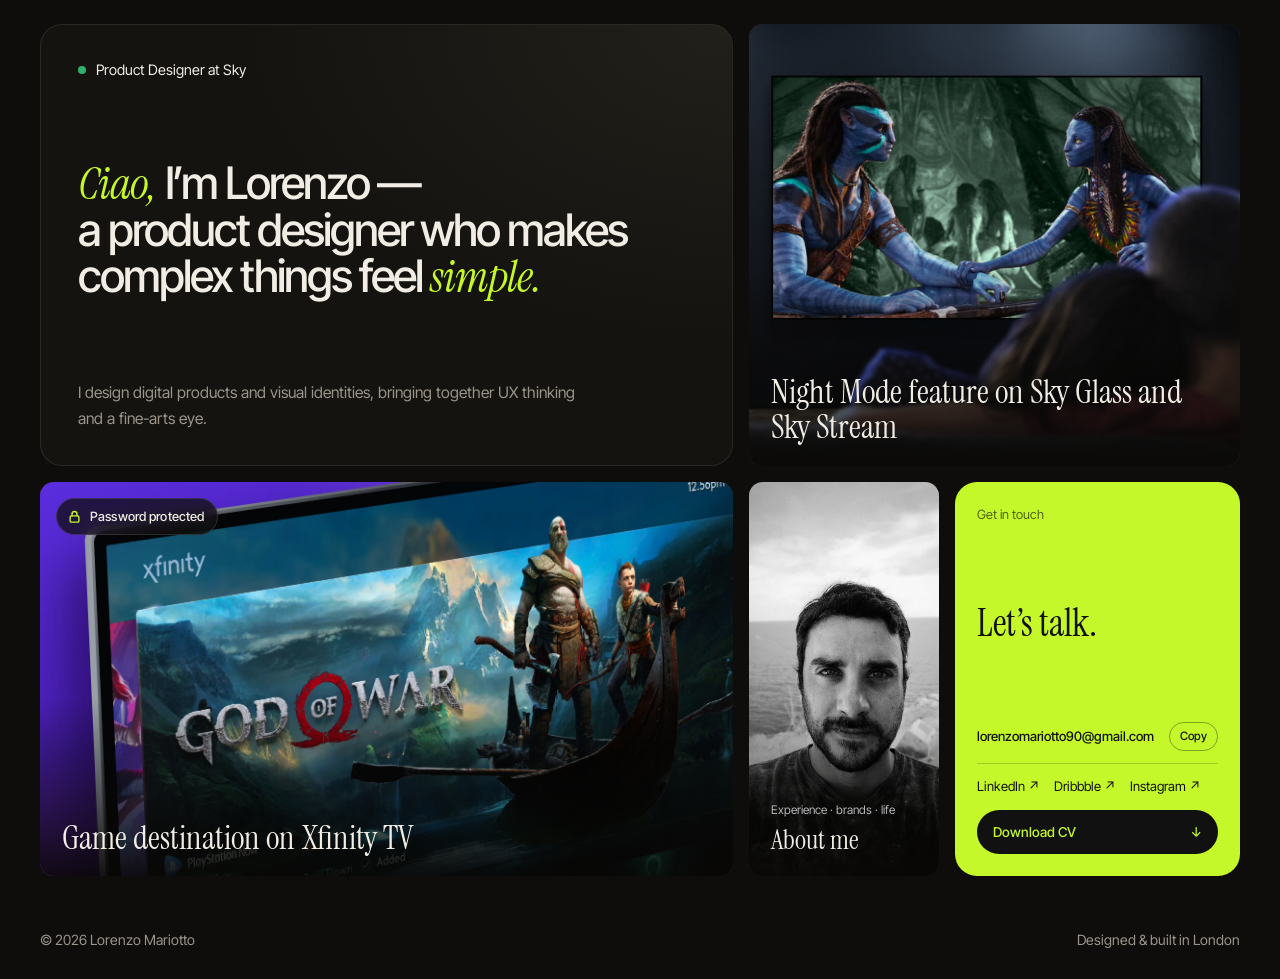
<file: index.html>
﻿<!DOCTYPE html>
<html lang="en">
<head>
  <meta charset="UTF-8">
  <meta name="viewport" content="width=device-width, initial-scale=1.0">
  <title>Lorenzo Mariotto — Product &amp; UX Designer, London</title>
  <meta name="description" content="Lorenzo Mariotto is a Product and UX Designer based in London, currently at Sky. Selected case studies, visual work and experience.">
  <meta property="og:title" content="Lorenzo Mariotto — Product &amp; UX Designer">
  <meta property="og:description" content="Product and UX Designer based in London, currently at Sky.">
  <meta property="og:type" content="website">
  <meta property="og:url" content="https://lorenzomariotto.com">
  <meta name="theme-color" content="#0e0d0b">
  <link rel="icon" href="data:image/svg+xml,<svg xmlns='http://www.w3.org/2000/svg' viewBox='0 0 100 100'><rect width='100' height='100' rx='22' fill='%2316140f'/><text x='50' y='68' font-size='54' text-anchor='middle' fill='%23f4f1ea' font-family='Georgia,serif' font-style='italic'>L</text></svg>">
  <link rel="preconnect" href="https://fonts.googleapis.com">
  <link rel="preconnect" href="https://fonts.gstatic.com" crossorigin>
  <link href="https://fonts.googleapis.com/css2?family=Instrument+Serif:ital@0;1&family=Inter+Tight:wght@400;500;600&display=swap" rel="stylesheet">
  <link rel="stylesheet" href="style.css">
  <script src="script.js" defer></script>
</head>
<body>
  <a class="skip-link" href="#main">Skip to content</a>

  <!-- No top navigation on the home page: everything is reachable from the bento grid. -->

  <main id="main">
    <!-- HERO: bento grid with intro, the two case studies, About page link and contact -->
    <section class="hero hero-bento container" id="top">
      <div class="bento">
        <div class="b b-intro reveal">
          <div class="hero-meta">
            <span class="status"><span class="dot" aria-hidden="true"></span>Product Designer at Sky</span>
          </div>
          <h1 class="hero-title">
            <em>Ciao,</em> I’m Lorenzo —<br>
            a product designer who makes<br class="hide-sm">
            complex things feel <em>simple.</em>
          </h1>
          <p class="b-lede">I design digital products and visual identities, bringing together UX thinking and a fine-arts eye.</p>
        </div>

        <a class="b b-case b-nm media reveal" href="night-mode.html">
          <img src="images/night-mode/thumb.jpg" alt="A couple cuddled up on the sofa watching Avatar on Sky Glass in a dark living room">
          <span class="b-cap"><strong>Night Mode feature on Sky Glass and Sky Stream</strong></span>
        </a>

        <a class="b b-case b-gv media reveal" href="game-vision.html">
          <img src="images/game-vision/thumb.jpg" alt="The Xfinity games billboard with God of War, on a TV shown at an angle">
          <span class="b-lock"><svg viewBox="0 0 24 24" aria-hidden="true"><rect x="5" y="11" width="14" height="10" rx="2"/><path d="M8 11V8a4 4 0 0 1 8 0v3"/></svg>Password protected</span>
          <span class="b-cap"><strong>Game destination on Xfinity TV</strong></span>
        </a>

        <div class="b-side">
          <a class="b b-photo media reveal" href="about.html">
            <img src="images/portrait-about.jpg" alt="Black and white portrait of Lorenzo Mariotto by the sea">
            <span class="b-cap"><small>Experience · brands · life</small><strong>About me</strong></span>
          </a>
          <div class="b b-mini b-contact reveal" id="contact">
            <small>Get in touch</small>
            <span class="big">Let’s talk.</span>
            <div class="b-contact-links">
              <span class="b-email"><a href="mailto:lorenzomariotto90@gmail.com">lorenzomariotto90@gmail.com</a><button class="b-copy" type="button" data-copy="lorenzomariotto90@gmail.com" aria-label="Copy email address">Copy</button></span>
              <ul class="b-socials">
                <li><a href="https://www.linkedin.com/in/lorenzo-mariotto-1b5647162" target="_blank" rel="noopener">LinkedIn ↗</a></li>
                <li><a href="https://dribbble.com/Wario" target="_blank" rel="noopener">Dribbble ↗</a></li>
                <li><a href="https://www.instagram.com/lorenzomariotto" target="_blank" rel="noopener">Instagram ↗</a></li>
              </ul>
              <a class="b-cv-btn" href="resume.pdf" download>Download CV <span aria-hidden="true">↓</span></a>
            </div>
          </div>
        </div>
      </div>
    </section>

    <!-- WORK (old case studies section) hidden: the case studies now live in the bento grid at the top.
         Remove "hidden" below to show it again. -->
    <section class="section container" id="work" hidden>
      <header class="section-head reveal">
        <p class="eyebrow">Selected work</p>
        <h2>Case studies</h2>
      </header>

      <!-- Case study tiles: image + number + title. The whole tile is a link. -->
      <div class="case-grid">
        <a class="case-tile reveal" href="night-mode.html">
          <span class="case-media media">
            <img src="images/night-mode/thumb.jpg" alt="A couple cuddled up on the sofa watching Avatar on Sky Glass in a dark living room" loading="lazy">
            <span class="media-fallback" aria-hidden="true">NIGHT MODE</span>
          </span>
          <span class="case-cap">
            <span class="case-index">01 — Sky Glass &amp; Stream · Accessibility</span>
            <span class="case-title">Night Mode feature on Sky Glass and Sky Stream <span class="case-arrow" aria-hidden="true">↗</span></span>
          </span>
        </a>

        <a class="case-tile reveal" href="game-vision.html">
          <span class="case-media media">
            <img src="images/game-vision/thumb.jpg" alt="The Xfinity games billboard with God of War, on a TV shown at an angle" loading="lazy">
            <span class="media-fallback" aria-hidden="true">GAME DESTINATION</span>
          </span>
          <span class="case-cap">
            <span class="case-index">02 — Xfinity · TV &amp; gaming</span>
            <span class="case-title">Game destination on Xfinity TV <span class="case-arrow" aria-hidden="true">↗</span></span>
          </span>
        </a>
      </div>

      <!-- SOMA case study hidden. Remove the "hidden" attribute below to show it again. -->
      <article class="case reveal" hidden>
        <a class="case-media media" href="soma.html" aria-label="Read the SOMA case study">
          <img src="images/soma-cover.jpg" alt="SOMA website redesign shown on desktop and mobile" loading="lazy">
          <span class="media-fallback" aria-hidden="true">SOMA</span>
        </a>
        <div class="case-body">
          <p class="case-index">02 — Website · UI/UX</p>
          <h3><a href="soma.html">SOMA</a></h3>
          <p>A redesign of the website for <em>SOMA</em>, Frictional Games’ sci-fi horror game about identity, consciousness and what it means to be human. I set out to improve navigation, visual hierarchy and overall appeal on both desktop and mobile.</p>
          <ul class="tags">
            <li>UX research</li><li>Information architecture</li><li>UI design</li><li>Responsive</li>
          </ul>
          <a class="text-link" href="soma.html">Read the case study <span aria-hidden="true">↗</span></a>
        </div>
      </article>

      <p class="work-note reveal">More work from my time at Sky and other product teams is available on request. <a class="text-link" href="#contact">Ask me about it ↗</a></p>
    </section>

    <!-- VISUALS -->
    <!-- Visuals section hidden. Remove the "hidden" attribute below (and restore the nav links) to show it again. -->
    <section class="section section-tint" id="visuals" hidden>
      <div class="container">
        <header class="section-head reveal">
          <p class="eyebrow">Visual design</p>
          <h2>Visuals</h2>
          <p class="section-note">A selection of visual and marketing work. Click any image to view it larger.</p>
        </header>
        <div class="gallery">
          <figure class="gallery-item media reveal wide"><img src="images/visuals/01.png" alt="Gunner movie app, home and film detail screens" loading="lazy"><span class="media-fallback" aria-hidden="true">01</span></figure>
          <figure class="gallery-item media reveal"><img src="images/visuals/02.jpg" alt="Gunner movie app, film detail with cast and crew" loading="lazy"><span class="media-fallback" aria-hidden="true">02</span></figure>
          <figure class="gallery-item media reveal"><img src="images/visuals/03.gif" alt="Gunner movie app shown on a phone" loading="lazy"><span class="media-fallback" aria-hidden="true">03</span></figure>
          <figure class="gallery-item media reveal wide"><img src="images/visuals/04.jpg" alt="Games store app concept, welcome and game detail screens" loading="lazy"><span class="media-fallback" aria-hidden="true">04</span></figure>
        </div>
      </div>
    </section>

  </main>

  <footer class="site-footer container">
    <p>© <span id="year">2026</span> Lorenzo Mariotto</p>
    <p>Designed &amp; built in London</p>
  </footer>

  <div class="lightbox" id="lightbox" role="dialog" aria-modal="true" aria-label="Image viewer" hidden>
    <button class="lightbox-close" type="button" aria-label="Close">×</button>
    <img alt="">
  </div>
  <div class="toast" id="toast" role="status" aria-live="polite"></div>
</body>
</html>
</file>
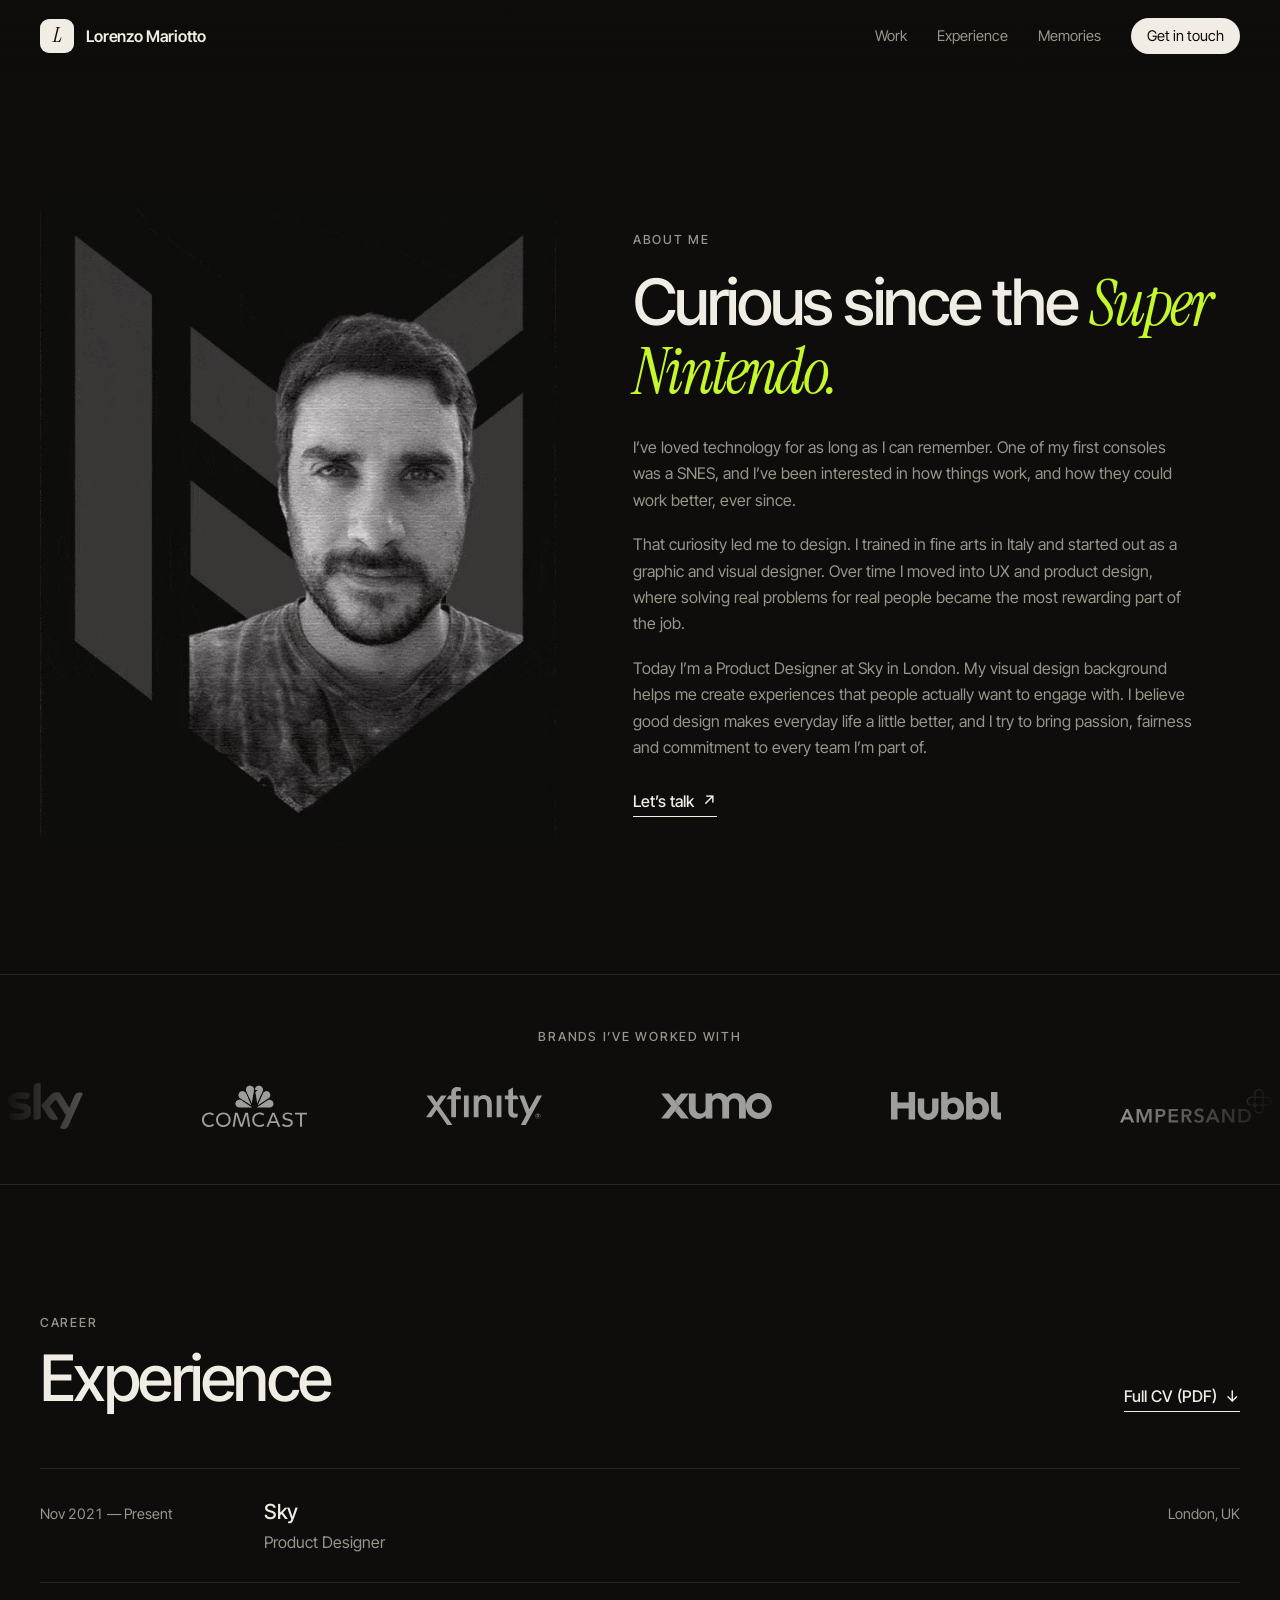
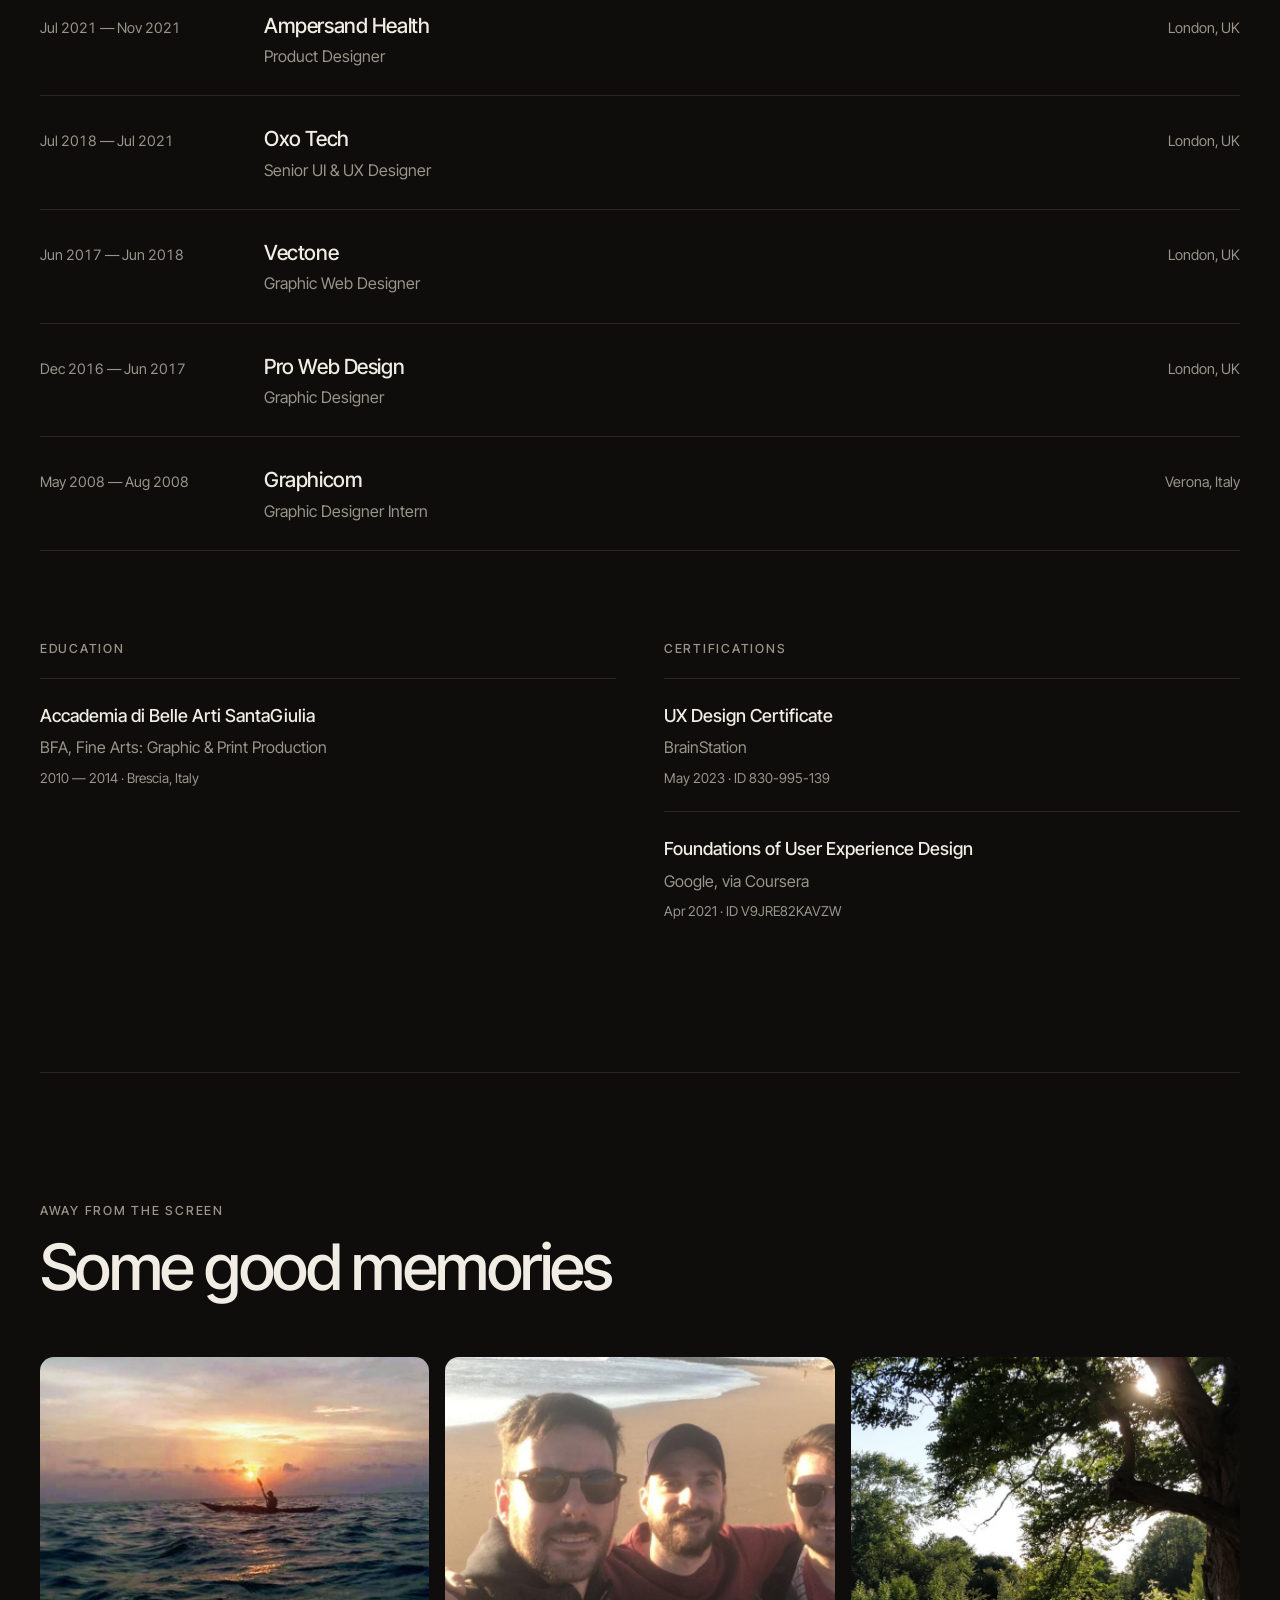
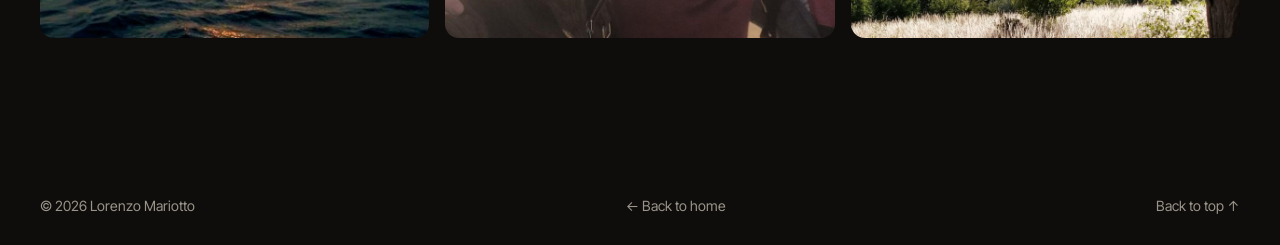
<file: about.html>
﻿<!DOCTYPE html>
<html lang="en">
<head>
  <meta charset="UTF-8">
  <meta name="viewport" content="width=device-width, initial-scale=1.0">
  <title>About — Lorenzo Mariotto, Product &amp; UX Designer</title>
  <meta name="description" content="About Lorenzo Mariotto: Product and UX Designer at Sky in London. Background, brands, experience and a few good memories.">
  <meta property="og:title" content="About — Lorenzo Mariotto">
  <meta property="og:description" content="Product and UX Designer based in London, currently at Sky.">
  <meta property="og:type" content="website">
  <meta property="og:url" content="https://lorenzomariotto.com/about.html">
  <meta name="theme-color" content="#0e0d0b">
  <link rel="icon" href="data:image/svg+xml,<svg xmlns='http://www.w3.org/2000/svg' viewBox='0 0 100 100'><rect width='100' height='100' rx='22' fill='%2316140f'/><text x='50' y='68' font-size='54' text-anchor='middle' fill='%23f4f1ea' font-family='Georgia,serif' font-style='italic'>L</text></svg>">
  <link rel="preconnect" href="https://fonts.googleapis.com">
  <link rel="preconnect" href="https://fonts.gstatic.com" crossorigin>
  <link href="https://fonts.googleapis.com/css2?family=Instrument+Serif:ital@0;1&family=Inter+Tight:wght@400;500;600&display=swap" rel="stylesheet">
  <link rel="stylesheet" href="style.css">
  <script src="script.js" defer></script>
</head>
<body>
  <a class="skip-link" href="#main">Skip to content</a>

  <header class="site-header">
    <nav class="nav container" aria-label="Main">
      <a class="brand" href="index.html" aria-label="Lorenzo Mariotto, home">
        <span class="brand-mark">L</span>
        <span class="brand-name">Lorenzo Mariotto</span>
      </a>
      <button class="menu-toggle" type="button" aria-expanded="false" aria-controls="nav-links">
        <span class="sr-only">Menu</span><span></span><span></span>
      </button>
      <ul class="nav-links" id="nav-links">
        <li><a href="index.html">Work</a></li>
        <li><a href="#experience">Experience</a></li>
        <li><a href="#memories">Memories</a></li>
        <li><a class="nav-cta" href="index.html#contact">Get in touch</a></li>
      </ul>
    </nav>
  </header>

  <main id="main" class="about-page">
    <!-- ABOUT -->
    <section class="section container about" id="about">
      <div class="about-media media reveal">
        <video autoplay muted loop playsinline preload="auto" poster="images/portrait-blend-poster.jpg" aria-label="Animated portrait of Lorenzo Mariotto"><source src="videos/portrait-blend.mp4" type="video/mp4"></video>
        <span class="media-fallback" aria-hidden="true">LM</span>
      </div>
      <div class="about-body reveal">
        <p class="eyebrow">About me</p>
        <h2>Curious since the <em>Super Nintendo.</em></h2>
        <p>I’ve loved technology for as long as I can remember. One of my first consoles was a SNES, and I’ve been interested in how things work, and how they could work better, ever since.</p>
        <p>That curiosity led me to design. I trained in fine arts in Italy and started out as a graphic and visual designer. Over time I moved into UX and product design, where solving real problems for real people became the most rewarding part of the job.</p>
        <p>Today I’m a Product Designer at Sky in London. My visual design background helps me create experiences that people actually want to engage with. I believe good design makes everyday life a little better, and I try to bring passion, fairness and commitment to every team I’m part of.</p>
        <a class="text-link" href="index.html#contact">Let’s talk <span aria-hidden="true">↗</span></a>
      </div>
    </section>

    <!-- CLIENTS -->
    <section class="clients" aria-labelledby="clients-title">
      <p class="eyebrow reveal" id="clients-title">Brands I’ve worked with</p>
      <div class="marquee reveal">
        <ul class="logo-group">
          <li class="logo" style="--h:46px"><img src="images/clients/sky.png" alt="Sky"><span class="logo-name">Sky</span></li>
          <li class="logo" style="--h:42px"><img src="images/clients/comcast.svg" alt="Comcast"><span class="logo-name">Comcast</span></li>
          <li class="logo" style="--h:38px"><img src="images/clients/xfinity.svg" alt="Xfinity"><span class="logo-name">Xfinity</span></li>
          <li class="logo" style="--h:26px"><img src="images/clients/xumo.svg" alt="Xumo TV"><span class="logo-name">Xumo TV</span></li>
          <li class="logo" style="--h:28px"><img src="images/clients/hubbl.svg" alt="Hubbl"><span class="logo-name">Hubbl</span></li>
          <li class="logo" style="--h:34px"><img src="images/clients/ampersand-health.svg" alt="Ampersand Health"><span class="logo-name">Ampersand Health</span></li>
        </ul>
      </div>
    </section>

    <!-- EXPERIENCE -->
    <section class="section container" id="experience">
      <header class="section-head reveal">
        <p class="eyebrow">Career</p>
        <h2>Experience</h2>
        <a class="text-link" href="resume.pdf" download>Full CV (PDF) <span aria-hidden="true">↓</span></a>
      </header>
      <ol class="timeline">
        <li class="role reveal">
          <span class="role-date">Nov 2021 — Present</span>
          <div><h3><a href="https://www.sky.com" target="_blank" rel="noopener">Sky</a></h3><p>Product Designer</p></div>
          <span class="role-place">London, UK</span>
        </li>
        <li class="role reveal">
          <span class="role-date">Jul 2021 — Nov 2021</span>
          <div><h3><a href="https://www.ampersandhealth.co.uk" target="_blank" rel="noopener">Ampersand Health</a></h3><p>Product Designer</p></div>
          <span class="role-place">London, UK</span>
        </li>
        <li class="role reveal">
          <span class="role-date">Jul 2018 — Jul 2021</span>
          <div><h3><a href="https://www.oxotech.co.uk" target="_blank" rel="noopener">Oxo Tech</a></h3><p>Senior UI &amp; UX Designer</p></div>
          <span class="role-place">London, UK</span>
        </li>
        <li class="role reveal">
          <span class="role-date">Jun 2017 — Jun 2018</span>
          <div><h3><a href="https://www.vectonemobile.co.uk" target="_blank" rel="noopener">Vectone</a></h3><p>Graphic Web Designer</p></div>
          <span class="role-place">London, UK</span>
        </li>
        <li class="role reveal">
          <span class="role-date">Dec 2016 — Jun 2017</span>
          <div><h3><a href="https://www.prowebdesignuk.com" target="_blank" rel="noopener">Pro Web Design</a></h3><p>Graphic Designer</p></div>
          <span class="role-place">London, UK</span>
        </li>
        <li class="role reveal">
          <span class="role-date">May 2008 — Aug 2008</span>
          <div><h3><a href="https://www.graphicom.it" target="_blank" rel="noopener">Graphicom</a></h3><p>Graphic Designer Intern</p></div>
          <span class="role-place">Verona, Italy</span>
        </li>
      </ol>

      <div class="credentials">
        <div class="cred-col reveal">
          <p class="eyebrow">Education</p>
          <div class="cred">
            <h3><a href="https://www.accademiasantagiulia.it" target="_blank" rel="noopener">Accademia di Belle Arti SantaGiulia</a></h3>
            <p>BFA, Fine Arts: Graphic &amp; Print Production</p>
            <span>2010 — 2014 · Brescia, Italy</span>
          </div>
        </div>
        <div class="cred-col reveal">
          <p class="eyebrow">Certifications</p>
          <div class="cred">
            <h3>UX Design Certificate</h3>
            <p>BrainStation</p>
            <span>May 2023 · ID 830-995-139</span>
          </div>
          <div class="cred">
            <h3>Foundations of User Experience Design</h3>
            <p>Google, via Coursera</p>
            <span>Apr 2021 · ID V9JRE82KAVZW</span>
          </div>
        </div>
      </div>
    </section>

    <!-- MEMORIES -->
    <section class="section container memories" id="memories">
      <header class="section-head reveal">
        <p class="eyebrow">Away from the screen</p>
        <h2>Some good memories</h2>
      </header>
      <div class="gallery">
        <figure class="gallery-item media reveal"><img src="images/memories/kayak.jpg" alt="Kayaking out at sunset" loading="lazy"><span class="media-fallback" aria-hidden="true">01</span></figure>
        <figure class="gallery-item media reveal"><img src="images/memories/friends-beach.jpg" alt="Holiday with friends on the beach" loading="lazy"><span class="media-fallback" aria-hidden="true">02</span></figure>
        <figure class="gallery-item media reveal"><img src="images/memories/tree-sun.jpg" alt="Sun shining through a large tree over a field" loading="lazy"><span class="media-fallback" aria-hidden="true">03</span></figure>
      </div>
    </section>

  </main>

  <footer class="site-footer container">
    <p>© <span id="year">2026</span> Lorenzo Mariotto</p>
    <p><a href="index.html">← Back to home</a></p>
    <a href="#about">Back to top ↑</a>
  </footer>

  <div class="lightbox" id="lightbox" role="dialog" aria-modal="true" aria-label="Image viewer" hidden>
    <button class="lightbox-close" type="button" aria-label="Close">×</button>
    <img alt="">
  </div>
  <div class="toast" id="toast" role="status" aria-live="polite"></div>
</body>
</html>
</file>
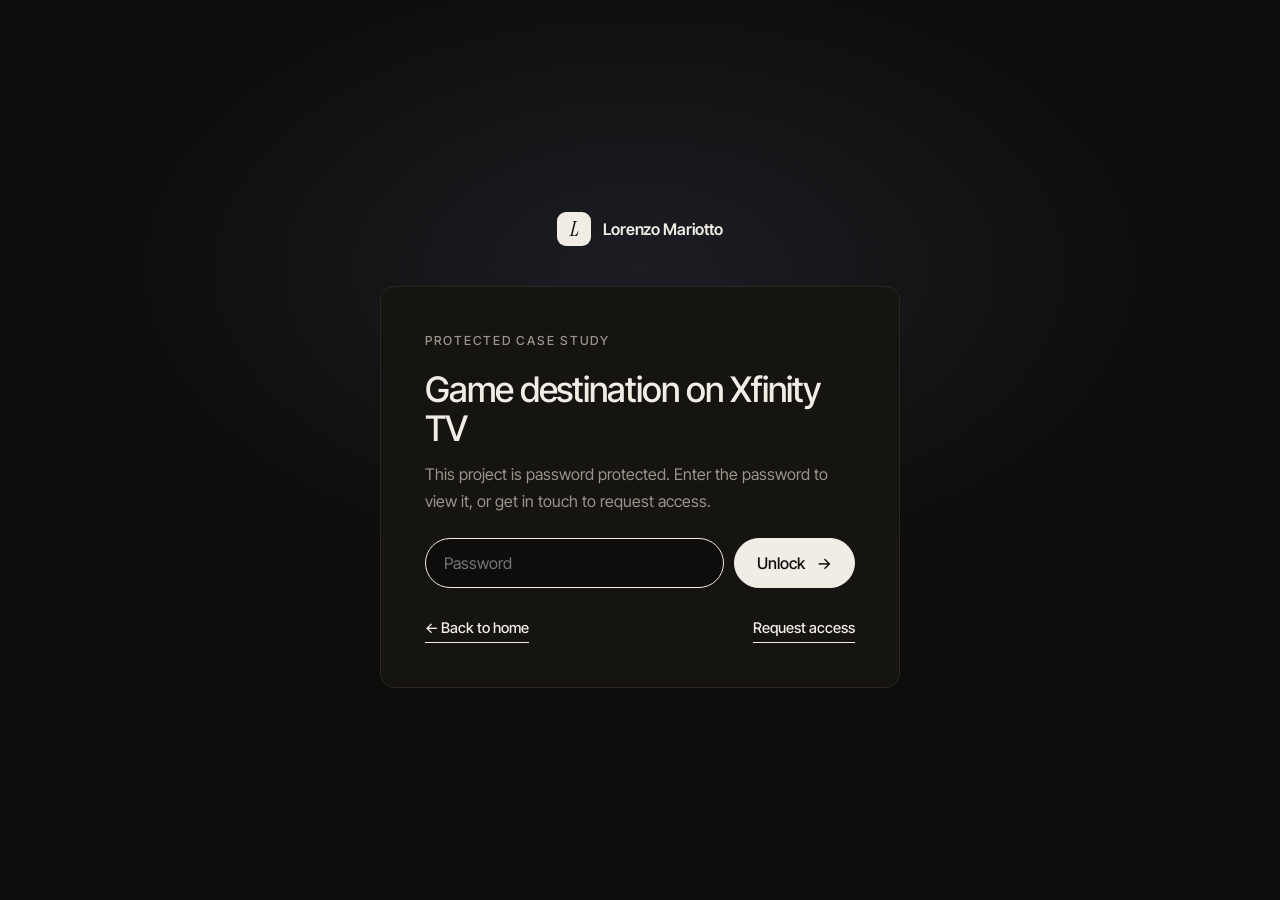
<file: game-vision.html>
<!DOCTYPE html>
<html lang="en">
<head>
  <meta charset="UTF-8">
  <meta name="viewport" content="width=device-width, initial-scale=1.0">
  <title>Game destination on Xfinity TV — Lorenzo Mariotto</title>
  <meta name="description" content="Case study: a games destination for Xfinity TV. Discover, play, watch and connect from the sofa, from the category rail to a detailed game page.">
  <meta property="og:title" content="Game destination on Xfinity TV — Case study by Lorenzo Mariotto">
  <meta property="og:type" content="article">
  <meta name="theme-color" content="#0e0d0b">
  <link rel="icon" href="data:image/svg+xml,<svg xmlns='http://www.w3.org/2000/svg' viewBox='0 0 100 100'><rect width='100' height='100' rx='22' fill='%2316140f'/><text x='50' y='68' font-size='54' text-anchor='middle' fill='%23f4f1ea' font-family='Georgia,serif' font-style='italic'>L</text></svg>">
  <link rel="preconnect" href="https://fonts.googleapis.com">
  <link rel="preconnect" href="https://fonts.gstatic.com" crossorigin>
  <link href="https://fonts.googleapis.com/css2?family=Instrument+Serif:ital@0;1&family=Inter+Tight:wght@400;500;600&display=swap" rel="stylesheet">
  <link rel="stylesheet" href="style.css">
</head>
<body>
  <main class="lock" id="lock">
    <a class="brand" href="index.html" aria-label="Lorenzo Mariotto, home">
      <span class="brand-mark">L</span>
      <span class="brand-name">Lorenzo Mariotto</span>
    </a>
    <form class="lock-card" id="lock-form" autocomplete="off">
      <p class="eyebrow">Protected case study</p>
      <h1>Game destination on Xfinity TV</h1>
      <p class="lock-note">This project is password protected. Enter the password to view it, or get in touch to request access.</p>
      <label class="sr-only" for="lock-pw">Password</label>
      <div class="lock-row">
        <input id="lock-pw" type="password" placeholder="Password" required autofocus>
        <button class="button" type="submit">Unlock <span aria-hidden="true">→</span></button>
      </div>
      <p class="lock-error" id="lock-error" role="alert" hidden>That password isn’t right. Please try again.</p>
      <p class="lock-links"><a class="text-link" href="index.html">← Back to home</a> <a class="text-link" href="index.html#contact">Request access</a></p>
    </form>
    <noscript><p class="lock-note">Please enable JavaScript to unlock this page.</p></noscript>
  </main>
  <script>
  (() => {
    const DATA = { salt: "YfiZNeXy0X+YAWSuUO7rOw==", iv: "EVvaecTKPXmkYdqD", ct: "CNAT7E5SjdDLJVq6chMjRBX9iLJRFIghvxmoY76lMh0k1ID2zA9qr0VMSfg/LETaEtTkfclUBwIMzhN8VOeGywmPRDMU3IkJfcGEvuN3W+32jwclT1rC5ZQC/MJfKzINcsEJhzT1fCW/hEPXfpCW3TdypuE7WglJoBcqvgGxgc9Nk5+jjEqvseKfxTF6gZlleTV+nz+x0xx5mD6PQpVUp5F7TCMaLSwpiV9r8Hjy+la9Yh6SxMcj7Tcj9AkKzzbxUD6zv/8jJ7sbVCHCtTLyVsw4m4gjmSsPZELGCatbp0LOltw5qaGjvsJfTFaRS1jYyMLeV2q9Uo276SNhLQgqOInllXL5VkPsqRMkD095ShalDV2T1H3EULPiFItl40jaei5/RJd/qV8PZDqeVYbgmc78uCNzjzSJkLn558i0x8QnXFu7UTZdtsdRej3OEUV2EvXQbos8N+l5JpBdEBJh4KwoXCyrlMZ77rJ15Gwj8CjPwnxNfF4Tbj/buWI6FwH2DX4Co9fNnrN6sfBUqllW22SvdvHG5kX4mbDd9pgxgPGFjbBS7Znav4FQANunNzh0im7yQAMdEr8C4NElhu8ploQiqW/SOxPVVahZbbzBZyT18zt6wKddUaxYwLFm/CwxiUPoD12rDGbAVLr9Ie7yLA7TOp6v1ubJM6o9RWVy2YJqECUHJSxzPKvNudu4Me3CosbjCH0ZYv6nsLHEgRDMKJXskNyqZNfqcaj8RxdEQAkWC9+gsC2SwZcUNJ360M/7k6ziDquyi9ojKO+tUJGpTYUCNGysrfO7FcDFmQXoVoOujkp7HwW24Dsox2zrArwx/[base64]/i9Bl0xt0+oLcS8iNH72iM3Rsot4wYN9NZ8qHhCD+4vYdT/FbnKnlJWKl59XSauT2a/TmE7al6AGjGZ/vQfXiYCU135xXIN6MFQY5SUl3aX45UDT4VX5xSxu+uZYleSNQo6m7wq+LAYZTItNnaXkw6e5evxmQhEY0F9SCCVcCRX0jAQBuxoQAAWIeWIHRs1/lz68lh0GSQMVokJRoFLj3uy/3PHUCtddq5f5DTXNE3icd5ZTQaczH7qhEvrCgvPhp0Te9gGXneZgEkB51pIZccX9XtWWFKc0QtZ4k7Ev1rCi9C7PDDnstt0Vy+hqEspEtEI61pFZoAmJb4g2lqcI29g9Tow8VgSw/5qaMc8Qfyex7VWIABfr1ltwrwacXbSNiJNQFeJBB7oPVUqW9wbHfxyrjBeYdwAsD61MxbyCmPJkk1mmJiyVUoSj/PWSNySD8nyclGJvcgB9RIQ/YoBnHRxt92kvBhrgkDf2GGs+BSjJacFNVKeSiNVgGwgOOcB5ZlC5TXIGCcl197k6CyVu/9V9IrhYeIiKQjhoRThuTwQpi+Vyo1XTwSFvIX5l5mDn4tg8+hnKLYl6ul2qoqy24dD3xnnJI5WWAJJP8JdEoC8apPBzHE3KR6okP9nILsP7voFZ2jvzqnKmssYT0t6rrsCSmJE/B0CwFtiiA1q0gtUD9t22VwgLDqxLsVdtzS+p3nXRXu+O1D2B3X1Odx8NJY/4FhwHutQUk4E5oNu7TaPNjBxk8jopeztA/Htnhw8UgOnyQXPq6Qs5PNLWYjxXDzToLQDGJoF9tt4+Sf6UHoY4nkqmb+9V36eZoVCguyI6HbpUYruccc0Y1u+gMWBOiYyroFiZTPLflpUvy0MeNprihhSI19wt1DXV2u7gwDaHw9ai1Fbx8+EkYOvv/KHW388SkFn7TnUMAoHhLG+J114tEGX0fQA5d0cH88XgCirb+wET/hUFLIsumabCyAs5oTXKDZ2xmI1gb9M+kA/BU4mnJmcEehXUyxQ2MF3cyihk+qWq+bv/FyZ8e9bUpUeGIX8lyKQX/8uz8j2lI4r3vSTEEVdOzg3u/sKkRMOmJ+u5qh8gceE1dcw4adEHxux4ZiGKV72oz7Zf8/AVoek2xLRwDdn74I7ED5YbaqtFS6R1+/6JI7HxxOjGi8Ti1cwuPnQrbfBrI5lUVBrDN4ltrF5x8D5O9R4CKLqvBnKc0oZmMtd5/O0l9m5ngHxuFjjuX69JU0qY5Mh5A+VL7+fwx7fahfjBaZ0nVsfoUjQATA83Fda9OwvYsAwArqnZUo7Ih1YJqpo2YUtXpfg3awa0tNaMcKw+xC4BkK0A/5aMwGHk3QWkxXUek5sr0eYNYtJSgJC3OVZLVY5yOKdzsbWrN/1m49g/90g6BBNyG6L2jo0gZUnTZIFfqOdQLn3Pw0rH+D+jULh883m8cWIvYC+y8T3e/[base64]/Ktkk5Mw+gFtqFrkNu6fr6tmplIX90JOnjPheLy43xxEyT+emPYO4hSlcBXYpraTB2r9jVkFDh15QAo5FwKsnnvwxygLUDfiL6+zQhEO7oRBb3GpkQrfT8MOkH5uOpenglhztveVaM1oEM1JBkNXeD8xfkQ4NDdUViFs5XFHkE6cwgWCE7CdYnrlnSK3o7BZRl0mhe/7N/zL5nHWD04rIVio3m2/9leoZ3Balx5nS7tR9PlPsDWqFU8x8xOiomnPQcRhHJTcwgd4sex4bgyRkiWNU1jwKjfYeYu9wUXy/FDmpeOTbybJoFRkC9B8k9IZ74wl01EMJTEEwqmBJHqrEVvVVbeq6349slliJgYqE3lX3Q8N9W2RCCjFI+jrKflOvgvBOgV1ZK9fK/A7Bffs6W60t/DF7Vr0dGJuUyPE/28LNNzHbd0Dlvxs+GhP3beGRL9LERMNCTmldDIoezm4qliI1qq4wa38OWm3o0Ddl1WBYQRMjws9+0j05ghhohJK6w6fgngGRdNopHVeYwA3f1Sh2Kuu9ZBdAfz5+WsNowtQt/E9V2KDR0KTUUY57Z91JlV4U18h1WbHpwBxZ7qb5wyDzKKzWeDAVF+Y2gbe30sPkFv9iAgLpYLSyVXybjohhM4OcsNVTWp2/BjCDJVf/isy0FCYJNvIU71+YruH5QwcwBUWxwqH4AugIaTjCSegXedXUJsmVaIO9Lfx+d9zmbuRO+QcJtXZujcgsqxYNbE7Bjl8LqN987dfudoXC1QVQ0TBqcRYRhci2LjQbV/+45zPv9JNIYoqC80WlT+tPz2IRtYu2R9Ac9rm4Yw+4InsxsJT+K6b/mdVz+FbpmmVdlaSBPMTBPwqhFJjy3ebtVu+3A4Qf48E9PTXwCxBTsw6XHss2NaDkmF79GnomVpSsdbD7B6kQveJhevkvf2uXKJOW1pZ1Z4IPPy9yxvnGalH7c9gtcjXYtHXi3O2iOJIkTyCOVKVhBuJ4nNf9b2fPlhFtLVGRvU7+8gS/z3lErdYQ644zZvxq3/Nd0y1J6SIiuM7KUXGg/0e7klxzM2Ua+QeYHmSW53b6Q5oKEv8h55XTLNMQaIc8USElh2zBBDpVSkL5kaj/PPUifkep+YRhcQKZcI6mVL2J7a2BawNWzn+F9De6qD6RDkL45JoZNiMbKusitoi4DpmJLjewYm+ZYPOqkN0kmK0KTQ1rruSCCxzqDVOF5LY0mOOlpD9s8vwxf1Ii+aSfZ6EYukH23bHjoGNbHYx5+FsWsK/ZvCapGTXsVgWqKRtKDY2kv3Q8/3cHk/YN++A4wpf94Ahm5fQ2S90QHcYCru8Indkh8WhygkBlqp6ja8PM2trsrLX5TT90yG6rfzcic7VyO8i9zvKdLMHXZft9fv5DHTq205Md+t6pJ//hodJf4co76dDpK0VR7CWC4zRulRJQWkZQwcgOsSvWmPdmIUqZf7H9j8vmGpfoYLP1XXY5Lp/2cK67f876YqyvqBmbq3hW/tHbThvKFyOM8Eh+GOou2VccziXklCSv1tqdkD7zzm/SMOAEbhhH8xkQZY3ErnubE+VK/29gcWSK8p7bAOyh+Gw7zNzDzjmyjTmKhKh9acQ17Ph9KsE3M+/uSoK4NxofvXPEgo7d8A/m4FHHyOqHMEMZtX1rei+4aH2ygZViDzEToKjtXavGk8Dt270ixpYY3GXFprpkPdAzW1Wmn+gLfi3MpenaaltueKbBpTHT/[base64]/7sOFDDAHOpHT8rauGTJG1VXf4AcHtG/whYWUF26AqBkhq9WDm+k/+kbq0KhI9v71udtvCbYSfJMOTV42I4YYYr3D4Qw6t+oCC5RBwECOo0G/EpicYS8IOCQ0kI6b9BA5MwyhD76ZMqnT7j7culDZ7yxVbv3t7G0JlUdjsoN8dbk5NNa3utRC4ziQieQgDvOkNGvnoVrvsBdXnGKYgOfGfqSTWJ89ufGGlv+YeqleFctLB6BkM2TgkEUNnrjVO9eTAX6T15Hi0n9pAefRmHi/8/iQVS2Vpyj3j96vM7DLZy5KvMV1N2J0lqyJhRpSa26zI/HJFPHDZ8nAYtI2M4W8buIx0X5TQNKAJ+AF4k14FQ/o+jYP3KocqHWDj6fmjaRVX4ox8Kaf259cCjoglDtfStVpcCeHpuBjJog7WAh/IV78/7kv/oPrgGGDqmV0J/[base64]/6QW0FSCqA/7jK4Yzzokz+BQxTiKE8nZy684qEtf1jMOfzRIpghXF0SF5JPO6OAU87+hViufDVhYYdaP/Xlq+5wDWNXX4p1bBBFUs/rKdegQ+9+2Nd+tuUZJnrpJv8tLG2FIBxB7ZIo8Bc2aAKKlKkC8qyZOy9706QF3sDWVX9EOAK3rZCYfWQ8nN3FNO/1X2LnmgYmAji3QJU7PERhsXW2nR6LDr0VzWjJ7BBZoy2J4ilSkA8XBdBtpYgxprDbHB8AyeSGCIcTRIDsmnC8jKzzBfCTUC6iw3JfZ5hxYf+HFVRgD60jxwQyhasFp8Uzzgj5sBYBoR72LT5BOMEuA6bz+7qpC2n8hHLlzPAAyft2xgEe1gW7wTMMVxfAxdlLjTC4/xSb7aofpw5mzJfGYyay6xdQ0k86qU+q/XdXZDb+tITN0QdQUzhN9wcEAVHXh5Q1TQ6f9qXyc/yrodo8HNqEC5trmvgXvwV/JGedd165Xu3sp1xQCf1j/3IuzNYmYvgItcHEc0ruWklYHdXXNLGpNYbbWxt3ThgLfwWal9noxDFtO7Xuxy6EBfiZuIwj5sHG9XmsytFIoldiIkxRaeciPXE/jVggPRdi++uL3VeO64FDp+/KfcNwwJL94wKzNn1WOnulkWYV3/rdQuYCt8yr56Loq9tiYd+r2NCf+4A2hNYdVCJAocd8G/Uv2HYyMC4Ath0c6GKy3+aOAEE0u1nq7Pgn6mV4/rMAeyrwM326UulkNNBzVkOi8yNJmo89tduQrbhy+bk5U5tp/uuriwUhosOYVuxNLgOAbbDQOXIAHwodbSQCPuxMk29d/Si1bI7gpKj1LreSNRGwyhaVkMeIJLgQmfEIZIkfF8WHG2F1cJt5XrApJQpte3R5sovy0WokN5k0MTe4zuQXxD3Rs5JmQEMTvf9dKk08+h3qqiD1/6/HsM+dtQIySIfImpBC+sUxkm+DbuHpp7v2nFdFqWmfB7QXoSRrFzv2ZoD1oUIi90QgOWeGi2BMBgf6f7+CpcELPF7AEtbhXX08yC1SQOrXtDoSZOYz81Ms2hlb47yO/42NBL1SmC2AH/OWHOUDId+fT7Ym8FUqxsINQet7tl6i7A3yp1xeCQXrMW6/neNoUAZXX9dVuJiN/SCpaehF+vMnqASlOfFnBKIeJ3iqshXG+Nceyms7r+fV/dE/TTAxFM552wb3tH3vTy+RVDOUWMIYWpNDPPuFJTlm8MFskBBBzCH/W7KYWX6KnzgoDJ35UhWMo/+effvWUY+ATU+2cE2wHRAGJDHtS7sMFg74X0IlSBdLWBfo7F3qIvilmQrHuv6XtOXwrdl/aKoy96SlvOGO4jBNzTLsjwGjgJHAzXKBDSC04osSo6TO52xEtoPE5wzEFKqy+yG3UTlWggNYLVsi1av14RjFp2sbFWsZVt96YfwPJoT+O6gxGONn5RKdzb0KAnzGxnI6+XZx5X1OoPr2KJVjH7QJPE5UFYy/jWwFPDzcd4gOzcqUyTaC1wiVB3Xba/tMdwJII49MXkuEGGGOsrIM3OXzGBZ0HkWKGQq0JSmN/[base64]/bAPFKGi/jT6ONmoasCAdnE+7FsRoxl5ufNHPkWLcvHfallYZobpt5M7BvH5fQGVsAuKHMPAoapro6GWcpluWpwxuaRnIcXH/0s4SDd+Ws/1uIHjQ6GWXJqEWgoxHXP3dvlzHtstzBG3dHH6yvlyopZT/soMaIR+BGxcvjYaRm0SYU7UnHNoWCzmzDulCaRWR6YxGTmSH4Ri7TtRB7wNmkKoh/6deqz9SJrIvk55T1lu/KR1HZinCHKaPUUI3SAPNfQRLS3Jq6GW9U4WlvoEeQTazSUxvhXIrlT1P0CepOp9HapQkYrg3J/wLHvg5bCYSGfYO41UsXzu3wE9YSJ4+MB20mrsjc5txyNCr7rluvuR8zgYSQElRljOw3xUU+/sqh9KdvUqMALyoZ3RqhrC8hXiKfrw5Ct3srHEgmzBJYSioGJtXm8N+CU1fYBcvpNVecwLOvtjHw3SS4EMetBBmBLSo/XzU7rgvNqWKDRrkmcWRaxyUntI6hnsSqCPglGsD100R8AJwTk/0VqOCF/UbwBokm89pdLbrjKqzqJJJlzC80MRqp3vBi5Y4730acGUwFpp1/l3y9VtJBLLafLsbx9OSnuUqgottyTPtnWS+sx6Q3Roqz8FoalUN6VHqe5egXMWSVEPmPMcMQW5bP3yGBm2CJCoRHHdhG6sHDjNRpYeNsnobQ++Kpt3vaXGvOTgSbGrxI6gFuabaE/+qO7eT3+1MzMCMYikdi430mBnIo2rzhq+jmZeTjZnghQ3aT2w3YfOlNaWSzHu2vsBAF0SJGBxlq9+HiUFnFe+dMtwKgVAvfBEYAims90rdUd0NwtwNKLLenmMhy/EbdCtVYepg0ry6j1sDPFGxLtWJ0Mu+K25YMG2hDAT79l6N0/MYjzjpU709uJhlmyxmAblNfUedEr1xIPJCxHAFRuJa7j05yLRaWYIj2M3z2FqADh1P58id4dp5/E/43f/piMrVCY+cYqzb3KK1kojEBfkVJulAughiihHst31XfxjBm8ygtMSAfW48onKj35YOP2/QbEgE1iwYdXFcXMtFd/BDpSDHmV6iJp306rkt2V04CJh5KGntq3xYdGjyvN15254OvuidmKv/vSc8AEIl9KX2bulrguvpsJ7VNeOxzw2BeF7dVmVPeTTrGX1SQmAFm5Fh/RiY50IC0IbOXLK/[base64]/5oEA7laeLgWYGni2bDDHzrCR8IZxLifuESuI2c4KVdlq0hIrHszWXX+lkAt3M7tefJhI4wc/uaYZR3Qa6DSwAvOKwHsFaKMONvMhMvDb7d/fep9XjJuNZvP+3kTGwzylK1+tGbH0MwtQmcDiDEgJkcEqx3VC9NcpqLwxz+G1Ts7XdMQvIQWtOQyu11QjQ7H3G23lAUz/JGhoToPlDtgUDIwKdCarFZj7rb4YMiX9FlTgPDc0b9aomzIEPRldGH/[base64]/8vo+LJqbiuFpBGoUehDRZvscAvoc/v8WUOsondMzb9zUj0QSEbU2qD1l3DOzvk9bdLQeRUcZRga0sIAVFJdBW5xU6zpZS9QItlEO/O2vCTx6brUlt51rZ8orKoNeuBe0TxZvYtdc6/35m4N6CTHutnlF7ZvkMghO90hKQq2uPIke9h2MIOtZFHyGwv+pFqxVmQoTrXdnsN8ttNP6JTerH0HFjUY5T9tUAQd4xHTvVdXaXBdZhfc/nY+c+3qswLPm+DKhIRrn68goigYZH4h8oKYGBlWenNUR/aonibmuVW7KIvxS0hZz5Yxxv4j4M1o+slsh0cn72asbt54lg65y65hz6B0hKEx3FVxpzG1yorB++oxevK4298lklc2XS7GEmjt689hyiAFWsSaAd26rmC6bbsr37IXFbIDoNK/wa6E7Elw5KePlrtMIQGhy9EQ5D4kIog821y90J604KvTF84V4BX8Sw2RDn2hhuFJQc1E5Yn40iRifGcUcNM08f17OxLBR7T8WjeE0Aep53pLEHfwpu5zFQH+y8mFCZRnFPvvzsb9AnVCK/tR4aG9T9kjijc5+X64/HLSOytpTyIat7jytvQUskptdIyy7QaFmeWDPA/rs3F181yy8VC4No17u+38/9thEVhtBS2Vz7rnsDUyMNn07D12xogYq4OiQH7jZ0pcfShT/uWwECojM5LBEQoobM8Yt+f+ZeK37fY7CLK7nsMeGHfRwZ858w+aQwV9CHiGTWYm4UIF8HAK6e3PjKIfc2PnN2JE6GjnmxaNKaGZ6zowfyjnAlif+u92OIlx+wLjNXLLfhZHWHcKXQASnJQ/PTS1rHGoZrK5z2+usUKiiPg/e3saospUNbve1Lhqevf0lR20Cw8MAU4VT/BER2FrYLmERcR4KQyL5+PU3022usysatdSticUP29I/KMCjezOhoNrxeSIxDm/GWfP3E4PWLJrz7NfxJy2yFGLmLSTHomeEtGuTQ8FilJ/L20x1gmQ/8UQIBm6G4D532Eh9PcxMml/zfVK4FLIomCb3HzJavwqHGhav56jalkUskzuszC52cYYf0xmosGbXQouUPdm+6+L+gdV2F56/UpDI+3m73PLJhbpfhVnSKPx1rBitpeajULtv/iOIxKtgoGbCnOI8hxrHe78s8eng76wA3po8olr+CWcBXBfuX5FKr+CXuJNeaHTbbcAflqSiTu09LDQT/nGvhpAk6ewRWNyBaoAamyWznhVFrvBOhoaebpqmZLZE9ZYsdwMDKH+mR6IviUtHYXgLo3WH1bh3V5hfbs22pvqJ5z044YMTe3/QgYJUBiXDasT0vCrCz/CY7hGMEVOK5LjFhlA+Na32RB5rtKBDhGUtNID1siAu03s+lD0LHrSgJ7YIftn9RarmVfqXr750zxdzU7tqcEuJ9GACU/M/QxMmsg5Xfn3cSfyTiYWJgl3REzV481gGVcaj16/BDbb/QnvDE4l3KH5qtiVNXU6/uxpTDFGKmr7k7UMpdzEcvPMlnu0SQrYYQIfio2jLlpWw+mpykCw6c3FhUlPW/hpCghKGQA7vs5CUVkCFvG9gFzUJajmSj1351mieDa555zIsa+QGWptn6IIB6ZdJrQYiCulB5WvPfsuCx6wEygcR+uHDInN5iJWSZ4FBGyQkNRWIO6avDhSd+BlDhVYYcupSE2pvqQDoKyEcezYoibXWvQtDU7gLg9fIPo9GiQGGJR/JkCD08/YjP8WLrwxxmRzLkKHhmtoDu5AP+nE0KdmMjnDbau313zg8SmoWoUP0BunvbSiD8W4ViNk+zfX8q1um3F04zsHdpHWFg4Cmqr/[base64]/M3nDFus21tgE8JfKvxbbm9DmAXhRTgnosCHIElWumCykRd+FqQQJJ1RxF6q1lqStMmkwLqpQ9s3fAczoZF0HLeGOOSxCe5kWhnBXnWAOLE8JtpOJcmZ2kEiGNdS6qAmxyjSihEBCWRxD/DksEp5KLkY5zXuEyTQ0qPjwi7rmgbBg7s73kwCOGmUvaewjOEsj7YWc7FSYcNAku5ROhwldyOt2DRG/debdXLyW9pwZ6Qh7w8hTjiw2QTCeOGqrK3fm33e4z9WIgyvkQ9VA1mIIQrpeIX/WMnRBSCVMriL1ji3uN0V/zzCG7LEtf42ODvJGrvGNpwU903OSsz5BMYaXeHRi/v2NNR3V62pqQNcgvS1t7YqvQa4l1bkhfXST1/idLdT2O9I/rUG2UcmuE/CposkGF7e+6upF7yLS9Yvznr6qPoP1ZG5pS8v1UHT6c6b2zEsHdFZhlyBfTM9YezEeBlakAdS8gUTNoKMOBzsbhL753LSy4pqKB3vUHL/I3fgyTzO/F2TJSSgFwnYUHC2MvNOGBbThYjiJ+JM9n8llBRIYvh1JaYsh8yCu+zr9l1CsTjStxx5BxxlnCHVtLlOxLsC5nvQB8vKG8kFGLWrQTR5QZH3ZVLRGVYVBshEH9simq0Ucwx9YJMoYpj5Jqe7oUsxXqhtVFyuMFLRhE/6O7XUHABSGvjS61PhbMYse+17b+w1hVpDk6sIqpDwLO7ANypb5SyTjFuTiNpiTJSc1jg3+edq2dKPdUoEGsGfFhBMc55OWjhuacVI9z0N608bv0ggzx59gjNizTW0ACwsmrFl6DNEwRBHUvh3SbhkreC3cGLERkTg6mC7wQ7wRKWgPCfeBA/ecR6WTKhRvt7FsxiltBa7s4TIgmxYs0W7arUuyuYt34oEHdLOCkmZG4vwpkJYN3ydk+5JSJ4EaxX/73lFThlScrYphHuw/[base64]/iWxhwl7YiD4MZYlygSSkUnEIh7ZJzFoWAxEtuWYjEyioR2CNCFYgF8TCi3Jk2t+aV1bUFJxdabyZd2kaa9B1f2gc+rPSBYhyb3snlj7dqL9r14yceYy1uOx+fRgnrd3RLhfkELeIaeShsGqsnPkuDl3q05suezOvxQNLF1odz0kkJT55R/eX1luDd/MK4Aixjuupif0u5HmrbWacejUeWlcKN4AAnzxxq7ESzBKfUGTPHSLTjKOGWXB3pQGeRxHUZwcJLsm3vA2R9ZDNEecBEKGfXbPzhyVEH5F66E3zofgRQpiGF2R4T57/s5DP0KNfDQM7jw8mGX7xjw9JMzjj4fbl0nTwUKTTdF1/Q1Agyrgqfc5r/GwIUV40P1JqZrXZw22dUz3gJXPzRquUIVp+dN8tLiEc/NYyzN1trororxBhjAifVSgetpgwdzzo/8xwWhq43hjjjVB0Qtg7RADmNGiwRHaRUePfjBzFaGK1TICE5NDVUFPgib9tk9HjU2U4uZ8nrnPRkEZcIj9lqhXNhjFkSJnlpGmUVYTpGhZ8xmt9Aq+LEDaJBtSfQL4aD2MnCbmH8g5GCbLBjjbMlTCcUe82O/vYf3sUbEUFukwV4IeduGFBernrI4tX/FMZ8nILSJLQhfpwHA6tpBfSaq/7fV22XDpDGX3uhuVm+Nu4HkafW2dRM682LFBz9KdieSJAmobvi9WNBNygXeP6zuwk9FDExUkP2DaervaclgmsvWBH7yL7h6LMoH6RgOyeEHkZ53AGs2zK6ewy8gJmlIrdRxQqmQTacSDl7PD64A7tdT3WghydicxnCXmqchvdd5V/HO23HPI8NKQblklGzlzbPrgMO+mEbhQaJZlnreGEFchLtrmpnK/I22T3gm0IlJEfn4+Z3olY0+dRKdJG/V3c9QxQj7KaBgkwVZQyLTEI6Lu+b9+FkWGw816l3ph/c/Bm5p8xck9V2ObMABLybfWIUbtZdmK/H/MgWFd+gvRvSZ8WR7JdrNmTm1aj80NBx4cTPU02IbL3k3ipz+R5sjSO5XLu5F7jSPB0XenPyYfKf7ewKaNpDt4pxwOGfTYDupW/US/iudhHqplEYZQeBT38IhCmogP6gp8z1lhhCEeOYplMdEsol+ifHzGElSmjR+j2AnoiAYCMWk7eFEzLLgD0rupsZIwZVGPTHwUT032ejx0m8f2LQO2ABt0CygM0GUXGHPrbz5C7wga+uZzj15v/uIJzZ+HJaiGax9m1MZsNsghxBCJbzFM2JJb+NqYQhyeD5UiWm//gyXG6hQbhnRLCeWStr3VIRfpwVy+eCn6kzgb1yeUD5hGxUw6kLBPJexrhCtkDuJvhSP2ufa+IwdJK5CD8Nr8tZpXLyAs7xK9nih9pnRIlqMBGcd2blXMQIwrVpg2/pz0N0AL01Qt4dNQ5yD0iSBFm3HbWVYIU5GwHWqP14Sa6boq5ZIjigcXUHTXtnXM8T5cP34qjfg2QVAhSfYfjKc4rNSg727ticsDlJZntda/EYK5H42GF9sb4Uq68iqzjHfEovVBBtHZC/l2QZPBrBTq0SAIEBfIjLYcstOqZI8fZR7JUn6q6/8EP9wm/V8kIKpvdqbsgJUOiRWKtjSvUbno2bVTu85ntZOD9ohfacpkLo9k6Fu3bnWPvQWwNs+xBIoQ7D7g3fpt70ppnb6AFZc03axsSfiTse9S7fmObMzDbqGmwiD7ldbZSrBwmam9C7E4d5TmTTuRE29LOZHoTFqJoaXc4rG63u1bF4s4rAVWfsLfsxxrUCcPxZ+/vlGsCy3654BklBxsyKnXp8vMnq/3sGVuP0sHtM4jIdGV5vnqXrZ0wphGh+/UPoTKl/pSbuXhH2shQKGLue9/cPHr7IJfxL8wv+FVESASKQ0iq3u2Xbq7Y6F41j/SkBx0NjK4Pkk93/LaTRGEKPguStR3wSmT4rBe06gb3V3+W5s6B2YWe4Em0ecOOOw6ZOukazBBwcqKLmyYDaZ9Odg4h7le1BnMUQq5Lf68vxC0QFIKQh1cQm9pPa2w6H1wXBoKQ6n3qBO/sHvrMMAKMlRolEe5pkwYylKSv+gvK2wDlAQLH5KmXgclMn9fj9xnN4YbiiIIPS/2hjenfkbVp7pN4wrO9GHUhgvmSguMRofTKwD+nOMYw4UdpOTZzXkrHdngPftfeWUG/d/RaLWKbF6lUMRCqaECmFejPqDmUBs/TVd7eiGUCKKRfkNdNShG0vWdfbaWXRCVuy2fqHE6TKLCqJpUimV9SDKDF5XILsc0VuOIeuwKo4Gz27E8VIQ/9Xlnj7uNyQOmfLhDBHNe/WyJdErEcxRg0QZJveOyMV0Wd0Z/APqjjLcFSJ1p25ioMkMTr8u0g//BCMHqgvwmZzgZQd0a4XOZhWbOdgU+xe/[base64]/JKA+HVyQT6KHnJHUPfmevfNk6oGSNqFxNkmQjjFXx2X2/tpWXRSL+lbootYstUWvtMwm2mN0MfFLW+VjiBDS3rx02U15FbOXY2FS9dbgqPhMH324QbhGBqdW/FQKx8fJs+wCpDQUSK00cQ6BGxfJ6zoJy0T3k4xzkw7E8NbAQ9z6NcBU/bpBYT3i9KWTGSzmYl3jH0Kfae2xPKIZCeG2QsoSTc8HOZirJceMZGDgRVOgyt7bI0ua2OISRmTVgBcVwqb6H2U8ou18snddDDMNKAlsqSQLLNOGI9UewTmtJk73DSwXLsAyV4HcFR48rf7SqsuEVwUVZXWFHfNuOffUzX3GlCl8kv0xf85DP8vFCXxEOMk/qCGT9sDBIDSHnaHtw3JK5oA3onU0fT3RP+HvUQe14x+ihs0V4q89DPfCvgLk7mm31fJjQtnslQhoFP+ayH8Ug/wQ3UeISVZeVUanv6F6dvKMW2pXFRn3Ig67e20xmOE/TZtJpRldWLVpbIlgK8W/p1gTHyt1WS8v53iLPL2TJzSjXrMISBRaSHEz//lBUtfthu14ZfPv9DpRpi5kv4Nk9K9cVWZqw1nXISOgYanY6Z0yLuPrw/5sfDIrhq3btuGQ4fgZw3nQHxTgoYzTR6ZuwEtP1jSewoFAtzrO14Io63m0KpgVtJGUeSp4i+OSr15EnReOIx/A4h/HS/c2u3uukHRVxEI1kudqVhAik3YGNHV4fdT2nd4RRCOayOPa0I1Ds0uEO93HwN7vzyBaKCJq4mTpnrpqutrGEWJqzDOulk87wO1k59wMCJojxzF626e7o6kZvgeXLVAwq2FnzxQpcmHhXEKjkrMnWns/iV51UXf3vXHY95wZZ/Shtp6aMidqPp+E75UBsdWi4To5RQYVdPkDB23tdze3y90ZwM8s7xRiZillnGT/HXCXCHuP9ZduxOpN4dyqutNJcIQg8cCe+4UDQwuI384VxoyzmnY6NeQP5NK9vRoh/XOX+6LFnqWbsbMOAiLjHk0pD0S/OlfkVyjpovTxzVvhF/52letDOADF0d6wGVes7L8d2yojmPJ1jKIpGixuTv7IwKiEqi6F2HYXi2qiWZS2T/fZ9OMIFy8+lQ0Fy1mzEKKAYWx3QtZudoMzNPDHBT7tmkI33MFRE40uwecwN94mYOAzeDk9gu1PLZHimg2/I8b48XeiQ74OBJtSdX16jw6pWXnz61DFvFRFCcngNGNTROOx2YuMwcrmU42+KRXg/uF/5qHe08cH8MbDnUtkHhuicT6HCPKcnUSzhLDkYgmhz8hAbUijxNxaO/Mmvy2etEl7zTJverFIlihu/YQY44azMX2wK2od1t+Iwt0yPDRj5yv4aj9IfFF6ivwIH09Ce17ZcG8CYOZeGKqMdejoHO/hz3+sTfGESWbGiGMJf2Brqp/fDKaB+AOA2Zh6UUxNFo8YEohpjiToBO4EMRIRqlp+4ZsLw16JrJtGeMhkzVibLhQxfqlDrKWNsZypZ+g/PNrYwuRvz7JJqirAqHYC/Xt2sEzTPpmol5F61+o8OTX4y/jKaaWTc5faCYuXmLeIaglkcrIMUXUZFlnWH2AoMFv3CVUbS8KwJqWkKj2BJ8lEyLQ/Feu+x4HYEus/Uo/wiTWC0VGywMlC/rHrlG8Haw2MQR53RqGhzvl9Yefzd2w3yEb3+PQILymZHMGB+Pqm8ivTmBVWjlxUc+y+w/kmTercPSxd8RXtxLGmkvtrlQVpEKjp3Rs5T2VkUDUfduIKKY1cUA1kfLvxkBTsIeYsU1oE1j4PoweNaYbBc0rUVMPODFrGuhxxCuVxxBC9Jy8T67sUyYlHY2JC0yk15bZ8Eb9TOa3SF8UgHeMz2o/h+hkG4uvI1gx3hlleSm+HNPtC+QwJ2ujVYvWv1LXebl6Ox5NGuZwyce0jIPExFQaw8UphZlHZQcr3W0WSBtVTnsTyNAMUnmpDxZBEeghUZyu0j0tfTiU6K9qXION9QmpVjtS+zkG9JOSn6KREkIQk+Jz7bDlBVeT8e2bO7N3ecbrCPocXtD/sL/QnAlGmuPPBWK5HIaMtwssYepfpPzFMFEWoMXrJ3aLfKTtcRGRZ6EFThcj0lcUmeqOr7FnAQCBQcKCkMQI3DPrN2UoziyaSqxnHWHsFBLUECXz6qmmJVadGn9BbWsuSUqf0/nMuDJYU/[base64]/foHjsZsJPvy67x807qCoYETfmuKIgZgEF+4q60DiPC+lqezrN7+z67T7ZhDAg+zr3TPcKt7amn15hf84/TioRwlwTa6fox86a4xFHPmZFQgTVU1MJ6WtfvUHbTViBIWdArSQXvZKu5t3HEvEd8vv9eW+qFapy424P/ZuQXMXMBixWuQll6uXkajZIO+IrL+2kLNQoOrXPh5q06YYeYB4wHz0+pZuUswaKfUVvoOhdA5zyyLmFt6vxH3vArXOQbUo9xA4cDBGZXLR6AfkS/2WJMHuRjjcECYTe2/pmm9+yUPyWgmbgsUKaHL39rJPyEsIrWXN3JT9mIurSRhehx+u+BQE0rjExkq2LZ587jTuAUnRo4OV6APjJY4ZNHpY6toXM5Clb41a+FbH46lKzbtSqntWk9STqsqCM0U2vSvSG014YytEG/N8WkVh2PKW0TrhjwL5MMF/E5gF6OhRrDz1kkq45MexC0tPtdnJcdnXjs0nYgaEUuoniz/pVdXdAsfkoiPGZnSGT+pBS7UccFUClAZNw3CnzhRyVJcWMLJz/YwO7AN+FVhTg9m/UQLsoVh/Oi1NGg/3r9t9cjoZ3Wj04giwEWMkTMFkTptJtuLYofIpAuCzq1ujfbpfXZP/PE67Xa0OqeYEsrNzMy7SHJ1yI0Az8HCgb6JQQCfH/5QAc96U/[base64]/bP5d4hHrZ6dd3IRXIY3iH43aJHAHAFvDeYI7LSQzgP78TbdPIEjq1uzkAoqlcbRaXtAdQdv8LfrHB07JDWicV85tq3mA8IiY1pau30Ru7vuNrUyoCFelccMhKiWYr9FwVM7gDDVowupimdwYUOC53n6EelhFlNlS8eVY4bXs06loTvTMZp/hyFQPIwjTc+ipv+1uk3G44sQpm3QM2x3vq8H260McF6WO4IW7P/qjhnxIWMhs7rw5sa49f3LEjgGy4iSjrcVQDJdC6TBXMTS+8B/wrpIvw8+0SrDOQqk1HLQh3M02n9/RStoc8i0W+bmxC5oU/1DdKEcCmnP6pzAeCbRvrNBvFQFMoD93Gk4DsB3zp4D31UtU/[base64]/PdCDYUqv8fkl2bhcX5l4ELCMxix0SW837Ojx/EP82/ZoEYPQri8qTMjp3AaoVYLGlD5cYPtTGAV5WEOefOILplhl3dGTrsLUrMJTwWXyt8MAo4uyK/ZvIBJ1/tNY+7XaM/S9W0MqS5B/YW2Qzwn/pzcj4hnul6LruBYA5iIAeZsMLOse4/7xcGwM2l5HwqK4VzG8PrbJcHmVY/aATwEn7/2Qge6OY1/CB05HUihihftnMbd9BHc7HVtREXdet2fPWU5hpk0/cpbSENFw5P7yJUmgbF1PQ+8ffRId/3ooHI03imwEpLsDITV6nIBFTnMJK+wySqg6bBue7CIBcxcevHX6MDURAIul9zp+Cpu3KWqluscseqQkOZm9yiE5dMwb2UwlmcAQcXrPMw4TWPGNGKI4JH8Q8/x3hRu+yMZJVBoz+bFRpHuSUhaa54xYZDX6opdhYrlWQXwuxo7kPKmqtYnOD+/1wHKvoabUNJsrgomd7dT3NvDcGF64MYJacsfCDwFxT1uKEGsHQBtbImks7OU5raIzSg9P5GRO30QonN4uGFtu9l1WALI8dfJ83NGSFFijIkhf6IIhghydEYV9NNaLl/cOcbImIAAbtKgSrwrhuR/zLXhCex225V1Iq/3Gf3VpN96ZvhSKnj8PGAXoF5s+cHSs33bF2U9X2w4UP93VyW1XDJy4QytCZKhvfrkzxEN43qatPt2PgqIwdveu9LEj04rIjmk7alo2XnS/ZTsUiAV7t6TrMP5/mkPo4zOKixAUUndSAtW9VN3M8hOaF8OJFpdcsuVi4ZHv5+0BE1S6Lhc7lHhk1kqQ8GkcBNQ+EtAyQ/O1kXG+5KDYJ2bomd8ApbSc2NX63W4CoHjp5GcG75IHqtk8lJeW8WpqnewkiYekH7Zz4d1AEx600kHhI9m/X8GwT08qXuABUqBE3ckV1kYb8mQRQnHUHKT/9fIZuooyf/Z3P6IXeKvlESsoT79iEv4DwfaWw3sArx/bUnpY4o3lLtCUsKU3dsErXlx/1aUQn3BZ9zEJt/Kt9mYJ9i8zCR2sKsM5DHh4kIeFVRFSuKsyJhcGs3Ghr8pQxsUBJfvhjysM5ZEv+v/wUZh5iag0SIDiNabmhbz/OF8IwLtpNAlOJ6fXfOVviztE3kmTjfUGyjPyXkjZjHd4wYUCn/Bsv9f5Ko3ae9SpzXBgzuESl6OOnrDOnV1xjbTC7C7al9NrBR3e6XLSdZBsqYbqhLZkfJr/NIUYSZbGwTA/K93uQSGYqTuNpdyo+joI0CKPMVTsVwDWKoqvln2tiad0nh/epyplzlu+Ra4XzI0Yj1IyqmYoApxpAKLPytGj0ImYFYXHjr4FW94ux+WTtgazbQWlLTnAngNbsVC75E7GZxgQWO07rntSRxvlCRj79XIiwcW0PVYt5+Nt8zca+1YSa2XYI9EUuRmwOl07Q/[base64]/+kdFsr2SuWxU6hN14kWZRhFGpYxiDZPD1nRbGmMxl65hGL3JyvxLiDr8Hn+4eDYwT0JkMJj58iyXpswxC7mzjAs8Xydk2MXj78XGmAA9Iv4XsKDZGNTYpdFQnZsTpTazn9O7QGXJB+JTB8tVbn/8FBgziN5UpMCcCaHzr6zJJ0YRhFC53wCUUHvvMabAgm0dqxva6kTal/AhYR8w65n0k53Ml6k57Pgf1lVix2HoUnk4dNBveAXXOa8sc2RO9gHR2vM3WE4YI60cpAzsNP1uvDpqkMLkF472FQ43Zje/[base64]/hkyPmE+nqCuYA8+o4czrpJ8oNSf341cIadAgPgFh9VfN5VQH53Ob3nux8jFicHCFDuLMIVYsfTg48okPTBu/K0plDND3Ur2wa16UtRMUEZmspofcwrhpEYCFQHoYGZw7QKwAMKS+d9z1A6Cf2GbHEomnKkHQF2m1G7BjC5WeoT9hdgD3J8jXYfhqgPt/c9/k3EuCV5+nauW7dJT+qvyDxZOfPgufuFnmmWY9Opkvlt3nAoej5a6WBe+m7OCL2RHY/NHiO+uSU0xon3joY7jA2dP6DVFUIdqdA2nYL9b6yD53WMD8v+Hrh2q8AXUyV3E2UivvmGKTP8bb3PxjLZ7gc7zJGMHinfjS5j+IQxW1dJbBqyK0o1+hQjF1pi5eERbpMChwTn/3W11OcnG9HYZTvDsunBPhaH1N+GOaICyy86GMb+4XfJFaJT4sg+DQq4BNUyj8RwD1e3LNMFm9xQr2GX6pr3EaxpyLL996iPHdyfmD48uqPwl2Q7jgR4if/A1TPlF8NUIGbZuU+lCyim+znjYsWDocwK7SPB5Q3+hj/XEGsiSJ/AKXI9s3IJAGsvSxdkmB6wE9tVxNL51Tg/PH8OEyvUqansb/dalLwtFtDif+oH/lyZSb5ntYusbo1Vvzqib5pvvyLmm8CZtzJJp2XJLn7AeZuiG5c6CfbvX3yH2ppkBn49PD8OA+OM1z/HbpWedPUkm/59CUKZ/LFVkpdmCYJqWHGuLbIEBzBI5T9DL6N55TlNcJNaO9bJSvMXO9EkB3XjfzIl+bL04fDxUprwULDNMSW9Q5AYDuecEaRZPsuAwNMqqFEDjSGmv8ntGVpLGBBRN0gVC5T4DYAyf1W9QZP/BfGchyXIExPxXCcrhSz1vJyd0BsN8pE1NnYMFaxDmyRqw7lHMtFbAjk7KHBe26NhHorMOHQjVN/+arcyUArLdXxUpx91I+VQphlhy2lq+fSh9WIeKoGbwy2gw8F94abifOmVIFguBCn7+pocEslUSsFdyz6AzoDhoqMqbeZ1CqvH28efb5JGFz/n159AlzjW+EI1NpCZ4ke84ymzA8BUPyNf/KYDYZ5U/B4GE2P4qY/dhgiR1KOF0jbCAsBJ5rQKmhBaFp7pEc0Y6Rr4fF9I998JETQra252zEyB4BxCbv6+X/zVVbZac9SkV2oJd1MafriE8OoWzKquAA4Drv+h2/m4tCLfyf+ZZCQWdHqwYZb8GcxegtO3FVeNqqrK4p3k+nWreHuO8twRqMSE3vqMoZfiLXvUPSMLyiunTtlixN3ZaeNWDcOb+8+SJjxBp4aerwT5dXORgdVh6fVsP2KRkv8uSkN30/mIBI0z0nDZSjtnvAAKGYWuaj9KGENN+8uXjHUsM7cODyFinzTVwBjUFcoQOoPoMgyIzffYRh7gcHWRKl6SMtZV6XWhCzZ1KZvrd8t9M//1cba7EZnPU1rhhlIP1xDTO8G0AMJu/b32vbiV7w8WcT3LXutlUMBZZbRalTe/QVll9ykxiZcTcMgLR2BuRKTX0LPfjLS0V/n6euQ9Vnqsq71/WYxHyof31pKT1EtkcgNka0AS5ElpeTWT+kNBqz8egxZ1vH6sQbEAZyzx7cFNSoDc++QZdmPCGqecynvidjZy4lzyYAAE5AK/tpxsfupx6Vnr1ddKwwwQVa87u9UgEkPOXOYUe9cx7mcvwttYuts9XqMJp5HYc9fdHvxp9acN/vqDBCreiZGQZra0GWBeSAKS116ls9/9ZQDKs/9ZiAB2VN/TIlUYIww6xZ/b9XJe/oGLZkqSAdqncPqCMtAANqyhnxC/rMCxTUsBDndbY1O2IOHx9k69Gf/MGkPLrb7SEsgAaQfVqji2ogyzzsFwg2nT0Kj2qoQoCbeb/HymodjvltWkRJKnsWLmsOAKU9fc81k731zXBW0sA3niX/jmt+V+rr2eL8MRK8XLjzDI+xgpPpXulFhr21PLKxVfKcBTkAex+bMX6FPOhaW97eANgNC0tuS+s/zd/1cmsrGzthXrBGYLik1IfSKpo1gcD6CelTZOqn9eZQBOb/2lH9QyB5gAcschyhWncWmLZsRRUI0illgWnu1VSUIrVFy1dv4t3A4h/MJ1+lLf90nH8+GhN1cM1iD/9wtUIBvOMO8RPNByrHInzjyWnCUofQX5IWJNFpTUe25LH/hvy+2AMblY8eo11FVdmUcomgRyKVoKru7Do/OYUJ0TXcuzvWqR9aE1xY0JG4SbW8w/3t2F1CHJZ2qD70EMZynm6sm/xxk5tG5NrKyX6THg3GVJCtkgHXxnH5JRXbb8XzYOJt9qMTaLIDOVhDJhpfm1W0h6jEKl629wOn5QcpY2WVj5PJVAFgS9dSUzrIvpPI/XxCBKw3cW8eWAGa56UYZ3YJ67Zhx3DUBJyfb3xOoy0/vBlpfYrCGxo+ADdyRY7z9MtdiKjea8WfrJJujIilqtdjEWQ9S3272SHGeT/rIzaGjPJzz89L69ETaDOpnRrzFUNv8J2/jy3iYJcN1Tjr3jYeOtyg0bugfgxoFAMyvrU5wjiCu6VY/8lnksl3KMqv4uY/YJbMaZfb8DJaeAjcDv4N9hVdQ85vpEwjP8IcyIRXv8rxWMr5OUT5TwxDibxs4Eql4adfrwFplpBtvlBQrAdaEhBB7VyzthMPMtlrv/16hEWzYFHuoABAH2vAbeWKk8vGdkSkNTvdUz3NnirKVdonGdoE0DQSY20subKFSqQxVcMak29JLgwVjA0rCC95VKrcJqg1iD1a2il/2qlnteV9IS15PYkv/djEX2By6d9X0qDLj/6KmlMEiJwhjktVLFn4tMaif71ghTvnKN8H3by3bw7/DDstKRVlvAOsCz6BLbY8O6nCOl+k+cS7GcCUq4SdrZf8Nkm0BkpHsKO/hBadIbpgGMfl06DUqebNM84EHSwdJ+FqsYqgOYEnnhkk5Kysv4P6wV4N/WzwKXOwRfoRnZD0gEgIXLAJbKqka6VehpMs2QkiG2kdRYGii45Picbf+ZdaoIPrQZcu6ZJwKIb8GnjZzPN4H/[base64]/NYe3V/uGUUbVSj53jq6nNyE5fS6Q53iuvDqV5Cn5d2UwaJvPVAZGbRPsOTCS4bcHlTxBAb3g/jjPREpzz1iXpICE+4UV3j27SNbP7xBkDyAOEJdt3AdZ2phRmW418mihyblViJbdz0VuXbSM5UzPWG9iFoiek3o3r60Pp6MVceehGypMAFmMhlgdEivJgWHOHkMt2SPWrlqBF9q21uOFWLiwLrdqw0agyyO4O+e2gTlxTw9pm/VfYiyLHG3jRz6Im/BTCkSLB0cmZu7p3p7WJxI3Q7vExCuJrYl1ITFYiSWAmnS85bpRK/eteGufHFTGiu1GAGdhDGNQDIAqHAo5vXqkVPDyHDu1aSOfs2xBC26iKOewUDQacE48xvlRke4qSuyTi3xo7XPbD6WLKIrTo2aZZ6wHYy2hfDOBzMXvRRau/rkYD5u+cJ72fOEYYVC7DNKA6hGrUqFxaCMzdENjUbWesZrE4KLbDHU7NCkPq9vCl7xTGHGX9PJK8lKJh+cIjwpqByj5U9GSbIkA2kI5Z9YHtNsGOUXb9Lr5Vt778XQbkBofYImtJJrCRNRt5ahwFa7Zkn8YV50PBDiFHfGPB5DAgxtnMoL/KTuzxz9GEqG6C1tdkW74MsKfeqZaKg0o9U9UlNDWtBrCAdDJL88Dk6yuk0yHpuLrwhFIGMp0GvH+X2F908uBoDWUYe8/pIP8MjUUcaBfVCqjhX7TMl+zJMsZYQKk7Xw1dTzDwWlVADBmcroVS538mM8LDNIn1vaLEGKchVd9AWXticdHr/r6Oa/l/VEFE8oeO8GRCJUBbP3RNIVQTxAucbpQi2kaM0I5ZbQdyGcnkVOJlppNiWemtHc7BJxlAQJVz6tK68w2JP9gPJ9BjSkb9pQl1BXJXrfI0OtKyULMr8WLLG6+8ydyD6u77ToprCfHc6UAbg92dZJGT2f2+UIDmkj1rdjxiGRkBzvE9XF8ce7WgIII/aWXv2vwfspd184jfuuu5Zt5kKlpHP57SYw+XzV0DphV1Ny776tUuZ19Sq0KTP5dQS5L5OFY7GaD2+quqTDbAT60ryZM97euolo7Mq/zn8809jZWIH1egCwSZ46IJGYSPbOBYS002onDXSBuo29lSTDi7GkukdOyK3tJyp7+B1qsxXqP7j8b1QbIWBC59lBjFD7ChORCuAALHLa+2b4ednMIZHnpSyck4otEDaUoamUYBxwpXJRkF/tSPw8ANWqNIctkUVQXol+Df32PDcFwgu4TDJshJdUTem9t7ymk9i0xG5Nmn1HPYBkSzLXE7Up8QwG9M4VKXtUwFcP7BMzanif4qG37F0Wi1M4hdT+ZhhGTOHg8gzPPijLgLLa4WigFTPuEHs30DArxsyx9uyz3sIQGdH7rYPk4Almtln66WM9/J2PBbN1UPvoJLHeBvwbHYIYGcNRpQrZz7+9i6j1qlItbNmiU/US9kydeI2zegJKNzrwWO612NeTembl6vNT1+EiAEeC8ihIfpOt6gpYCcpKXzXGCiWsuyVCQ+T4CCxx8i+A4SX+SdOmujxYcbIOrbS6W7qdIiBuouGLTI7iZYWLZ7H9y/vj65/XuByTSsSe3wPIPfU3l86ZJKaP2zzReWOFkcQqL+nWDMNgNWrFNLJlYgXhJ3Nu4sAKdTqUK00eOXOUNVC2yrhLuJtpD/FfqRIfa6m0r4nZLlB1DpnIGwM/mmlQP4EX6SJlO6Vxyb5ptvaTki14b7lSjvXncPGu0svFlKIpfedVRpbvUlKQUpOT6C/3v8Z0zcqbY4YE/08W7s8UXvL4axuO4Z2iRWu+Qhe9pk/8g5Yl+fHEVdX9W6JEPiHl/PI+IR3I4zS0CvSH4sYZDudNA3ryfOkV2s9mf8V9avpsHxYdLwI16Bij7jj2u4ItwnhLyFyK8KtCYbDhMpCDR/oyavJAenFJ5UN5+I7L7AzkqaMMLyn4S9mOlaI5joSBmPOtm7t3ajqBUiMXW1scz1pdiwfR9QOfjDKTIGyokWWpvAKtXldsfKi/5yGayby7RGc+tOqZWGwadMtm+QGSaYHaimupOeqMG+JAdpG5ZMC8Hk6BxBw0yVyBMUbTemOTQScUAfv19gDegBN7YCPI+9eqWDH8Djh7uGUfp2VL8LDGgzauum4fiFkWAYInKhFmmKAkDHFEWtprIueIcurF/jQAGZg4k1LS5+u7ZPJulm1A/nel5pdkjhfMuJX5Mm1Q4MyCOOQoLv9HcDUHaMRLCWTngCXV3x6CCcCg1c1879N08eShsbcATNjuhkfN1kd5iefROfECbbDY8ubHnrfOEkMdf1+6klAxuplCmXzznLBg1mfNevM92S+LUPLjDO+7djeF4Tskbbfw4IhGUsVVdmJhC1S+sK+VtJT8CqKW/LKqSrHbp2IwooiRX/TvsKEXCLHU+/t8LLCREh904q+44DqXUPOfvjPwY9TrB9n7Jx3J+sxPhqyEh6mEjlLEc+PPFc5RXK6JsmETDsm2tZkKPsTYlE/+PWxnvJxJl8FUX4Fq5norhjjNIcyxt9GeHJQ9mGgmUNSBnYJsIk0SEhDZW4TuMUwhAZQlBhvSZEfbQVQ2OEj1nxRiuai659CLtr2XqlF39lkJbAfOA9voKG74dfAucE2Q9ufIrb+gpa6sNGbe/I6zW9Xcsnwry8ObE1TjscWIy+/QszIdVSG0W2m/yYdx5TJrDLJGfpwQ6rvPk/CXtdNWIc+Mx+/F8dqDhM/q1k6245ImwxfGJNffYMcGibG2BG0gM0OjmR1PN33eaUl3hqfqGsDwSpesUNp7yJY6n8y9840egx+rnz9EgKfISUgIZZzdeZHPJoGcsftRV4v6IQFCBoeHgX+Vl2+lovXOqdnG7nDTLGgnjxW1uidPu86MdT0RqJdbgmdnpgyaoQqiFgta/1PNndSEweMeYOqvf9hJf2lYtjSO60hFM0HGo3o1yZHGyYRi203i3h6mb9X5ullOAo02CZTUX0hkczpiyE20UPMj9aBy+/jDRyCM0yjVUoIJC3KaX5eNpm9nBS3W21jViiKEfLzR+yn9xAAlQl4SynDecfuFFLRL0I1ZmwDck/sW8OkrLHHgrtZ9HUXSei2Ox/lGa4+jXIEOnOYAMiLNH0hdUmWifsfDOFXaG7YeiOlXjlPVrixKKgoQHR8ERqRv3nRf/0pIg1yCdws+Q2sqbn4ms5WxUi2oq+o8RfuaQtTGY04b54pgUsJfJzhv2EgDZGFmMjMp7v/k1FJ84F4Qr87moknAKO1S3eVB5RCOiyJFwJOLz0UUPZaliDNBjAkht2u5Qhh+CkndCnVoXjJ4qgr0TQRtps+ynHHsrIbqqjGY8uHxxqBdQ3X/rBAEDAea+5h/1pymbccWtO6Lb3LostQNFqEeiPWq751MmJ6837uy1zENU/[base64]/BmeeOooOkecnWAwRPesUBwx9Zj9S4Q7ynJR2ucRtn4nh7lvdqgNJURf4qMA0un1Pg2C1gw0gkgj9bavo71YACKpX6rpoZI74GY1jLBm62ISgXeIWFFbBpXc2Z9iNLgt89NpoOYrggXY8t46QHbUPGItNe/[base64]/l6iX3/1c1Ccg7TqDROaoBMvS5iMnKmTub//kTLGlLSy8rjxsvpYkSQj5how/5XIaqg9sKmdK2IwSoEfWQRVmNThX9aWZiSp3P0agk+LaIH4BuWmjTQep2U28uiC7QJsEkb/[base64]/J+ryUfHCrt4hKfYe+McOF7+mg4vfzm6xs4bz4SEr6VEF2sguWCcxrIk0cGcBybJZFrODShZ4DXyPHTbeQ2dsUgTEAGddQjPLOnt22v4nE3IIQj4ehBTZMAr4n82dT+gizACuu3kRAOKAIAjecpxfpg7Oy/RAFbq7rJoFbugqfR2aREP5hoIPZR43cCEupFygPZ6rKLOzz/[base64]/VzvS5SD1MKT+EhvawPtW8k7Z2RPxfzt/FasGP6PZ8nHNT1gSM55qY2FaGEq5S3cZqcXE7vYQvekKmtPlz33JexeDQ2PtlaR/G1zjPCuvapx+dUQrPGxhNnl5vogaqnzWVilL2CuolsFap3upZkHEQVHdLvtXNjXrRKNIh0Xmybdbn+2ZvffnG5yhv/PUZT+Scp3csXPHBWMBhdfZQZj/IshYCLu5pkkyLcc0MqsH05wvLi3pVNZusRwt7E7HC6YooWBC1BRuX60JiBlOrxTOeShtRelwgkXsg/[base64]/+EFXseWxM2rffeOfw1UCrojhVIkY0sZ74CNi0zcp0vOqnCoXHuQHTuQJUJ0wCldVsiwmVY8itM99h4bEvINQ4slz7ZhvmF8Doe/yBaJbwW4pMXTKC2ht5DW2QRmxGNsQCn5rvHxot6jx2tS9Ft/PtwMJx5HJBLqszXGVgXULIJMaCQxpN9OrNblpaNeOx93GkDFRFKgm0Rda/H5B6+r4r+eIYqdlPzlnTZ0PDytx0t4/BNvr4ALMVvxOpEACPd71XgyyJ4SHdzUosvaAnWCU7x61wh29fVS56Lmy/GZ1o5f1QXfAXPVq4CNswxg39d6l1NibutssTm+cuU/LSRcIQio1VPWibp4rZQ01u2UetdABBcjyHvSZ2cbEY/XBVfRoH4jJy3RH96fXGZWIACtTK3qBOePYIM/Ft3lG7vDs7mw+j+X+rX67lTNRZRC9mEMC8LjOeScoDZKFNhvRGlIpgjD80lGphJVN+kN6XEbJzcA4xjpWWDyHJDn/GpGxOQFClIPAu1oIcnUtqfratQxEj/52ROvOUttxhAmpFfST0QlW+rMSvoHVCED+NQie45McUjanZJyHTpct3VLiLFfDJ4XmCYKLyKHiBVFt1Ak7TpIHrdJabNr18iaZyiSkpCv53uPboU7oD2V1wQEIOaaYXx6wZ4w/uD4YqtML0/PINXXLsTGhcG4FBHBx4SzkMFNx7vZmLyPmT63ix1VwAlIiHdc97WSrmuyeIvFjUcUvm84fDSoTp85M1Gbbb/4BD7K8UUYEk4Kafme81O4FtN+mA6N3Kx90RVi5nCGXbEuWLHLBio4QFl5koYG/OjFvycECLfYEZS5tb9oxiNb4gz8t9zx015Y8uLKQLK850IgBogbevustgvMt0PVjhIQdMlt7isAEsc9AuoKFiB/[base64]/xwDMkp+h//CKd3JTiphWYjjNYeS4jVcu8e/s/5gLPZwCTObk2kWF3Z0u9tJDg4zh0NgS3zw/P4obNV18Dy0He6AhUMQtxLlO0ln0nV0iv+XncE+jBDG0ioPkAmkTlm3Go1ElR/sCI2GgkcK28J8f0dC+iLvc7l2yT4LnCfwYDAKaNVdFFTIv3ah/ZM9s8/C/[base64]/8NEdrvVTWmT94dyEUSewnvnQqM+g97MfDx2/EHZM2Ym+N8E3C7VwReOC2Zhq3QQQeP/T330376Ldcz+LMR4g7UVaT3PcJ96e/d2LyQhohJOQVidF9KJC6k+6ne4RfvolHnpQu8B/QWjqkBRw2GCu9GPqTneUgJx4ahDCyjhaKepeAWmlXXYWGydEsL7XBxKJiaAR5VU0K4IKuUt2wv5Ds5wGdc5Nx7kMUhVYgQV1/5zT+SX0RL+Vu57yWWzwEgaiO6QjM9fT5HNQGJ6gx9SxRFkRzg/IpmUPh6/gn5eTQJ9vzRhUMeEYOkCFhIOvcXidmwCTumFKEQdnCse9uaizboRAAGjA0Rbg2oROEwsdQbY2aAWBjk3H1p8dqlvbmzXdgjhIW096c4A/3E6+Ld9320bGaZOin/ngwgQh0+XlgjviwQBUxuQXfKr7aAeOrN40pt1g3wlbSL1he6+uyySfTl1vJ+WyKNSn7twLoxPdX7czflmPq7l4IFjD9Cbnje7l6wNirf3Mj5Aak6WFphy7KoBC7jBMwahakaEPg2TuavxToVD+RQ0pJz97PyIDQLEh+h84nY/N/yTfJhIDKBYUpbv5vyPX/mL8AL7Ep61h2EouDIf/fJP/L5v+Aer/[base64]/cklTbdHUV+96DwdfxVl/9SsK9877qA6eD2voxpxXLHgInNVlDnwNPtwLKwvjnUZ4nE9MDwtPh3AvRYq/F03SWYcAgazZ3XGfs4eMxPEmOC6YzAQWlzBLfU0KRdxNSwnvmua89rr02CmrxPK3rpLTD2b6DXe5BS0xwL+zIdldAZTJMh8wDH9Un7YFGZQln8NG/oGL3Q4Cof6/ILx+BmrzuFJ2cxl3q4WItbhlKAO+yjIBI06mHnjj/w9OEBFbzLssKSib0FHWKimE4SFeZUAC8mT8fqlQvHJ1pTkb7S/wtFu2dYHn9k6HAVN2yCZWueBfnljKJe6YHn/5qbGC02hrxZhOIeGJAhCnrgE0m2ESfxqEPnj9+jYOG9HPSNeSRtgdIre2IbPoe8ZkW5p/WkbWMF83syRmga3sTy/ap4yQ8tUbOhBuMeiohTn74N48/Zf9qGpzlYqw4/1o3QE+YxzkCOT4ktsP8fc7Ypmdlby0/sjXl51C47B5ZzHpDOPqSxfjU9krKxROPK0H3vh1mXURPXVd6rX71a0Y8RO7z7+rf3svh2rew+YWisEd/iSwU0JBrZrNtvVO4uZtC2/CwpG2jBe4yM8bqK9nW6dsi9YggqR5vgs3w25ryfMoNOGOZapl2OFfSsSHH1QzbVo4Ecqd5FTGTPEuKaiOAR/eMigkQgrIxz0nlLdNN+iVZ3WXD5/xwb4n0v8tv+VDWdAD88ADsKTsac8pjUpeWD1b2qIXBQKyRriJRELOy2pomU53Vk6s9cf5004jGeTgpUi0O47AQa+UVZkdPjdQSXdLg/7/r7Gdwf+93dWCDLpYiTNpDVnaXNSEoIK2CqisMw/Ox92Tn03L+13iXINCM64o1RF9wYyIQpgfOoxMblNmWPRekMuhafDvnry0v195V7vebj/OBSTkz9cYv+k9AzmYb3AxQw9lfm9K3UeYL584KMf3MZF21qpB6MwpYD2aB3SMSuac+4n6frPB8RmXowEATD7fgHdR8KiWWUxW97qYK3q0BMfipeQ/1WZIRPwXiB5erRY7IkJGD+8J+dInimezkNCyC61f5X30RNo8cFDx8izIgNE7Hy9pPVOQThiaIQgpMsQhBpWtJO27SBdbFxokJj0GU9ONKTBXV5hN5CqKJytIUssFakyHM5nQkMbvTl1Ok0DuFzaE0tN54zygVGiyQrDXUYD6TDeKmvE6PscI3XYDHT+5CkuAc5S/w8X1llRVIRg0XH8g5QZDBLHD1mtdsmiljwJ/vjI0F/62l+V8n4CAgZXkimLkCXcol1nNImsnlVJT7GCSaSupoR/DBNVTHVurd65STsmDRQfoMhq+kZpMDdCZTMR7qw/O7VoBvy+vXX+Y5kwTOuoJb/Oj1MoJL4aq7iQfcifjeGcKC8b8PKz8yMZhJFXUZYHyLvB0MJhUwGP/Jpdhs4zdbUXehuK6vBoFbRYyEr0ynVTbicFqDkjQdHQRbjPelvchhJMqi0VpzeAZLFm5p/fMSXLeWZz8eFYc5iwudZ+DWCxmMG6GMhZIiGFuOdSsPsFK/bG5mk//5fKHKG2+IiFeU9VGV8VpgaUjP3GeRq/7Tp0OxHoQhsS/X9VEQ5BSA1T1OUfuiTZUWb0crZi2NnIJd1nL0Qy9yAHwrJgjeshjICOgLn9k6wdHbZvywBICGFXDmJqIIvXUrNB+hS2aMMpLL5DgOtJFjn1OGKc1MGcVToQvvmIjmlL3Ksx/py/XDN8B3jaZ9VkPD4YQmOn9a9oyYFTSkuZEFPoJAxRGgYcsBsbmmDfN6Rc+EOxwZDRql9+zpLPhyNvr5Atj0FQqcRlHu8I8UC/2xxLpHZOpLpqjGvbxbT9kbOcw/9ytUBgkx9OxgpU+ZgvdLNn3fyGuDaJp/chFG+Orj6RfH+Y5X2F9HlLN9kOCz2ef3Rdqa5j6qP0HlKLcAy9XZN8Hs4qTZEvWXTHi7UMf9CnOdIj5V1t0gbvbtx9k89itHWwqTDFq6ewHQh2Ihn9qSJDB/ayVvdSRJzIuHEuHi3Xvj1gcbMrYpbO0P0DKr0NV5zhUKJMebb2ymQwkdlcAPW1+0RaaXOb5Zs/HjnSfqj+aqKWzoRabhs/[base64]/nGiMimDBeJLdYr70PREgG5quwHAqd3KX+wtLbaWlUGM/snrveNFoAb0rldm/X17V9zAw2Vjhx/m2MoeiuG4mKWXbD0jR5nM8/kaOGl3tHFJIy9aWD6QgiQWsTKsta5sGMiMMMN3JdxqaGfvzSiNAAj7bbPouMCv0nxGeT/TrMdkkytXq62cXUxBW264S9lZIPFixoUE2WqBhU0t6+8HPwiTi1psDQmpcbOXDpymba8yZVwTAAYJFHil0n5qk6Z2/KI+c7EZj+muNFWnelYHDIEO10EsBf/Tym/q0mLdmFGxnBSvCdi+1eT+md0oAZocwNYZHXjHpdwRI2Y0ssHrjvY56mN6ljkUK5XbOUCp1yVjC95EzlRrmHzZP/BuYjh5YMLlsceYNJbaukL8gdmWODUiyykRoBww1tzb+S0k2ygD8QjlbGCGNpzIor2bttXM/mQUskk8zWZqTc+GWRVDoFzhe2ob6QL2bhfvvfeQALYeAaShoMVh7oVdSHpx7q9UXSInpHNJlsLLcSPTpy3rdnP4opjsene1CvoZFlYNLLfLbUrena6J90e2rWT2flgkJIUZNLoTT+2cthXmNIaEZefVg4iuET7njde4wKNnklYr2wzZIEkk/P8nbVOKHPGfmnpa2xCA1pf1DLDiNJ3k9FGk1lfNU0QiLf1IK7sOlqPQa31J8Amn6wvNFssE2P4qzCeHZnl5Y5fI5XmhmC6AbpAINmmTmkgyAK1MwQB4LaPu7Q9xhH6IvRfAf84vQjVJ3StkUk90rlJDL9e0KWe/XvIW2SDxLhPFOeKNgc5yphZ+Ubz8OjN8XeDsU8UJMTbjJG5V+3yiDoBVsc2hIQ/qSMqtGIUqQdKEjOWmSwkfTyx6EzXHPbLRQ27XGAWFygtFGNJdbzsU3KgiRgH3UnQfbEYSOChLeAX19ROcjW9RbGjbJNMKEXr/AZdPy09VdIAgWzA0+AEqBXdleUhCzCXigLrTlMsD/cxzxln5S6+kbYnpjxAufsDVbIRhcgH+3W1PJW1d3Ltqdvg+AH2ChgBR9r8XdSHuZuKYwKOC4+Dad63R3+Jmq6ediJLUYByk4wiCfvSi92shKnyMWlS/OD3pYtWgfWz7bBACvD8r4QlkkuZPudaHz8L2JT3hCY0HzLG6QYryvAhu2Peayt0rNtB7W7XUg82h2ucn3tcYWcBJ5sVGPFUvHGkuSNNk4hCj7tXQPARsm3TYB6HDeLMN6dh/4p9xqYGmpRjuaSFi77+92lFvVWrAQCuh8QRmxIz/[base64]/IVUF0sosDhixWm/k/qV4G+xYvrVZtIAuYvOnO7ZmMrxh34YKUfGhZEf5EtfjKztJLMdim7PgR8bhOObDUmiZ5o/7VzzPhL/nztvzABiUak0s8B2ByQn4dI4He9nwJ6Ji1dzGKGYqNZIF9pZXeTruWFRLbdP0Rd2HrG3b+ay8Xgmox8kkZ3TG2J9s6YEVyNc61BDMbA0vJxMHa0jtWE3gcWY3QyksLLYlU9sH40pQGZx+jq1/ekyKfKV5W78qhNqrUr8pg7DSlHqzLtqv3DhpWoHoIcgmWQlFeENaDCmQmtbfRdEzEPF5BX7OJN+mzAEKF3YgfcYS5w0PD3rL0RWw3SiZ0nVp/f3Pp6KibB34NCNwEwqjB8Ucgr0+lwjPIpywxcpss3BnYG3a4enbQycjfTRzkcY3MLKqxwIkp91EFVYUSpW43LRrGCylrmPQK3MJTwZGxXdRdKaJCfws/xUqT8DURHoBFU8l8iXyvOHqwM+ay8jp9HA5jUwBLvdiyhdWERMEPbJOAtEZVJiNGLZeo2TAT0c4ie+gAr3w1R8B/ybvjFnPUjcbCN4OpybTDPvtFrlI8uJf+8jjMO6NyXPaQ7EH89tWhas0kTdY83u0QNifDsKXmVU6pWNR1tTdVjhNWHRtnyynQlZRy8RUsRjTlKET6ciWmT13DkooQsDoQVoCUV5PKiguqHNciko9WYj5XJLpE1g/[base64]/u2SLaedTm0TUnpvwrmy8sST5yn0SOM1cKB2pwwRw63B1xTP14vIWgH+sP5227B1QfB6k7dPuv8iEubdY6PSrJxNIsISM6MXhhbKHZzESLvGKKG2zpl1CpBfW6uTM8I7GvcR1cdez/[base64]/39om86hhcibTiTiDjSikKSmudGjt48RCk5+wZkZZ7PRQ9sQx3xXL8FL+agU+FEfgnUSgKw6nh2loCq0sMev4gmA1uq/4MgTiaNlLYjTsn2fhOIQTNgZG7iNkFns7GZfHjARx13swRUxHu0gJgOOFE7C+Cu9q2YA1cwmpxmWiet6HvslvouLqrE94qai/yeDQYUHF5LEqBoiRPCMV5szQ+0J/wOmKBO5VjcqAFTJz3w0oYmZW8HXy2GcE+UtRoZ41sE2hF/TF/0Opoj+XGeoFwZOeOWMp2LoSAzCoOIFAigljtCUr/3HiEhit/4e7hdxJTwS9Kww3RMaGZ6Ait7t8jBgVEvxWNzz+dFOSChu8Hqnj8dRSo3Z1XGMWWMAU+35rFxBMHbVF4I4ps2lQCR1pcI7j+b40qvQDJ2ZL09yCegRkbiiJQQILin6Ss5gEwhZXzyOojeJhU0GH8gjiEvwpHM2Kxxz/7XE7ipJhcJ7K+Jad8Qj4foBno/riVqpYi3J9hRsjq3gNoB5bmxu1rFvcAQQz5+9n9G3uWwdo0k3fqoWpMmjSoDe4pdLNjj6RlxzLmd3kpcN+cxK6rqrqS4oFClhJCwNH+1GSe9O+103QaHwV59t+8A/UTPY935aGGoax7NaWzqmWK9CRstQbGbzU5tTEcFOl0CxzlbrWJpVQ2qrg0ZhCAQDI9rwU4DLTaTEeL/Bv708s6Zo7XVFJ0dLOEAJMG2rxVuxgthF1edgxA6hbdT51WmGG3AHQpEI0xB16t8UP0swxv8ia3GgNRhp/s1uoPZt6RBPuSwixX6fSzTK3LcKywKftEE99q1nw+WoGPJAAfmcWJwsf1zzFRlg/hHCQmplvx+VXdO3wlaLvncBv3OjmcH70anxCJ3keXZ34tp6FigDJ/Rl4SbggVvUpMYsavy+qKRUMGe4XKnBy5Vf4hFRBcMfqSKQQF678YNlQOMNCHpzCb129ipGDwtlOXymqawlKBRReUfTGF9mjAjs82ouhVmT/fRJKa4P/VGbb23715lHJWLVlJwEt7UbRGFTNvIAjJV93k7JA3B3/fRGF6rbuKe4SpS7Aj4HsBu8S5uH6F4+QGL5bOmTQTqSCrty3KfqepKdDN1j0KlqSmcuQYzoKWyDfSOZcR2EsYC8mN3P+w1qyud4gh3SS6AC563Wai48q7FCMD/Z5qQdsE8MSGTfKVs+gqydeE/f+6L4IYI3wYldkdYVoaZeEduPdeGZzXbEeQa2+B67G3V0Xgs5nfnSIrDzsbamYgHuCdepYvZdSRsyT/r2ZJ6abLJk3nX8wzOoB1HPhJZAIqqq/AtceybPemT/c38KYiSkvrDp4jji4/N7L0vYvLh5MHx00OO6tUrJeJb5rNfaZEtdwKWem+zMGh52CIR5rXodrfoK48qYcP/a3YrWa9iGERqOpntaj7EuqZ3HoRSLvGIl5QS/KC42cyL2DamF/eBXF2PIJA/EYS4ueZjr736H3h3C4kUKVgyGBNwQk01A5Ve7D7uisB9kejpiiJJYXuxhHQ8OEAAc/DUbzuyfJ2SJSAdo4OrYHoBruNWJ+0j39caJ3xMzuye+r+AqJv79Qp+d7N2OOWny/rIxj+61w3CGm2PkpZydgmND8GfFrxD28A8pxkGer3/ibb1vpTqzQIvqzXPct2wwzf80P+9pFO2HuZnIBzK1SKyhGBRbPwD92C/KDiEKYCWWowS1kKLs338aRh5OGgqe0velC+FccQ9QyAWTTrcN5NsQO/[base64]/cZI50SN1/5+LV7NVx/JKb+alKy2x4QapxRCo0c7AZJ1llohkJ7DXGX/ypNfhZbENNJv3+4a/14d9HbpSliIpZ1ylvbdOQxPVIC66fkhzmR7WDXZ5gw+HXwD+t6ZYfbJiebkVmpS07mJ+OkYVT8xxieuZSOEm5rk5QWOQGaZw4CP9jI2LMYRj/lGkzwCd6zlw5TVp61YS6F7BVzYUv2jvGrkYn4U05IBxLm200mFIPv72by1WeI+V/pjtRwLxTh/rDRZOXiSWu3Y11whi2z0Erp02yBKGMta9ITrLEYUp8/a8ZMZ9G0hMUepGz/dYHlWJr64Cyp+4zykrm/6sf82imerGoHjNtejsOdT9aWG3MzZ4bSyBoXfOmJ6dy6nrzF0udn71ov1Kdoz4RWJM3WMmZdQYqquzG1MjYeccES0cZBZB54C0rMD7d95WEY5hgDl30mFPTaNpwVQs7rNMmdThKUrhARHXsyniH9jDm", it: 310000 };
    const KEY = "unlock:case-studies";
    const form = document.getElementById("lock-form");
    const input = document.getElementById("lock-pw");
    const error = document.getElementById("lock-error");
    const btn = form.querySelector("button");
    const bytes = (s) => Uint8Array.from(atob(s), (c) => c.charCodeAt(0));

    async function unlock(pw) {
      const base = await crypto.subtle.importKey("raw", new TextEncoder().encode(pw), "PBKDF2", false, ["deriveKey"]);
      const key = await crypto.subtle.deriveKey(
        { name: "PBKDF2", salt: bytes(DATA.salt), iterations: DATA.it, hash: "SHA-256" },
        base, { name: "AES-GCM", length: 256 }, false, ["decrypt"]
      );
      const plain = await crypto.subtle.decrypt({ name: "AES-GCM", iv: bytes(DATA.iv) }, key, bytes(DATA.ct));
      document.body.innerHTML = new TextDecoder().decode(plain);
      // Scripts added via innerHTML don't run, so re-create them.
      document.body.querySelectorAll("script").forEach((old) => {
        const fresh = document.createElement("script");
        [...old.attributes].forEach((a) => fresh.setAttribute(a.name, a.value));
        fresh.textContent = old.textContent;
        old.replaceWith(fresh);
      });
      const s = document.createElement("script");
      s.src = "script.js";
      document.body.appendChild(s);
      if (location.hash) document.getElementById(location.hash.slice(1))?.scrollIntoView();
    }

    form.addEventListener("submit", async (e) => {
      e.preventDefault();
      btn.disabled = true;
      error.hidden = true;
      try {
        await unlock(input.value);
        try { sessionStorage.setItem(KEY, input.value); } catch {}
      } catch {
        error.hidden = false;
        input.select();
        btn.disabled = false;
      }
    });

    let saved = null;
    try { saved = sessionStorage.getItem(KEY); } catch {}
    if (saved) unlock(saved).catch(() => { try { sessionStorage.removeItem(KEY); } catch {} });
  })();
  </script>
</body>
</html>
</file>
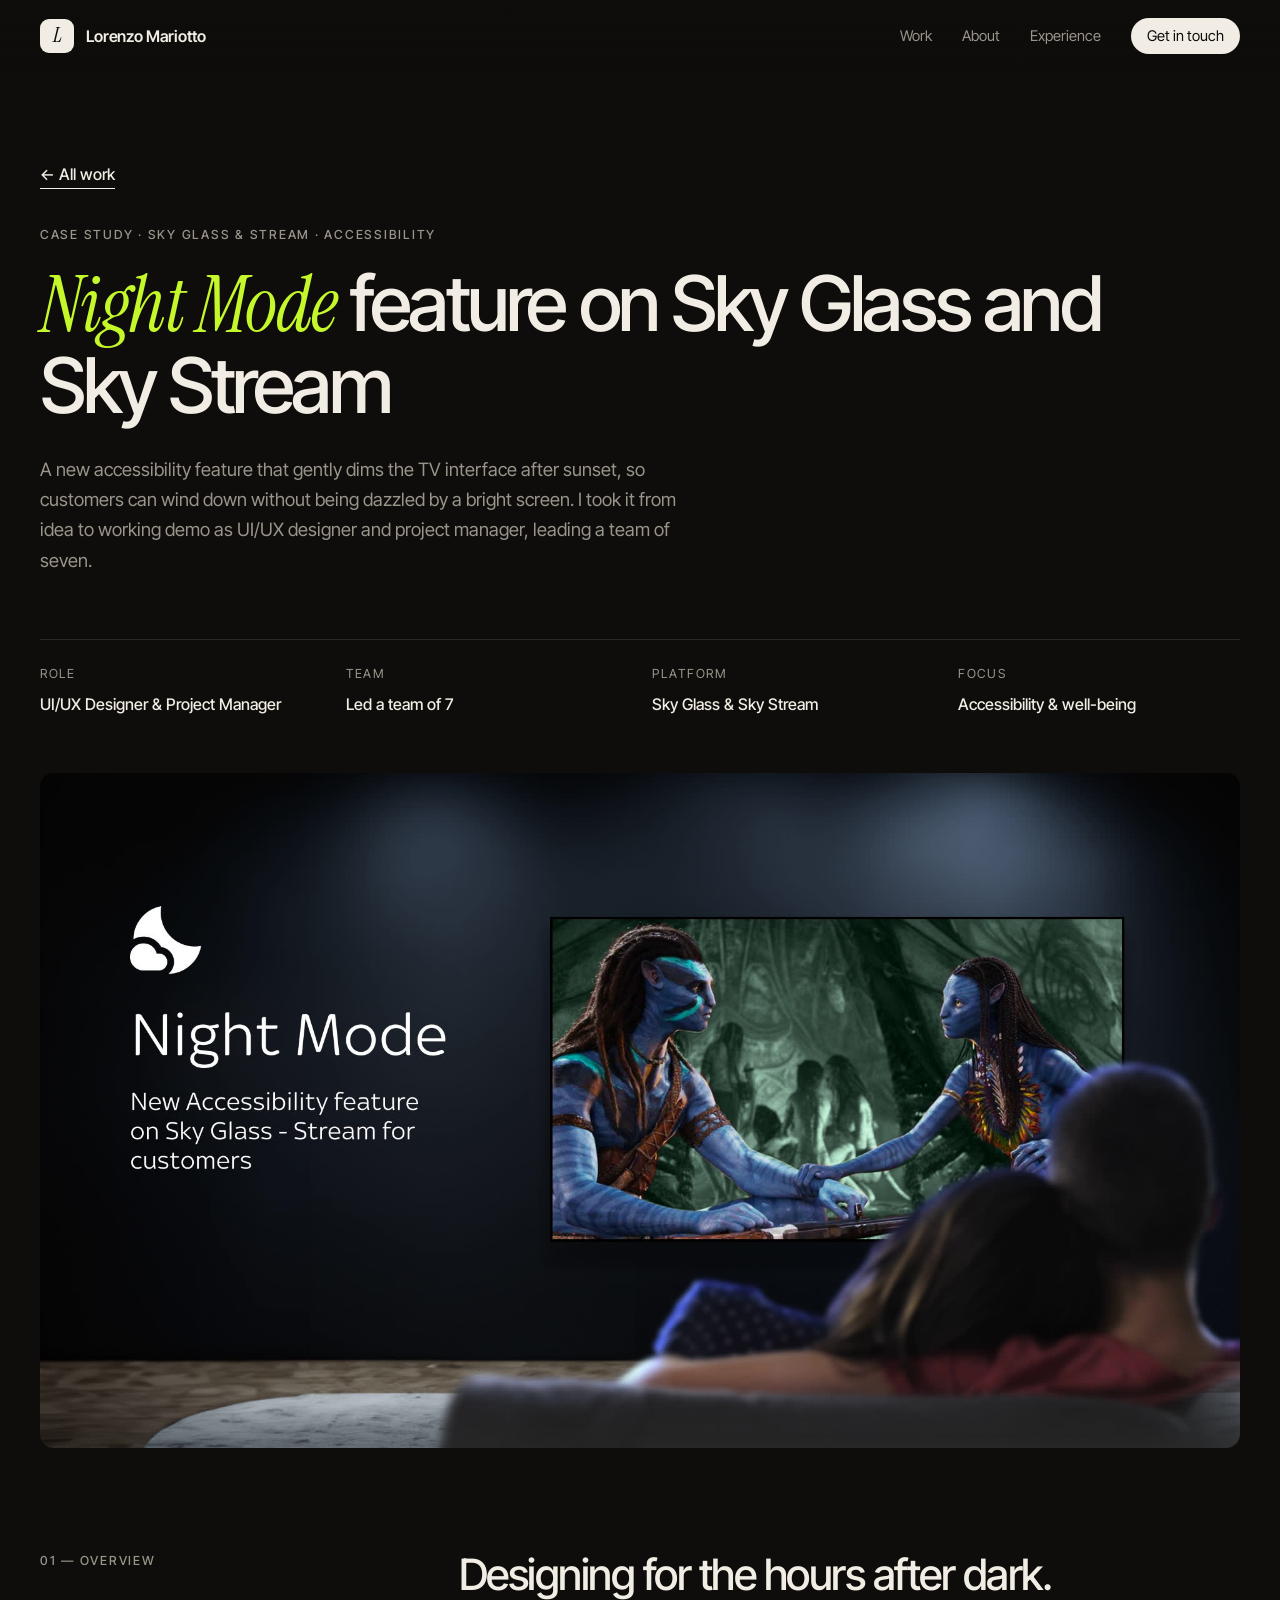
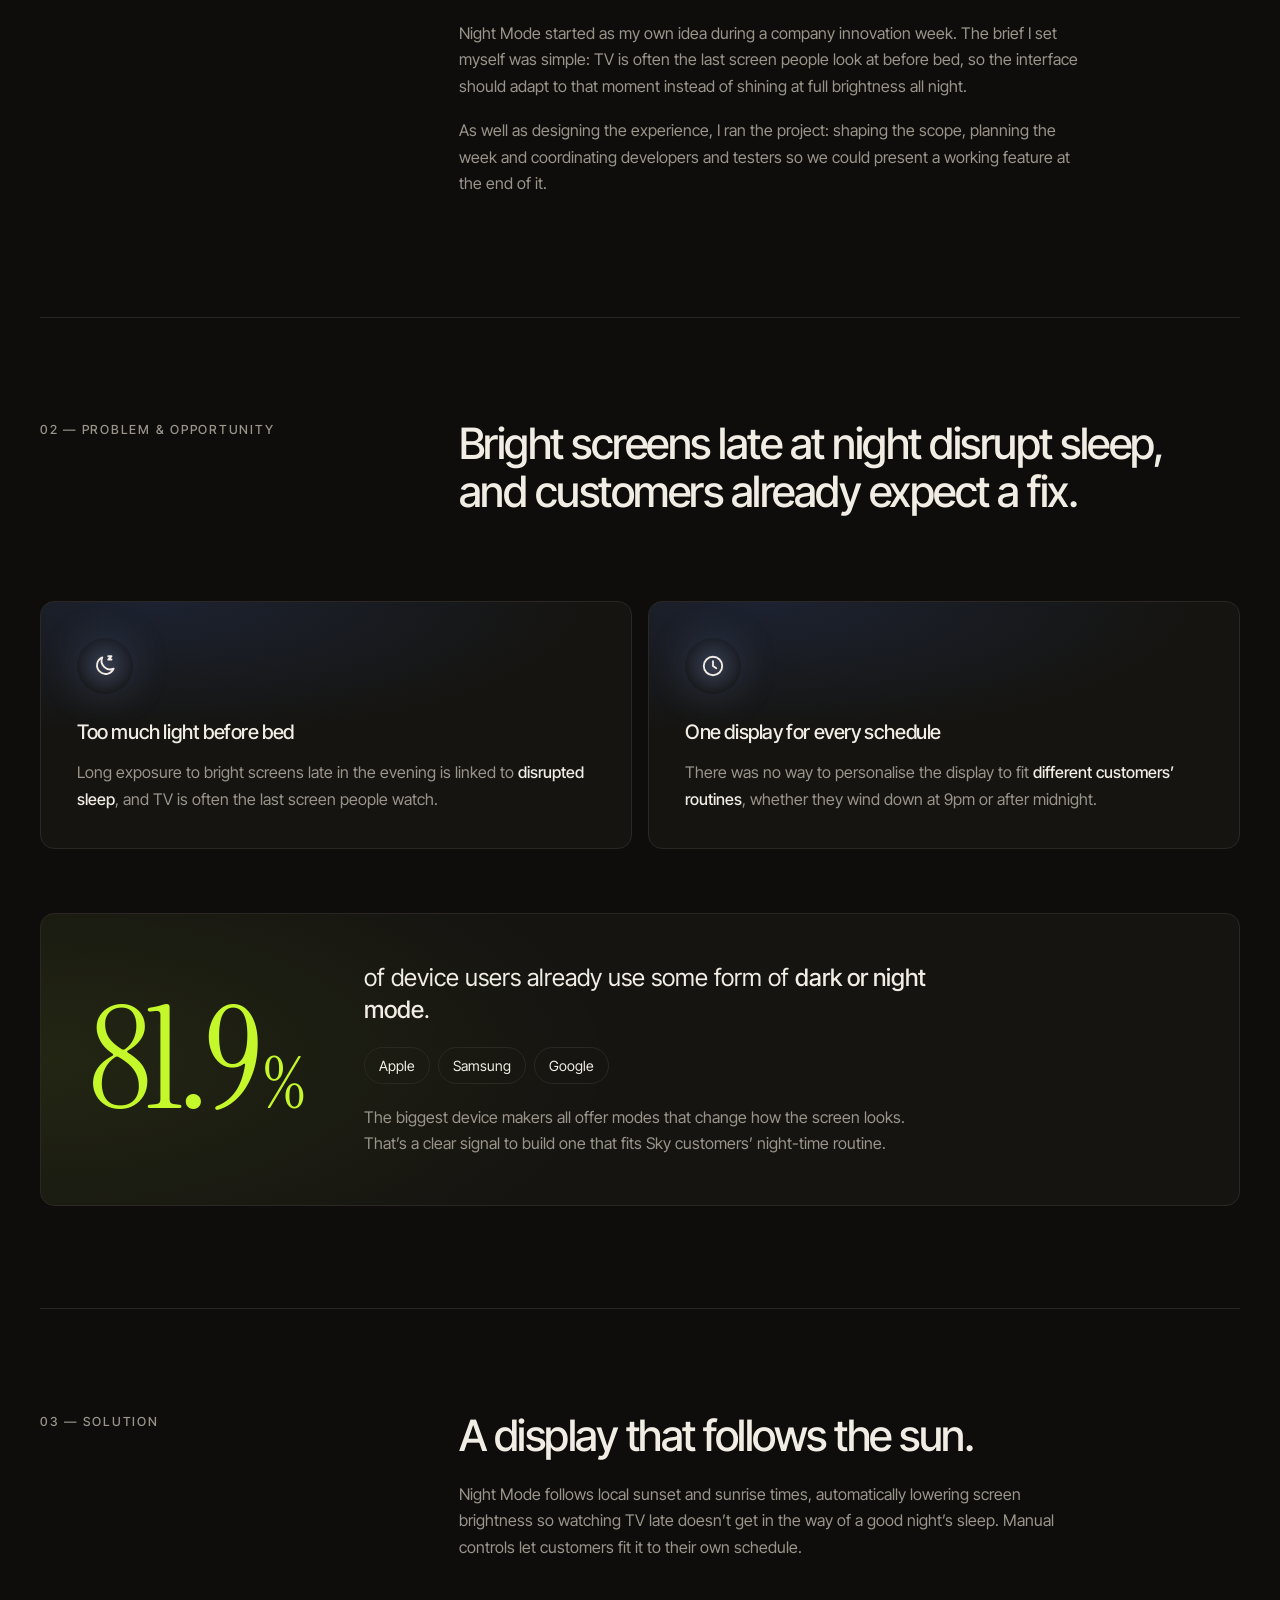
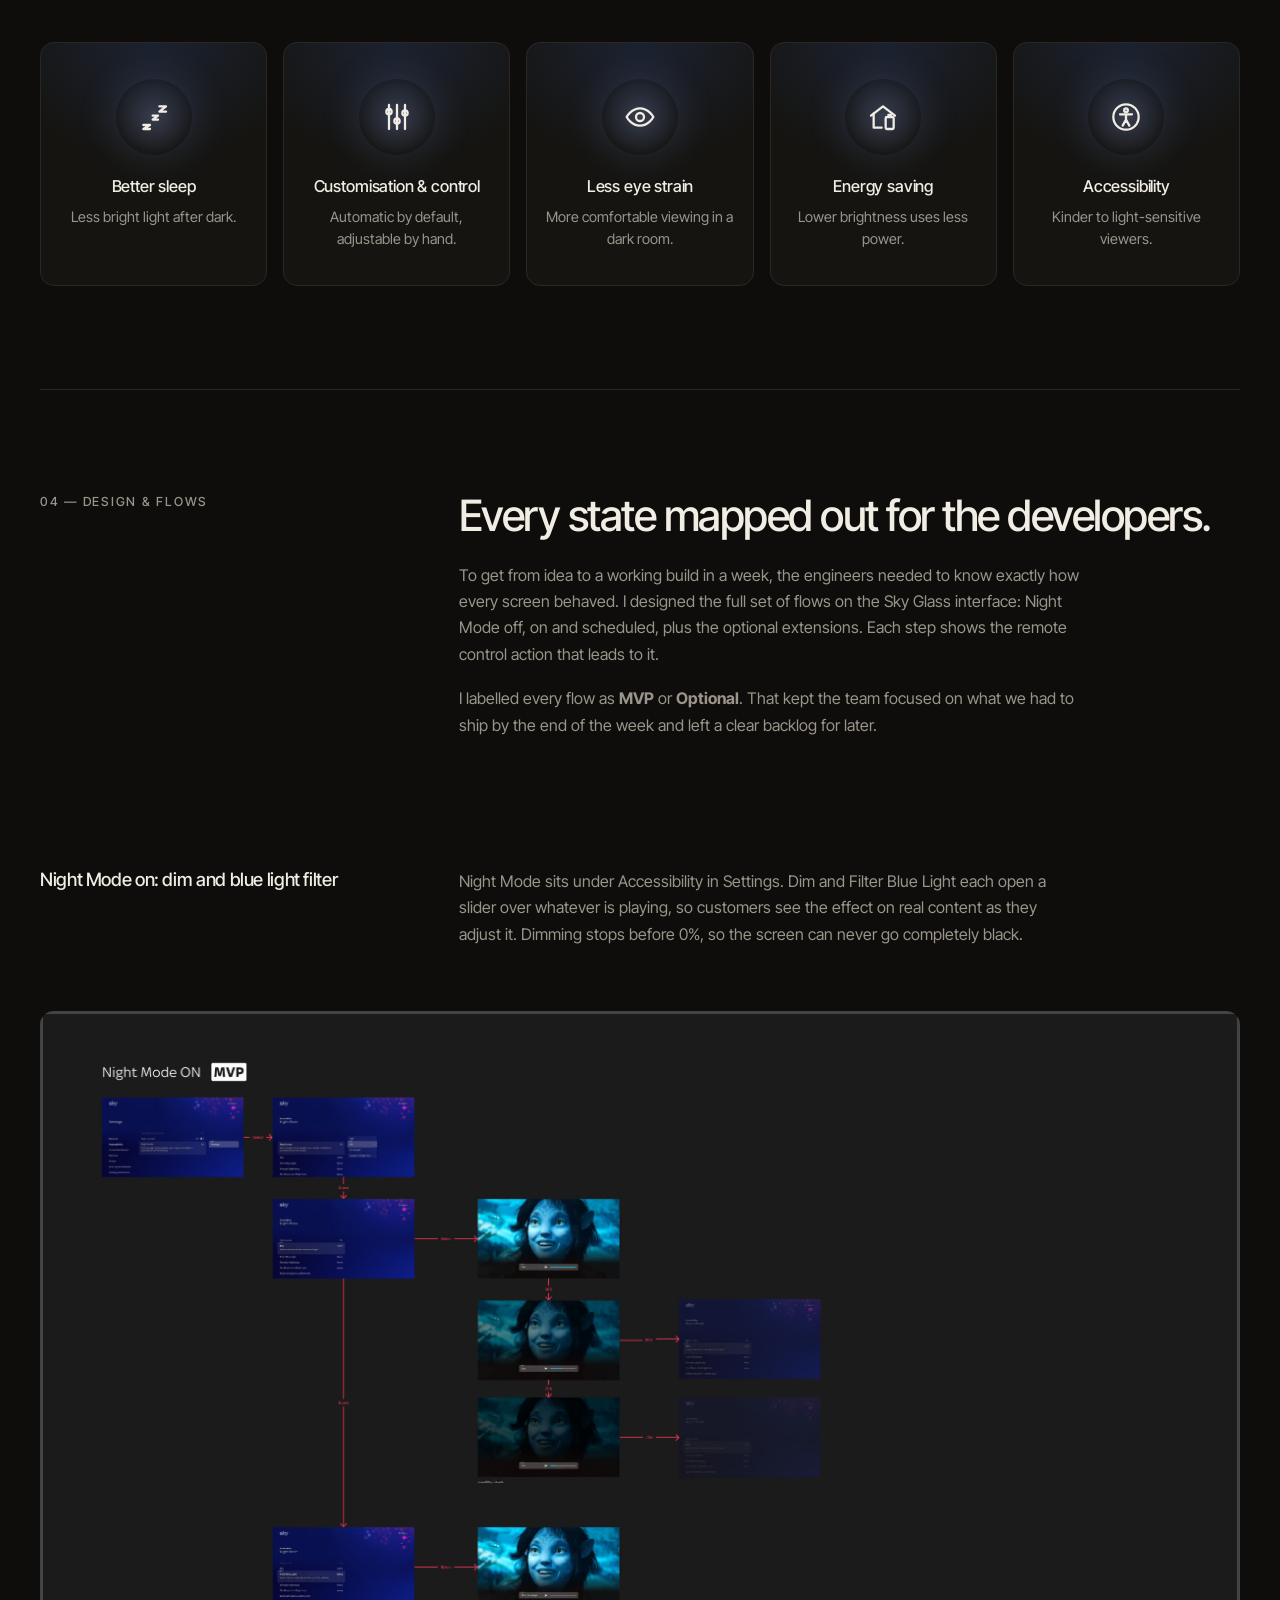
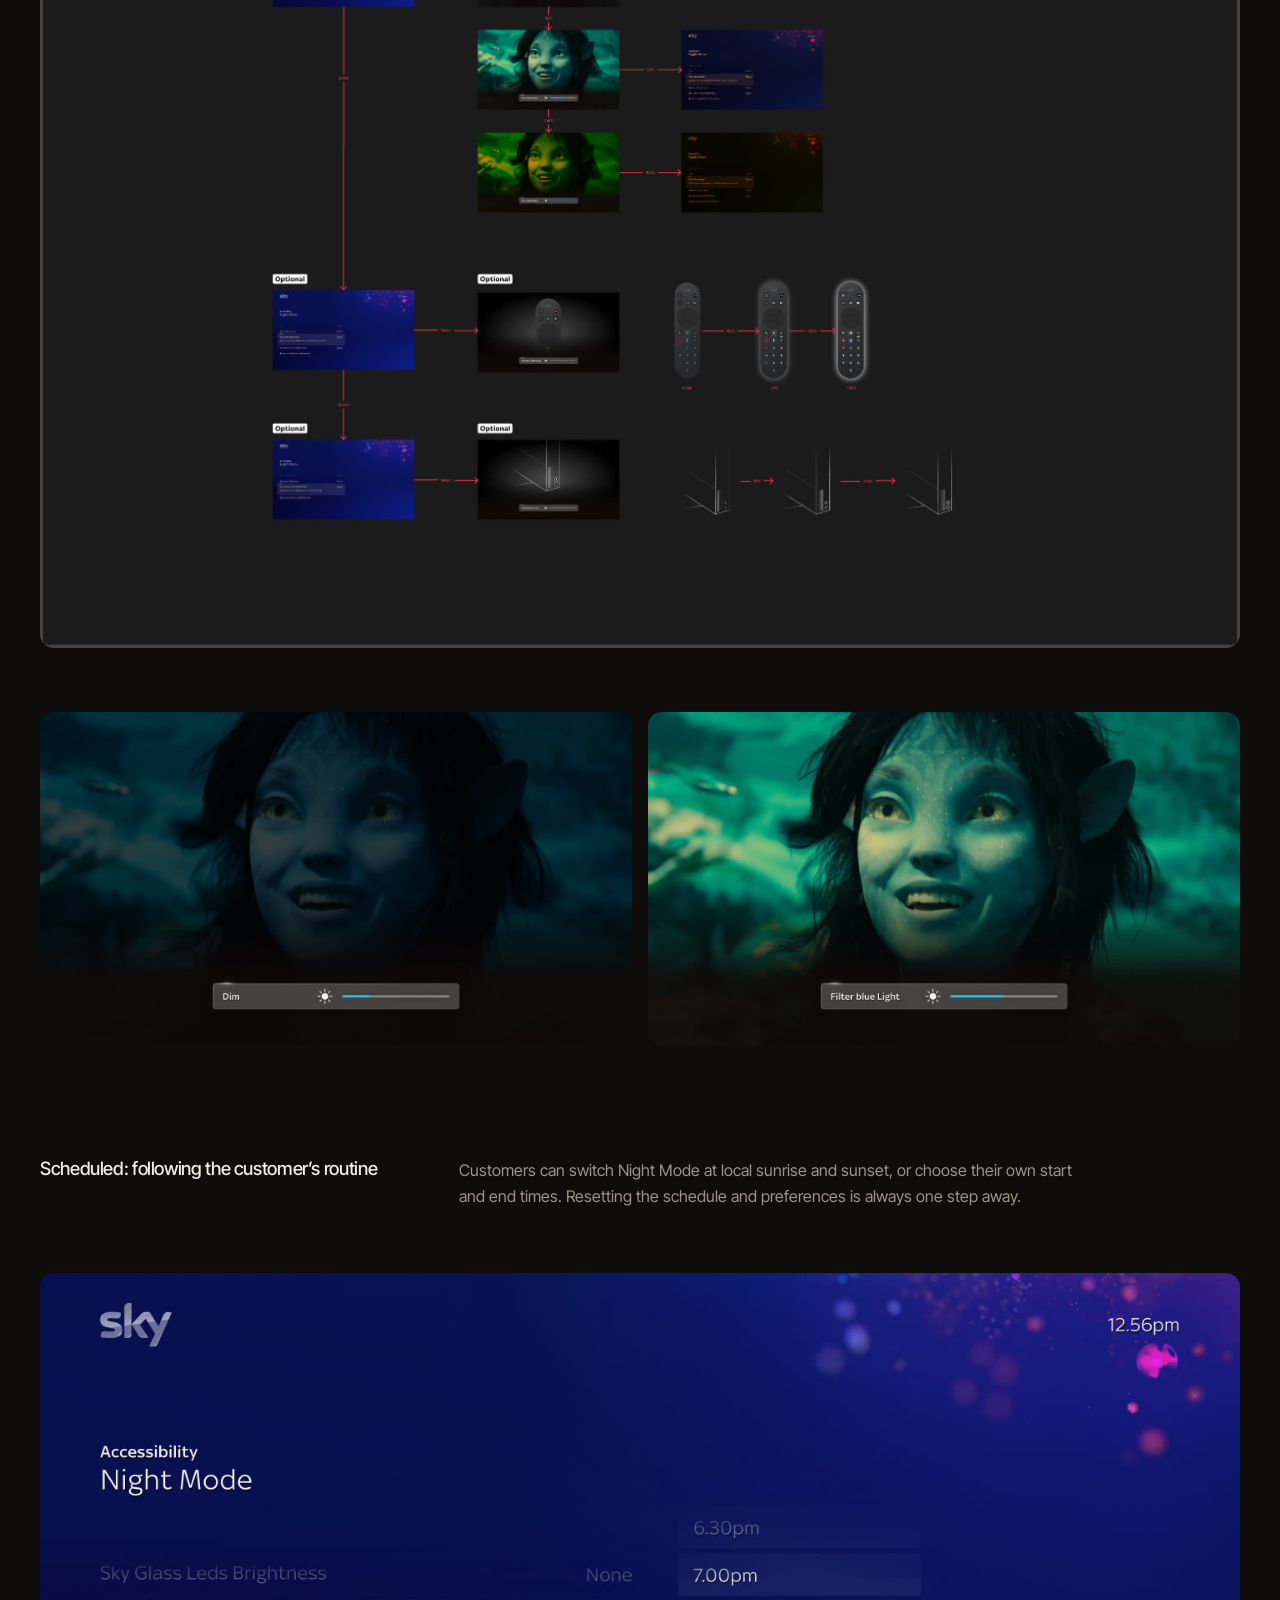
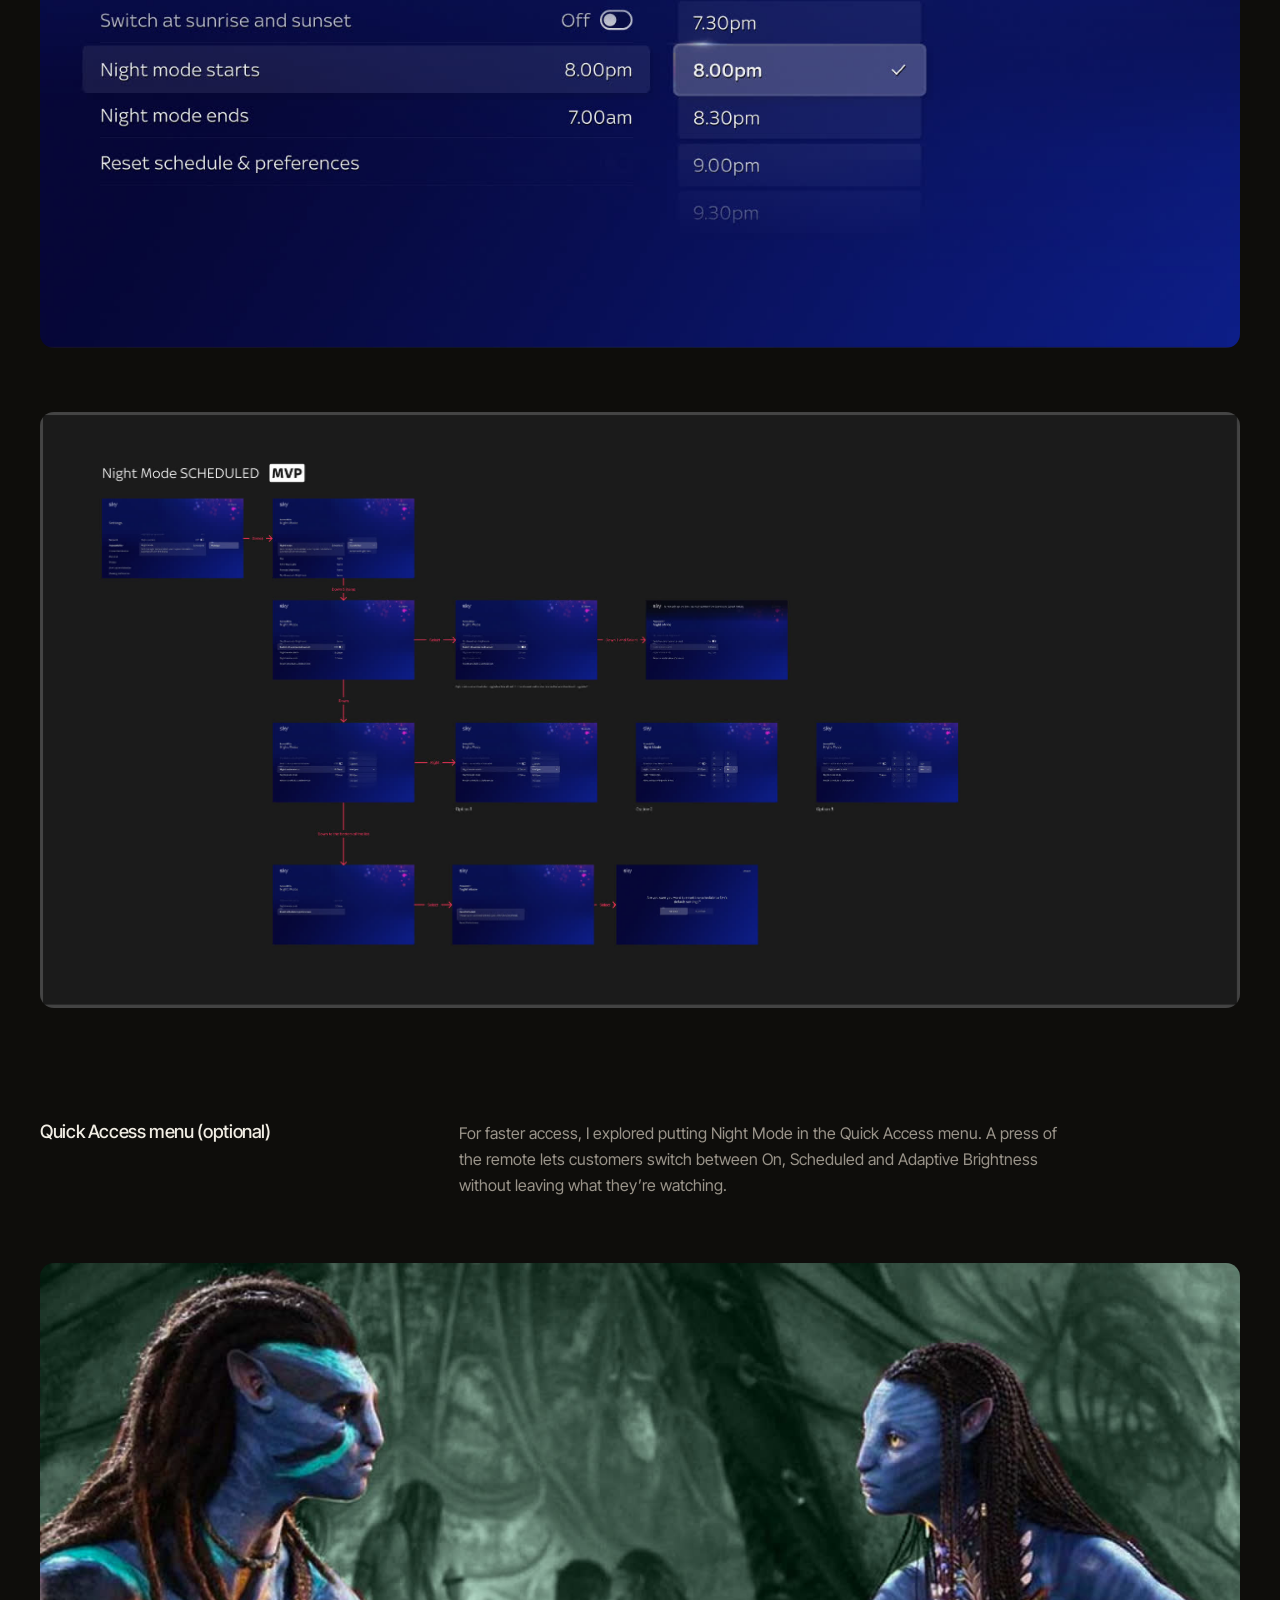
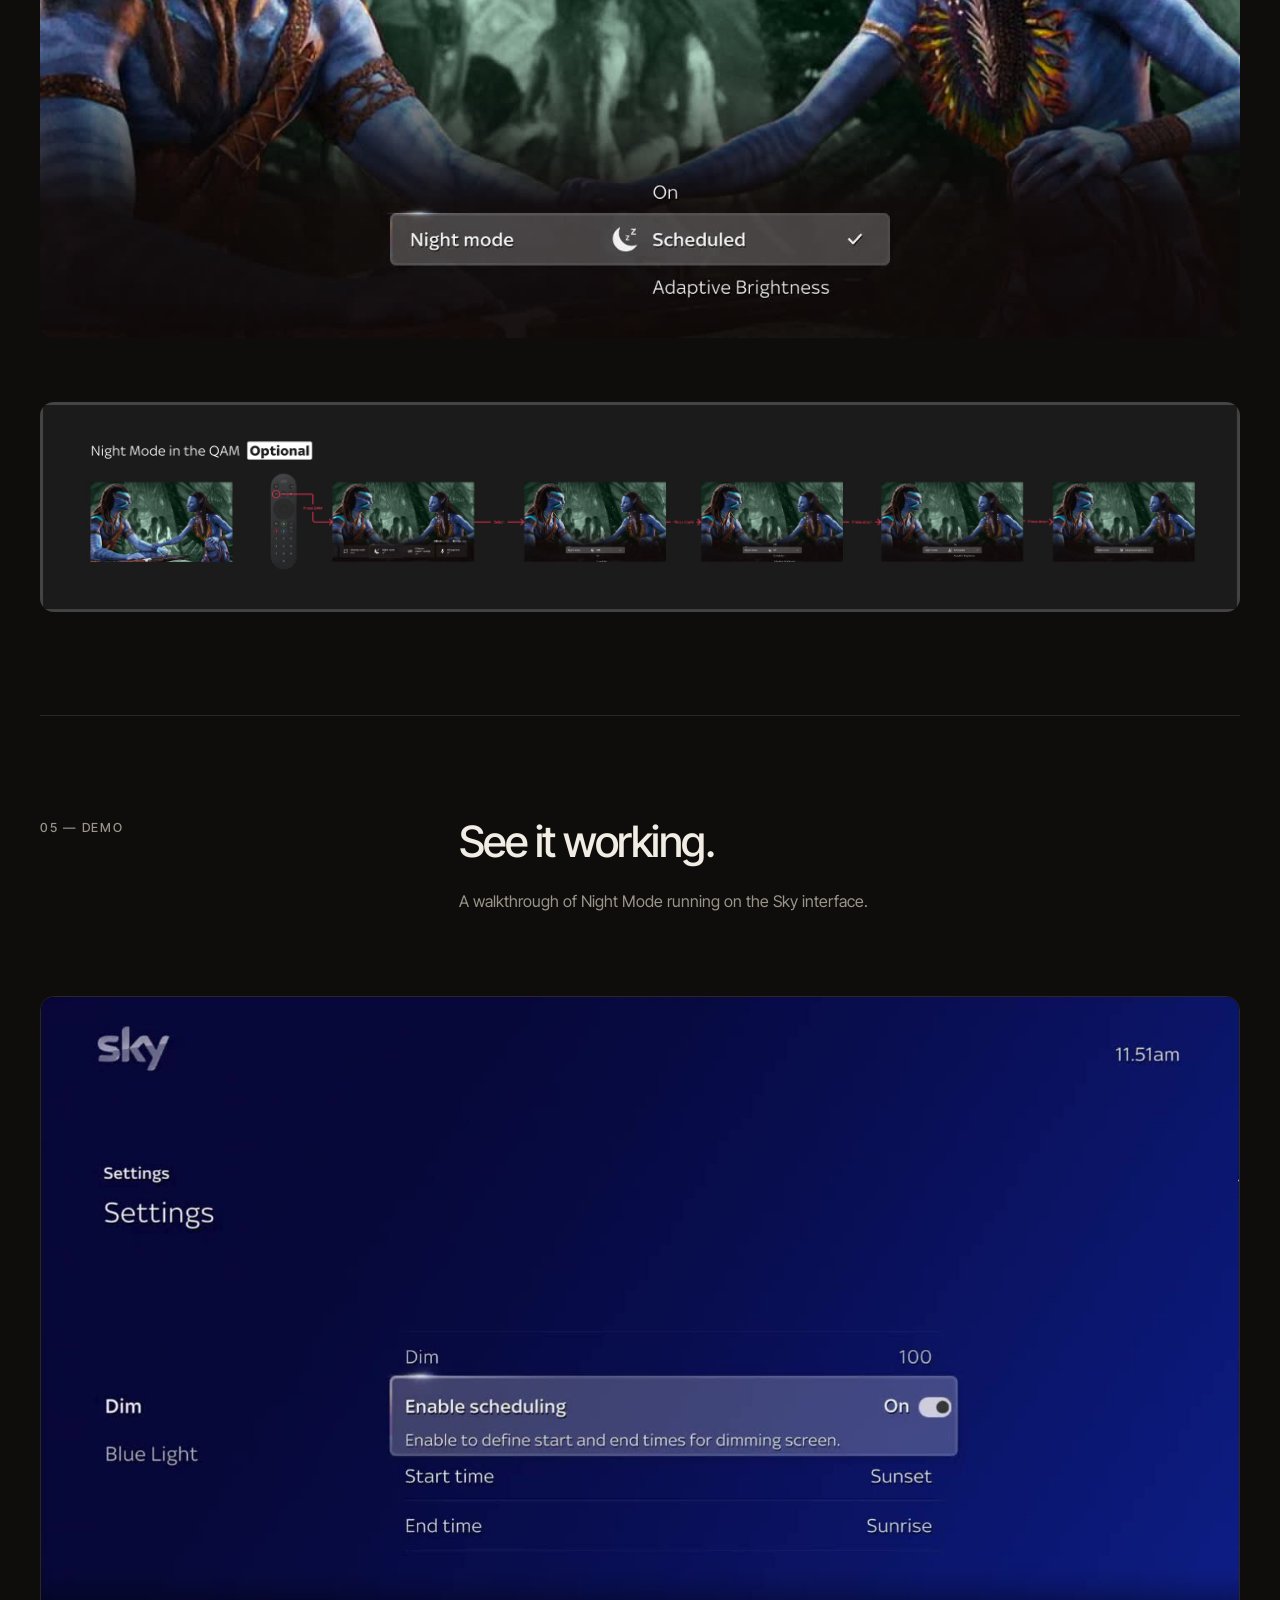
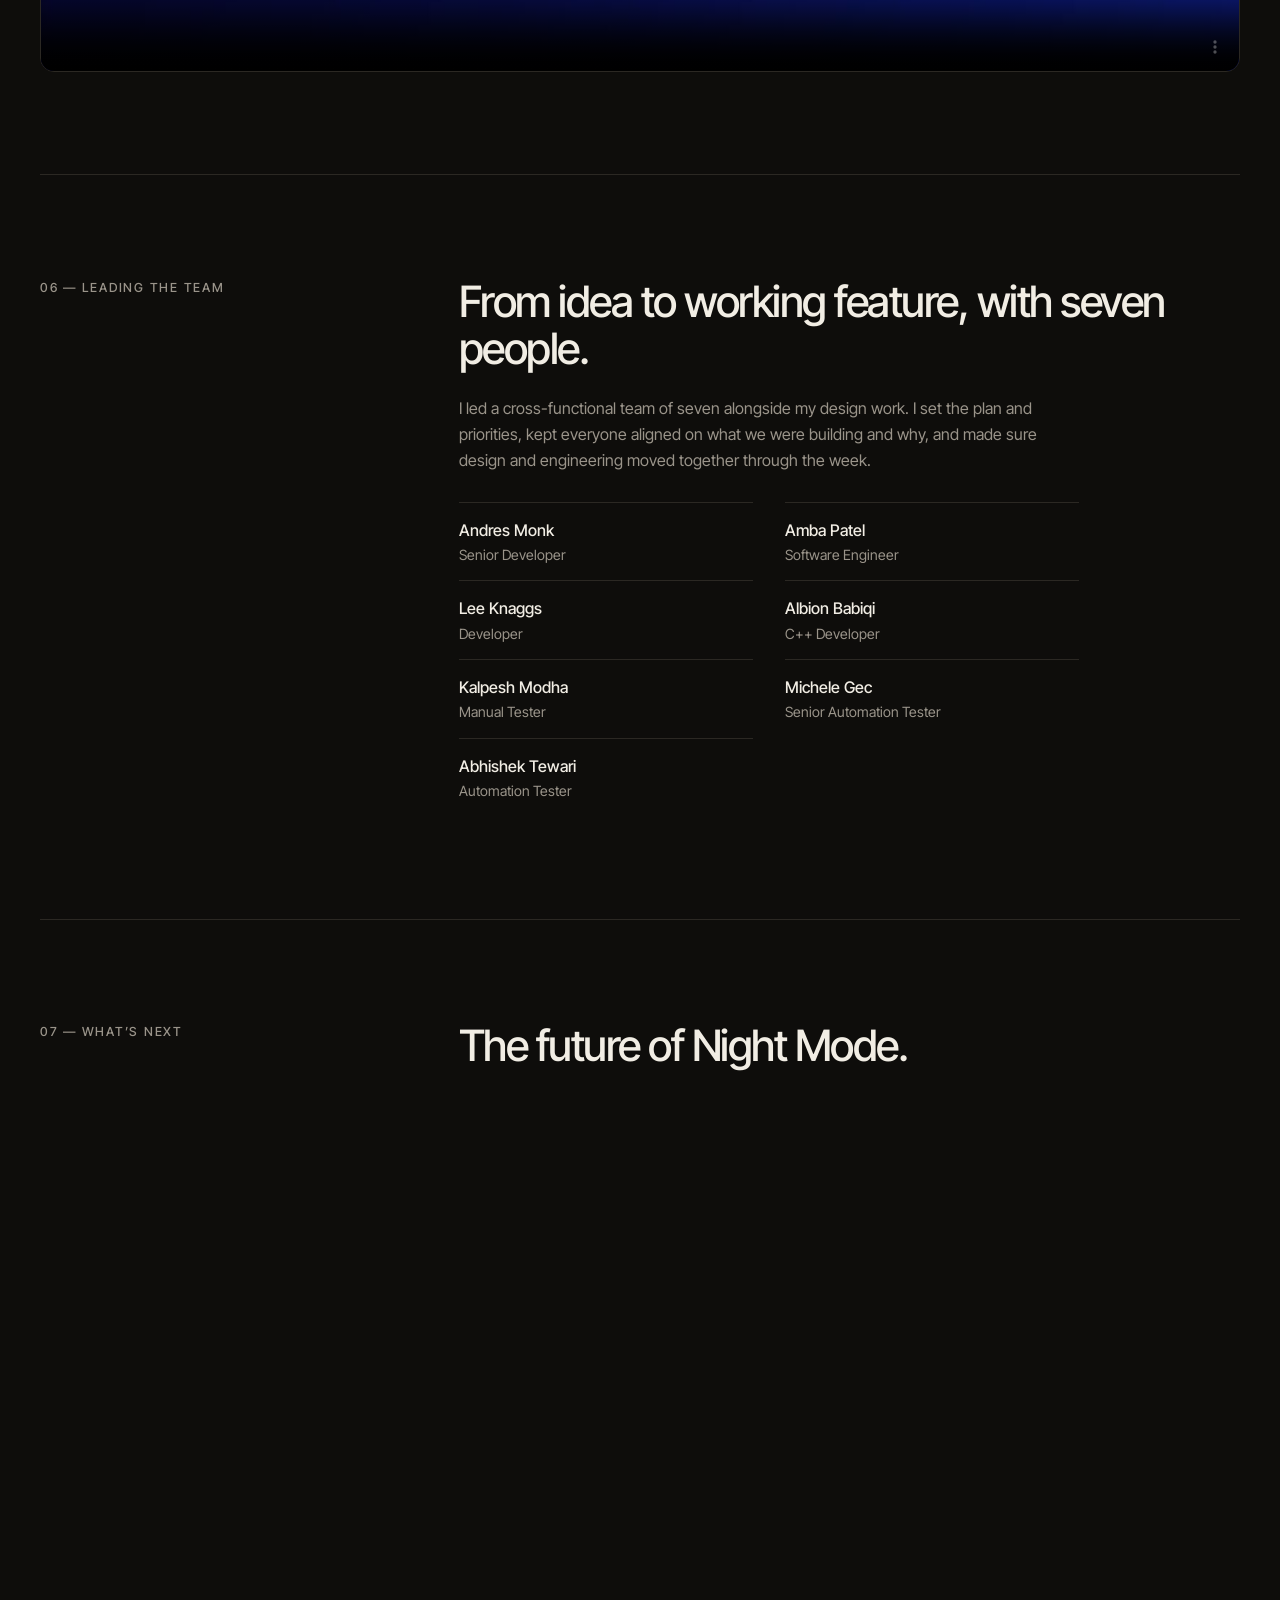
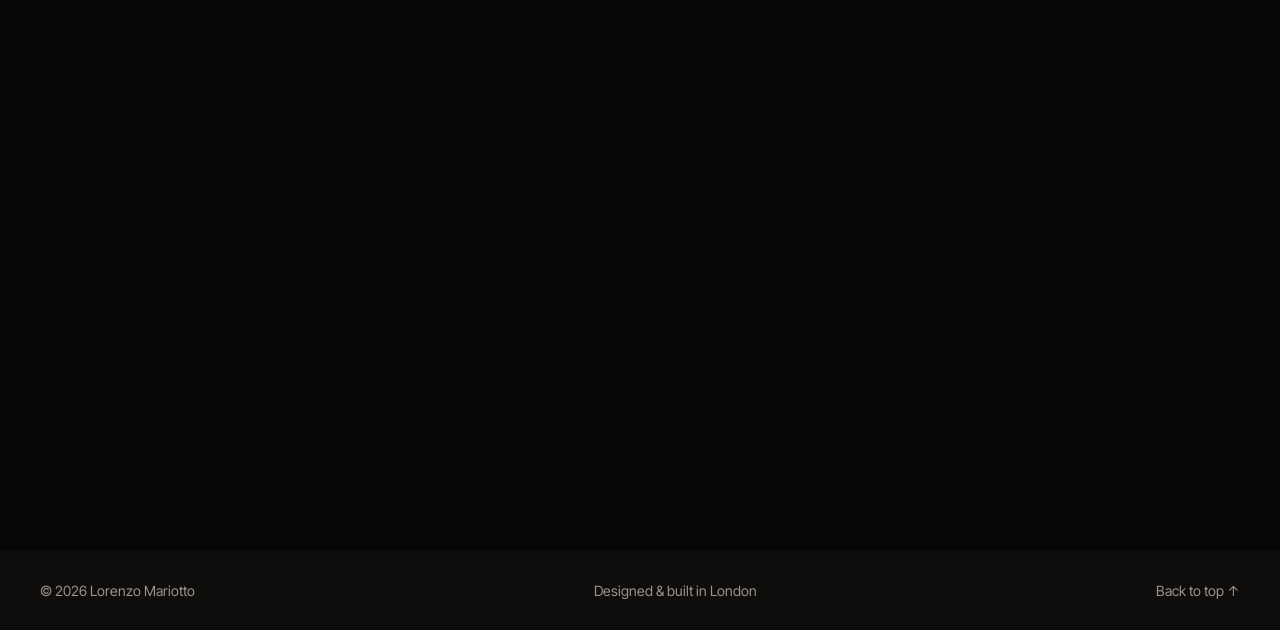
<file: night-mode.html>
<!DOCTYPE html>
<html lang="en">
<head>
  <meta charset="UTF-8">
  <meta name="viewport" content="width=device-width, initial-scale=1.0">
  <title>Night Mode feature on Sky Glass and Sky Stream — Lorenzo Mariotto</title>
  <meta name="description" content="Case study: Night Mode, an accessibility feature for Sky Glass and Sky Stream that dims the TV interface after sunset. Designed and led by Lorenzo Mariotto as UI/UX designer and project manager.">
  <meta property="og:title" content="Night Mode feature on Sky Glass and Sky Stream — Case study by Lorenzo Mariotto">
  <meta property="og:type" content="article">
  <meta name="theme-color" content="#0e0d0b">
  <link rel="icon" href="data:image/svg+xml,<svg xmlns='http://www.w3.org/2000/svg' viewBox='0 0 100 100'><rect width='100' height='100' rx='22' fill='%2316140f'/><text x='50' y='68' font-size='54' text-anchor='middle' fill='%23f4f1ea' font-family='Georgia,serif' font-style='italic'>L</text></svg>">
  <link rel="preconnect" href="https://fonts.googleapis.com">
  <link rel="preconnect" href="https://fonts.gstatic.com" crossorigin>
  <link href="https://fonts.googleapis.com/css2?family=Instrument+Serif:ital@0;1&family=Inter+Tight:wght@400;500;600&display=swap" rel="stylesheet">
  <link rel="stylesheet" href="style.css">
  <script src="script.js" defer></script>
</head>
<body>
  <a class="skip-link" href="#main">Skip to content</a>

  <header class="site-header">
    <nav class="nav container" aria-label="Main">
      <a class="brand" href="index.html" aria-label="Lorenzo Mariotto, home">
        <span class="brand-mark">L</span>
        <span class="brand-name">Lorenzo Mariotto</span>
      </a>
      <button class="menu-toggle" type="button" aria-expanded="false" aria-controls="nav-links">
        <span class="sr-only">Menu</span><span></span><span></span>
      </button>
      <ul class="nav-links" id="nav-links">
        <li><a href="index.html">Work</a></li>
        <li><a href="about.html">About</a></li>
        <li><a href="about.html#experience">Experience</a></li>
        <li><a class="nav-cta" href="index.html#contact">Get in touch</a></li>
      </ul>
    </nav>
  </header>

  <main id="main">
    <section class="cs-hero container">
      <a class="text-link reveal" href="index.html">← All work</a>
      <p class="eyebrow reveal">Case study · Sky Glass &amp; Stream · Accessibility</p>
      <h1 class="cs-title reveal"><em>Night Mode</em> feature on Sky Glass and Sky Stream</h1>
      <p class="cs-lede reveal">A new accessibility feature that gently dims the TV interface after sunset, so customers can wind down without being dazzled by a bright screen. I took it from idea to working demo as UI/UX designer and project manager, leading a team of seven.</p>

      <dl class="cs-facts reveal">
        <div><dt>Role</dt><dd>UI/UX Designer &amp; Project Manager</dd></div>
        <div><dt>Team</dt><dd>Led a team of 7</dd></div>
        <div><dt>Platform</dt><dd>Sky Glass &amp; Sky Stream</dd></div>
        <div><dt>Focus</dt><dd>Accessibility &amp; well-being</dd></div>
      </dl>
    </section>

    <div class="container">
      <figure class="cs-cover media reveal">
        <img src="images/night-mode/01-cover.jpg" alt="Night Mode title slide: a couple watching a dimmed TV in a dark living room" loading="lazy">
        <span class="media-fallback" aria-hidden="true">NIGHT MODE</span>
      </figure>
    </div>

    <section class="cs-section container">
      <div class="cs-label reveal"><p class="eyebrow">01 — Overview</p></div>
      <div class="cs-text reveal">
        <h2>Designing for the hours after dark.</h2>
        <p>Night Mode started as my own idea during a company innovation week. The brief I set myself was simple: TV is often the last screen people look at before bed, so the interface should adapt to that moment instead of shining at full brightness all night.</p>
        <p>As well as designing the experience, I ran the project: shaping the scope, planning the week and coordinating developers and testers so we could present a working feature at the end of it.</p>
      </div>
    </section>

    <section class="cs-section container">
      <div class="cs-label reveal"><p class="eyebrow">02 — Problem &amp; opportunity</p></div>
      <div class="cs-text reveal">
        <h2>Bright screens late at night disrupt sleep, and customers already expect a fix.</h2>
      </div>

      <div class="nm-cards nm-cards-2">
        <article class="nm-card reveal">
          <span class="nm-icon" aria-hidden="true">
            <svg viewBox="0 0 24 24"><path d="M20 14.5A8 8 0 0 1 9.5 4a8 8 0 1 0 10.5 10.5Z"/><path d="M15 3h3l-3 3h3"/></svg>
          </span>
          <h3>Too much light before bed</h3>
          <p>Long exposure to bright screens late in the evening is linked to <strong>disrupted sleep</strong>, and TV is often the last screen people watch.</p>
        </article>
        <article class="nm-card reveal">
          <span class="nm-icon" aria-hidden="true">
            <svg viewBox="0 0 24 24"><circle cx="12" cy="12" r="8.5"/><path d="M12 7.5V12l3 2"/></svg>
          </span>
          <h3>One display for every schedule</h3>
          <p>There was no way to personalise the display to fit <strong>different customers’ routines</strong>, whether they wind down at 9pm or after midnight.</p>
        </article>
      </div>

      <div class="nm-stat reveal">
        <p class="nm-stat-num">81.9<span>%</span></p>
        <div class="nm-stat-body">
          <p>of device users already use some form of <strong>dark or night mode</strong>.</p>
          <ul class="nm-chips" aria-label="Companies with similar features">
            <li>Apple</li><li>Samsung</li><li>Google</li>
          </ul>
          <p class="nm-stat-note">The biggest device makers all offer modes that change how the screen looks. That’s a clear signal to build one that fits Sky customers’ night-time routine.</p>
        </div>
      </div>
    </section>

    <section class="cs-section container">
      <div class="cs-label reveal"><p class="eyebrow">03 — Solution</p></div>
      <div class="cs-text reveal">
        <h2>A display that follows the sun.</h2>
        <p>Night Mode follows local sunset and sunrise times, automatically lowering screen brightness so watching TV late doesn’t get in the way of a good night’s sleep. Manual controls let customers fit it to their own schedule.</p>
      </div>

      <ul class="nm-benefits">
        <li class="reveal">
          <span class="nm-icon" aria-hidden="true"><svg viewBox="0 0 24 24"><path d="M4 18h5l-5 3h5"/><path d="M11 11h4l-4 3h4"/><path d="M16 4h5l-5 4h5"/></svg></span>
          <h3>Better sleep</h3>
          <p>Less bright light after dark.</p>
        </li>
        <li class="reveal">
          <span class="nm-icon" aria-hidden="true"><svg viewBox="0 0 24 24"><path d="M6 3v18M12 3v18M18 3v18"/><circle cx="6" cy="8" r="2"/><circle cx="12" cy="15" r="2"/><circle cx="18" cy="9" r="2"/></svg></span>
          <h3>Customisation &amp; control</h3>
          <p>Automatic by default, adjustable by hand.</p>
        </li>
        <li class="reveal">
          <span class="nm-icon" aria-hidden="true"><svg viewBox="0 0 24 24"><path d="M2 12s3.5-6.5 10-6.5S22 12 22 12s-3.5 6.5-10 6.5S2 12 2 12Z"/><circle cx="12" cy="12" r="3"/></svg></span>
          <h3>Less eye strain</h3>
          <p>More comfortable viewing in a dark room.</p>
        </li>
        <li class="reveal">
          <span class="nm-icon" aria-hidden="true"><svg viewBox="0 0 24 24"><path d="M3 11 12 4l9 7"/><path d="M5 9.5V20h6"/><rect x="14" y="12" width="6" height="9" rx="1"/><path d="M16 10.5h2"/></svg></span>
          <h3>Energy saving</h3>
          <p>Lower brightness uses less power.</p>
        </li>
        <li class="reveal">
          <span class="nm-icon" aria-hidden="true"><svg viewBox="0 0 24 24"><circle cx="12" cy="12" r="9.5"/><circle cx="12" cy="7" r="1.4"/><path d="M7.5 10h9M12 10v4l-2.5 4.5M12 14l2.5 4.5"/></svg></span>
          <h3>Accessibility</h3>
          <p>Kinder to light-sensitive viewers.</p>
        </li>
      </ul>
    </section>

    <section class="cs-section container">
      <div class="cs-label reveal"><p class="eyebrow">04 — Design &amp; flows</p></div>
      <div class="cs-text reveal">
        <h2>Every state mapped out for the developers.</h2>
        <p>To get from idea to a working build in a week, the engineers needed to know exactly how every screen behaved. I designed the full set of flows on the Sky Glass interface: Night Mode off, on and scheduled, plus the optional extensions. Each step shows the remote control action that leads to it.</p>
        <p>I labelled every flow as <strong>MVP</strong> or <strong>Optional</strong>. That kept the team focused on what we had to ship by the end of the week and left a clear backlog for later.</p>
      </div>

      <div class="cs-sub reveal">
        <h3>Night Mode on: dim and blue light filter</h3>
        <p>Night Mode sits under Accessibility in Settings. Dim and Filter Blue Light each open a slider over whatever is playing, so customers see the effect on real content as they adjust it. Dimming stops before 0%, so the screen can never go completely black.</p>
      </div>
      <figure class="cs-shot gallery-item media reveal"><img src="images/night-mode/flow-on.jpg" alt="Night Mode ON user flow: settings, dim levels, blue light filter levels, and optional remote and LED brightness" loading="lazy"><span class="media-fallback" aria-hidden="true">Flow</span></figure>
      <div class="cs-grid">
        <figure class="gallery-item media reveal"><img src="images/night-mode/screen-dim.jpg" alt="Dim slider shown over a film, with the picture darkened" loading="lazy"><span class="media-fallback" aria-hidden="true">Dim</span></figure>
        <figure class="gallery-item media reveal"><img src="images/night-mode/screen-bluelight.jpg" alt="Filter blue light slider shown over a film, with a warmer picture" loading="lazy"><span class="media-fallback" aria-hidden="true">Blue light</span></figure>
      </div>

      <div class="cs-sub reveal">
        <h3>Scheduled: following the customer’s routine</h3>
        <p>Customers can switch Night Mode at local sunrise and sunset, or choose their own start and end times. Resetting the schedule and preferences is always one step away.</p>
      </div>
      <figure class="cs-shot gallery-item media reveal"><img src="images/night-mode/screen-schedule.jpg" alt="Night Mode settings screen with custom start time set to 8.00pm" loading="lazy"><span class="media-fallback" aria-hidden="true">Schedule</span></figure>
      <figure class="cs-shot gallery-item media reveal"><img src="images/night-mode/flow-scheduled.jpg" alt="Night Mode SCHEDULED user flow: sunrise and sunset toggle, custom start and end times, and reset" loading="lazy"><span class="media-fallback" aria-hidden="true">Flow</span></figure>

      <div class="cs-sub reveal">
        <h3>Quick Access menu (optional)</h3>
        <p>For faster access, I explored putting Night Mode in the Quick Access menu. A press of the remote lets customers switch between On, Scheduled and Adaptive Brightness without leaving what they’re watching.</p>
      </div>
      <figure class="cs-shot gallery-item media reveal"><img src="images/night-mode/screen-qam.jpg" alt="Quick Access menu over a film, with Night Mode set to Scheduled" loading="lazy"><span class="media-fallback" aria-hidden="true">QAM</span></figure>
      <figure class="cs-shot gallery-item media reveal"><img src="images/night-mode/flow-qam.jpg" alt="Night Mode in the Quick Access menu user flow" loading="lazy"><span class="media-fallback" aria-hidden="true">Flow</span></figure>
    </section>

    <section class="cs-section container">
      <div class="cs-label reveal"><p class="eyebrow">05 — Demo</p></div>
      <div class="cs-text reveal">
        <h2>See it working.</h2>
        <p>A walkthrough of Night Mode running on the Sky interface.</p>
      </div>
      <figure class="cs-video reveal">
        <video controls preload="metadata" playsinline poster="images/night-mode/demo-poster.jpg">
          <source src="videos/night-mode-demo.mp4" type="video/mp4">
          Your browser can’t play this video. <a href="videos/night-mode-demo.mp4">Download the demo</a>.
        </video>
      </figure>
    </section>

    <section class="cs-section container">
      <div class="cs-label reveal"><p class="eyebrow">06 — Leading the team</p></div>
      <div class="cs-text reveal">
        <h2>From idea to working feature, with seven people.</h2>
        <p>I led a cross-functional team of seven alongside my design work. I set the plan and priorities, kept everyone aligned on what we were building and why, and made sure design and engineering moved together through the week.</p>
        <ul class="cs-team">
          <li><strong>Andres Monk</strong><span>Senior Developer</span></li>
          <li><strong>Amba Patel</strong><span>Software Engineer</span></li>
          <li><strong>Lee Knaggs</strong><span>Developer</span></li>
          <li><strong>Albion Babiqi</strong><span>C++ Developer</span></li>
          <li><strong>Kalpesh Modha</strong><span>Manual Tester</span></li>
          <li><strong>Michele Gec</strong><span>Senior Automation Tester</span></li>
          <li><strong>Abhishek Tewari</strong><span>Automation Tester</span></li>
        </ul>
      </div>
    </section>

    <section class="cs-section container">
      <div class="cs-label reveal"><p class="eyebrow">07 — What’s next</p></div>
      <div class="cs-text reveal">
        <h2>The future of Night Mode.</h2>
      </div>

      <div class="nm-cards nm-cards-3">
        <article class="nm-card nm-card-media reveal">
          <figure class="gallery-item media"><img src="images/night-mode/next-leds.jpg" alt="Sky Glass LED brightness slider with the TV's side buttons glowing" loading="lazy"><span class="media-fallback" aria-hidden="true">LEDs</span></figure>
          <h3>Dimmer hardware lights</h3>
          <p>Lower the brightness of the LEDs on the Sky Glass buttons and the remote control.</p>
        </article>
        <article class="nm-card nm-card-media reveal">
          <figure class="gallery-item media"><img src="images/night-mode/screen-qam.jpg" alt="Night Mode in the Quick Access menu over a film" loading="lazy"><span class="media-fallback" aria-hidden="true">QAM</span></figure>
          <h3>One press away</h3>
          <p>Add Night Mode to the Quick Access menu, so it can be changed without leaving the show.</p>
        </article>
        <article class="nm-card nm-card-media reveal">
          <figure class="gallery-item media"><img src="images/night-mode/next-skylive.jpg" alt="Sky Live camera on top of Sky Glass while a couple watches a film" loading="lazy"><span class="media-fallback" aria-hidden="true">Sky Live</span></figure>
          <h3>Ambient sensing</h3>
          <p>Use the Sky Live camera to sense the light in the room and adjust brightness automatically.</p>
        </article>
      </div>
    </section>

    <section class="cs-section container">
      <div class="cs-label reveal"><p class="eyebrow">08 — Final thoughts</p></div>
      <div class="cs-text reveal">
        <h2>Small change, real comfort.</h2>
        <p>Night Mode is less about technology than about how people feel at the end of the day. By dimming the display after sunset it makes TV more comfortable and more inclusive, and it quietly tells customers that we care about their well-being.</p>
        <p>It’s one of the projects I’m proudest of, both for the feature itself and for how the team came together to build it.</p>
        <p><strong>Tools:</strong> Figma.</p>
      </div>
    </section>

    <!-- EXPLORE MORE: invites the reader to the next case study -->
    <section class="section container more-cases" aria-labelledby="more-title">
      <header class="section-head reveal">
        <p class="eyebrow">Keep reading</p>
        <h2 id="more-title">Explore more case studies</h2>
      </header>
      <a class="more-card reveal" href="game-vision.html">
        <span class="more-img media"><img src="images/game-vision/thumb.jpg" alt="The Xfinity games billboard with God of War, on a TV shown at an angle" loading="lazy"><span class="b-lock"><svg viewBox="0 0 24 24" aria-hidden="true"><rect x="5" y="11" width="14" height="10" rx="2"/><path d="M8 11V8a4 4 0 0 1 8 0v3"/></svg>Password protected</span></span>
        <span class="more-cap">
          <small>02 — Xfinity · TV &amp; gaming</small>
          <strong>Game destination on Xfinity TV</strong>
          <span class="more-desc">A games destination for Xfinity TV: one place to discover, play, watch and connect from the sofa, designed end to end from a product brief.</span>
          <span class="more-cta">Read the case study <span aria-hidden="true">→</span></span>
        </span>
      </a>
    </section>

    <section class="contact next-case">
      <div class="container">
        <p class="eyebrow reveal">Next</p>
        <h2 class="contact-title reveal">Like what you see?<br><em>Let’s talk.</em></h2>
        <div class="contact-row reveal">
          <a class="contact-email" href="mailto:lorenzomariotto90@gmail.com">lorenzomariotto90@gmail.com</a>
          <button class="copy-btn" type="button" data-copy="lorenzomariotto90@gmail.com">Copy email</button>
        </div>
        <ul class="socials reveal">
          <li><a href="index.html">← Back to all work</a></li>
          <li><a href="https://www.linkedin.com/in/lorenzo-mariotto-1b5647162" target="_blank" rel="noopener">LinkedIn ↗</a></li>
          <li><a href="https://dribbble.com/Wario" target="_blank" rel="noopener">Dribbble ↗</a></li>
        </ul>
      </div>
    </section>
  </main>

  <footer class="site-footer container">
    <p>© <span id="year">2026</span> Lorenzo Mariotto</p>
    <p>Designed &amp; built in London</p>
    <a href="#top">Back to top ↑</a>
  </footer>

  <div class="lightbox" id="lightbox" role="dialog" aria-modal="true" aria-label="Image viewer" hidden>
    <button class="lightbox-close" type="button" aria-label="Close">×</button>
    <img alt="">
  </div>
  <div class="toast" id="toast" role="status" aria-live="polite"></div>
</body>
</html>
</file>
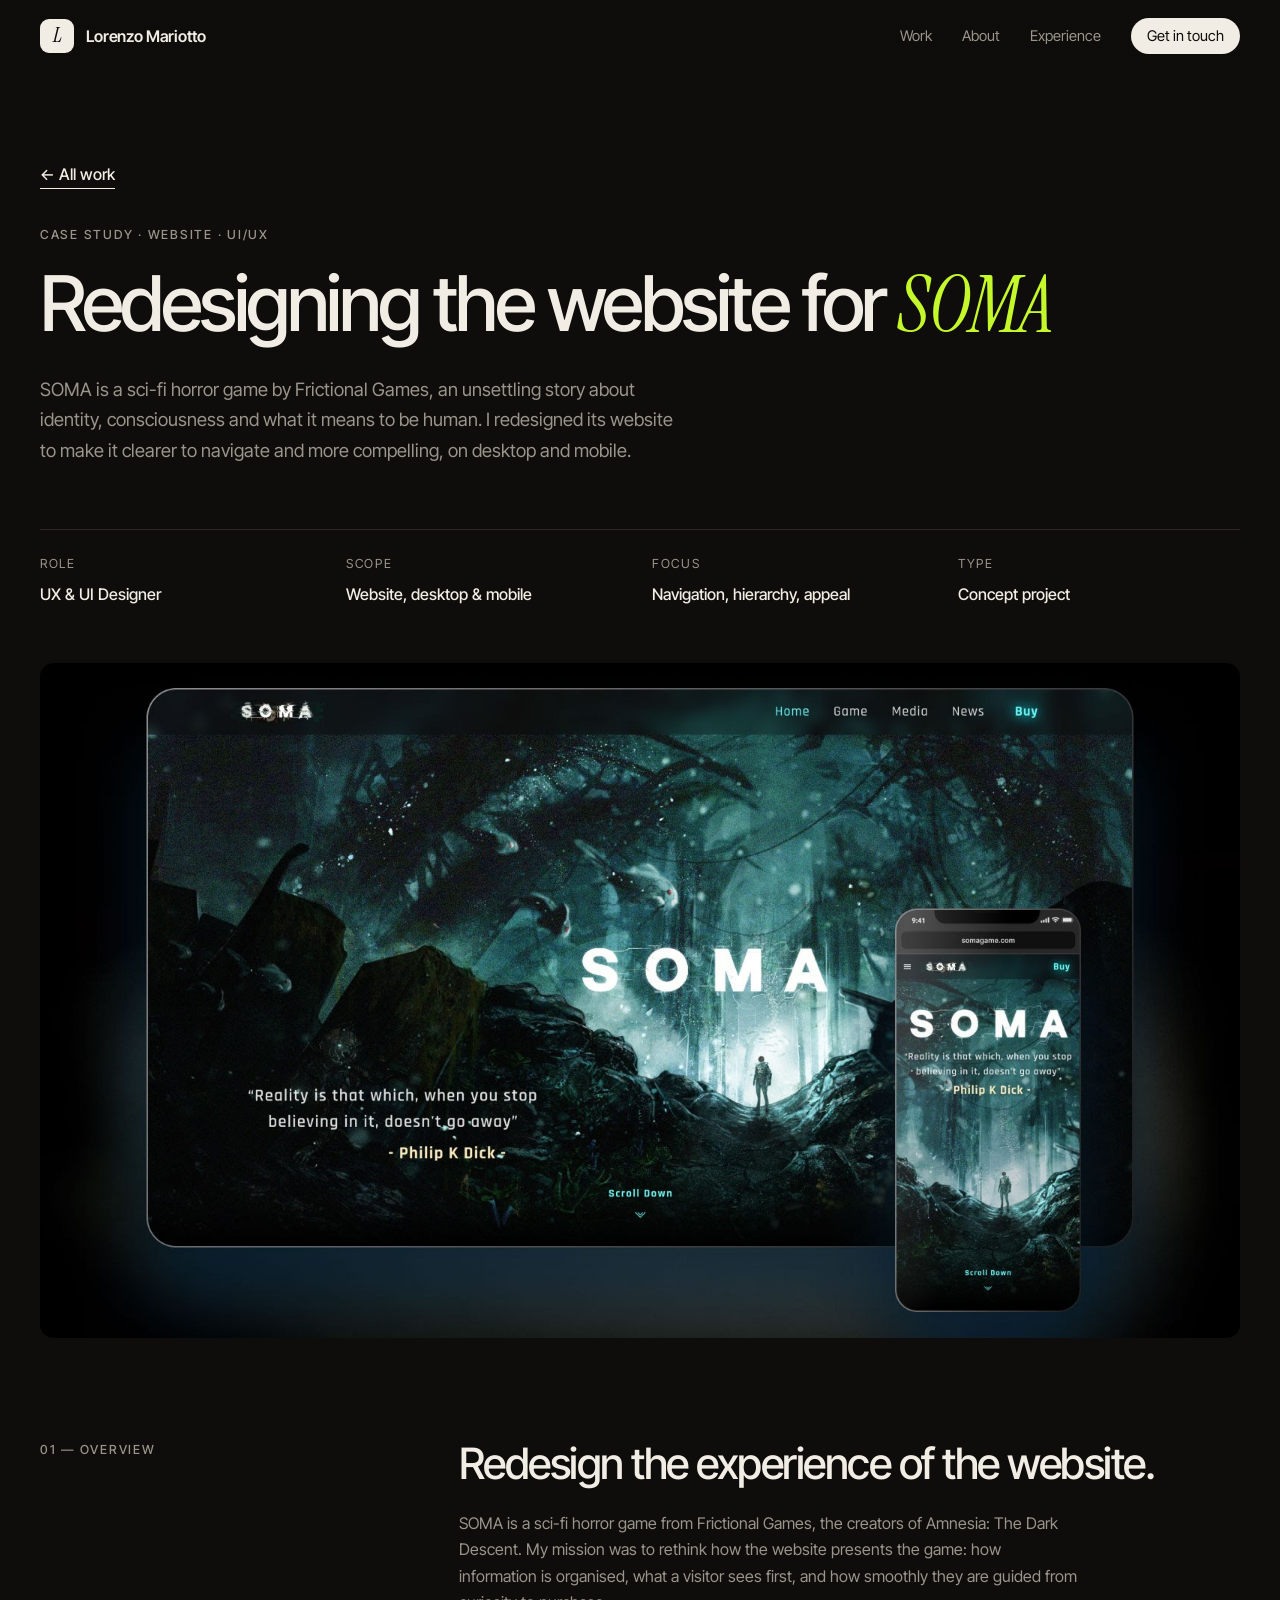
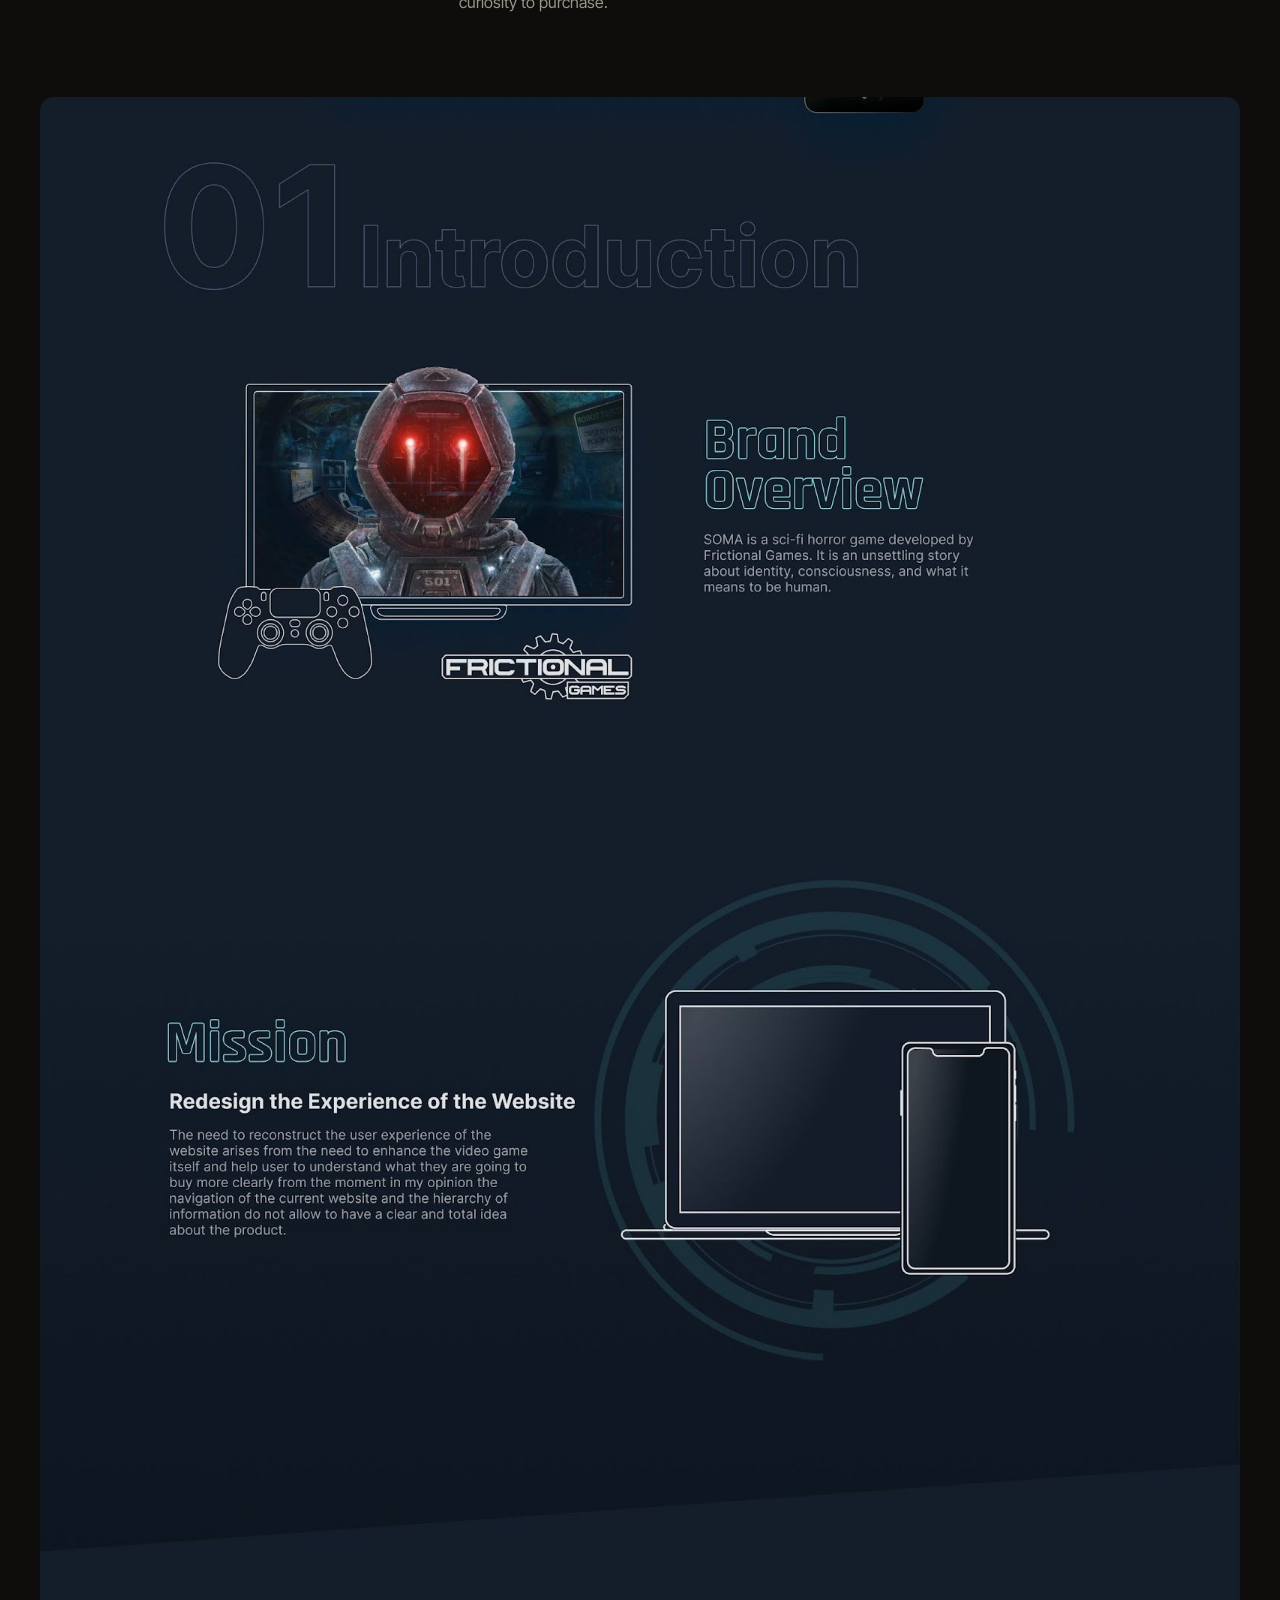
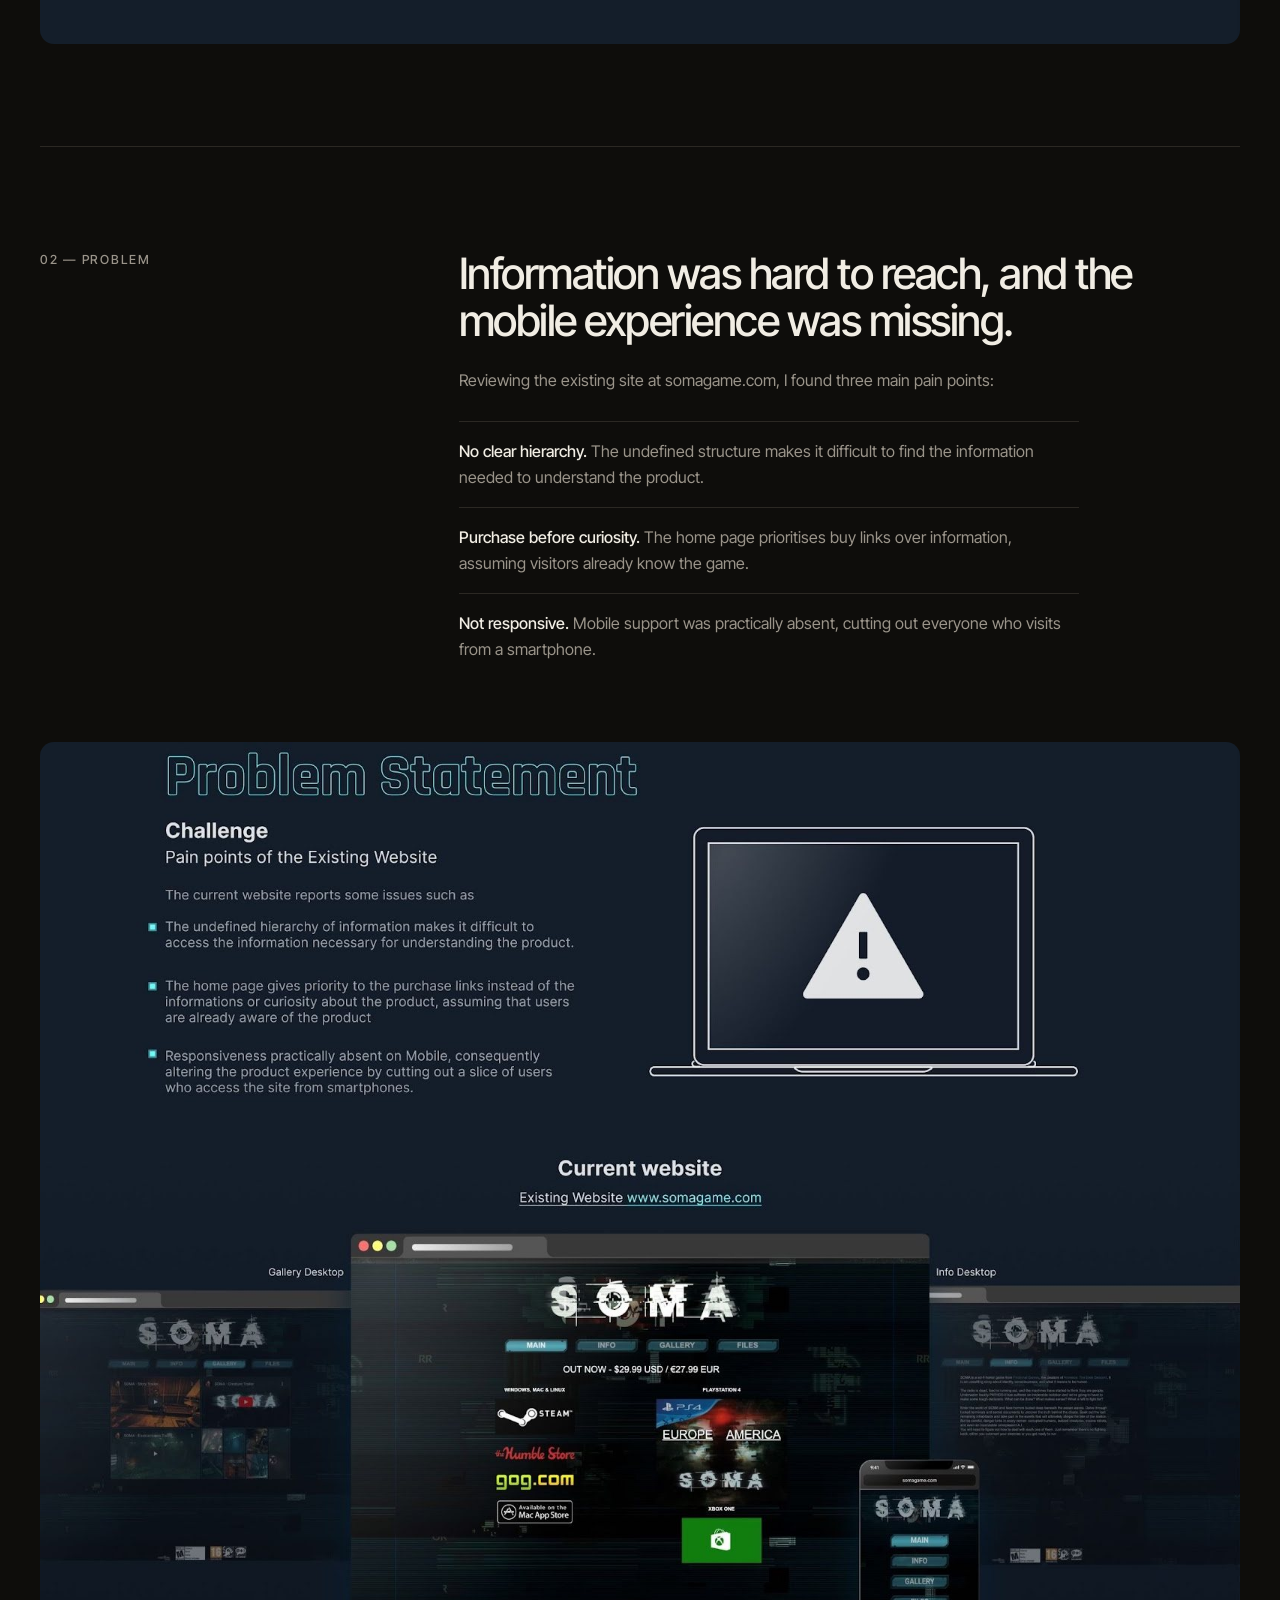
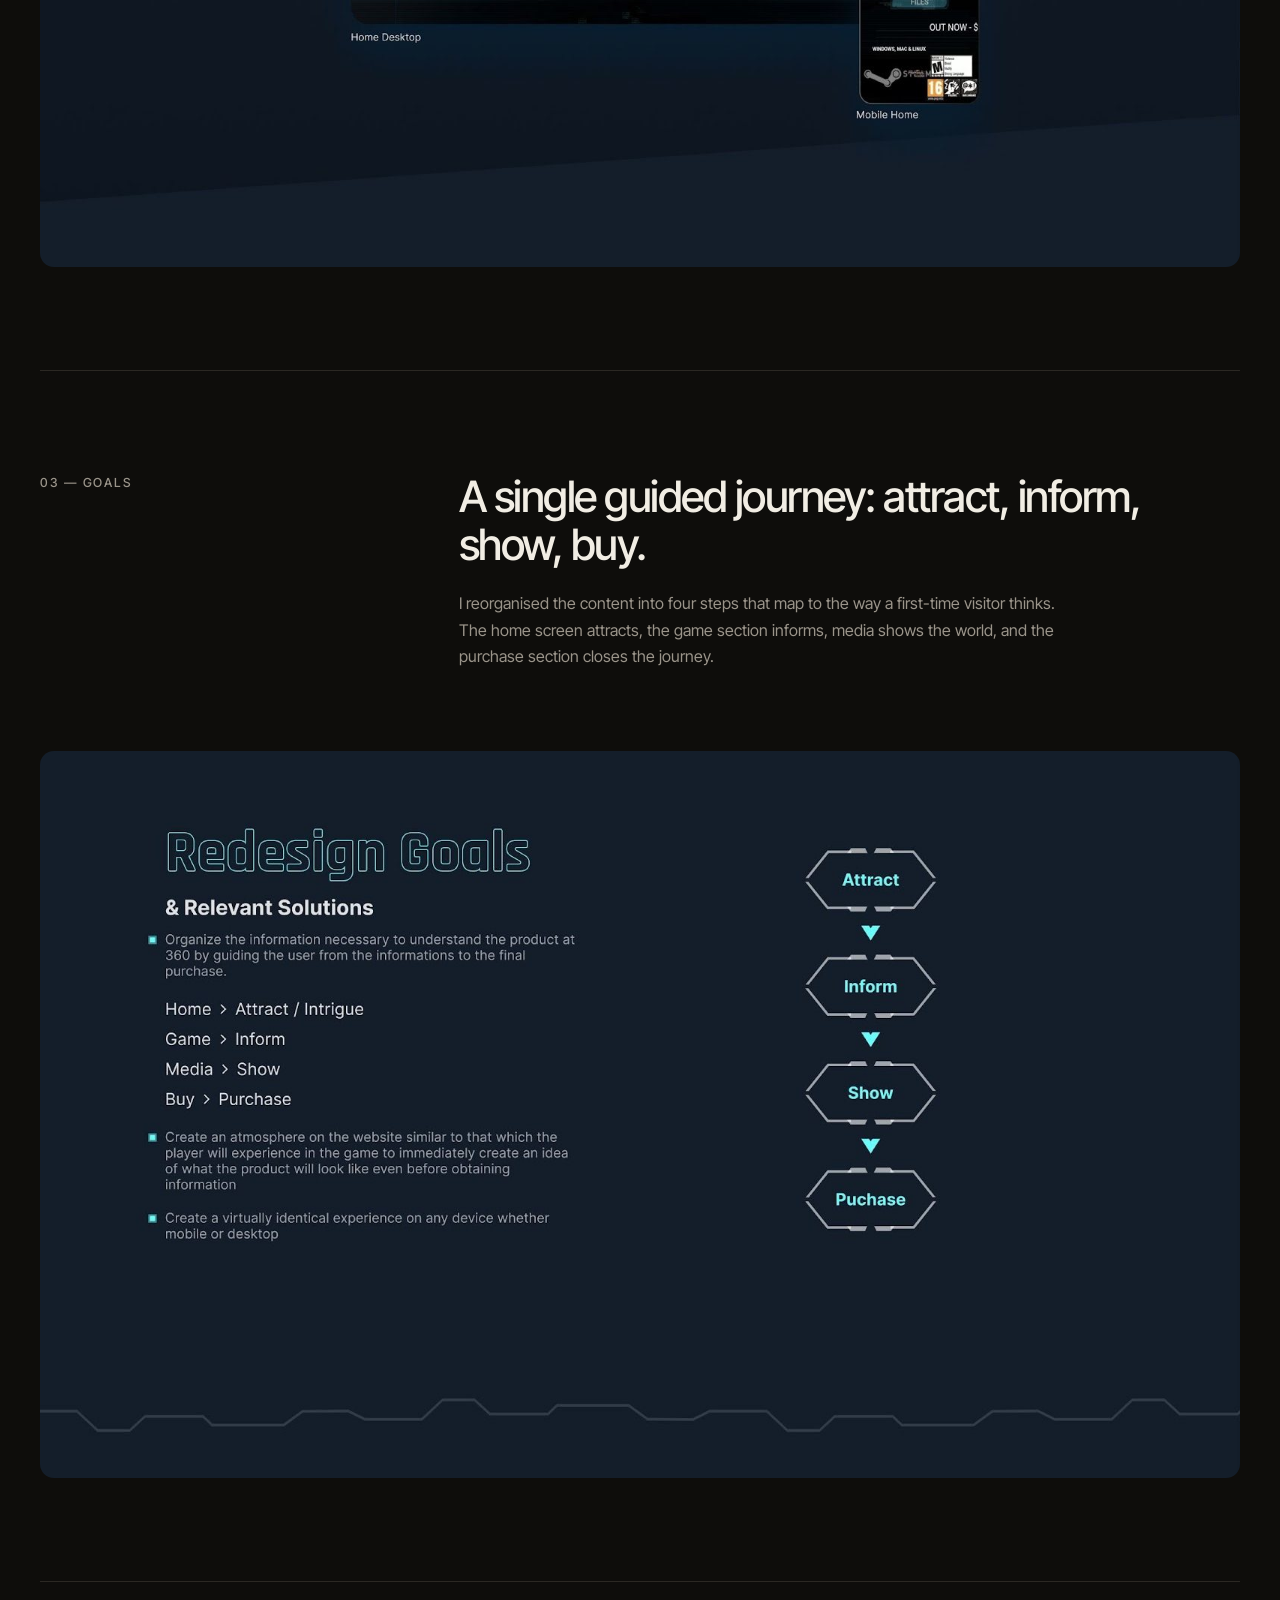
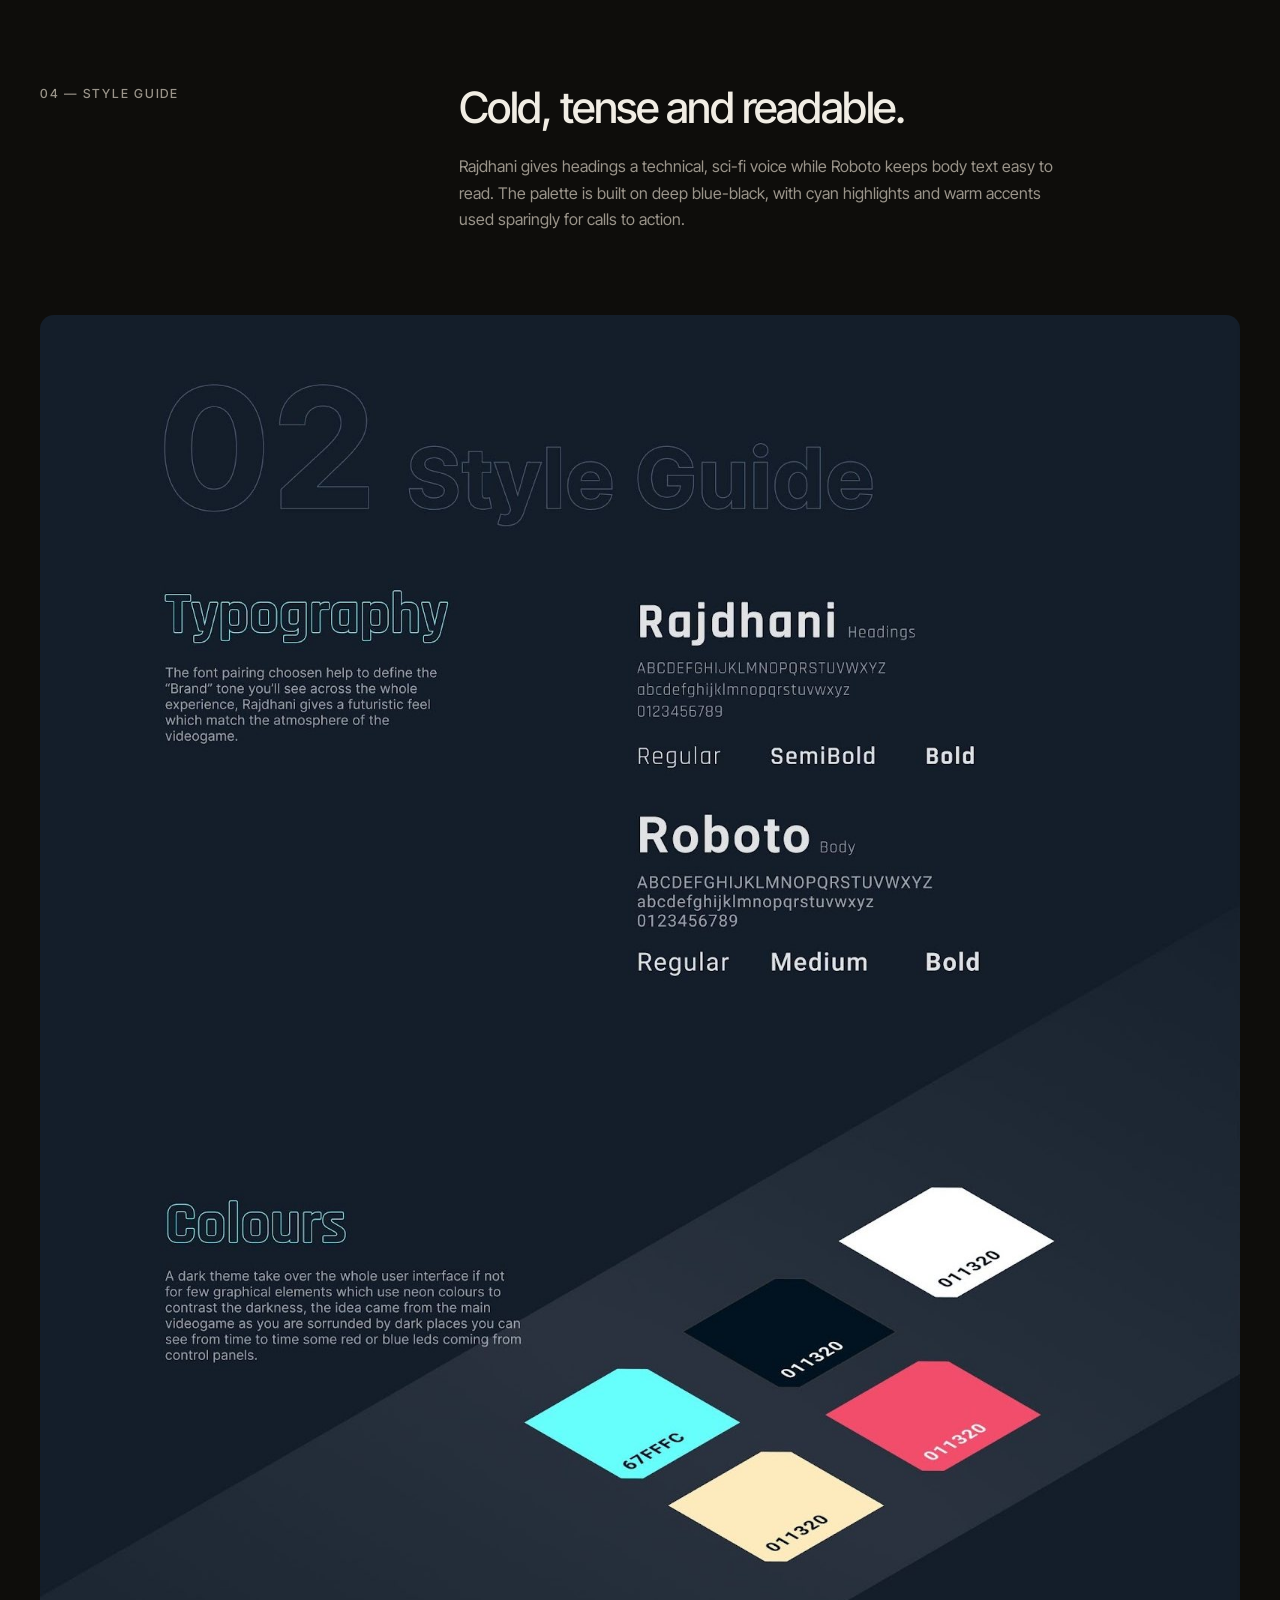
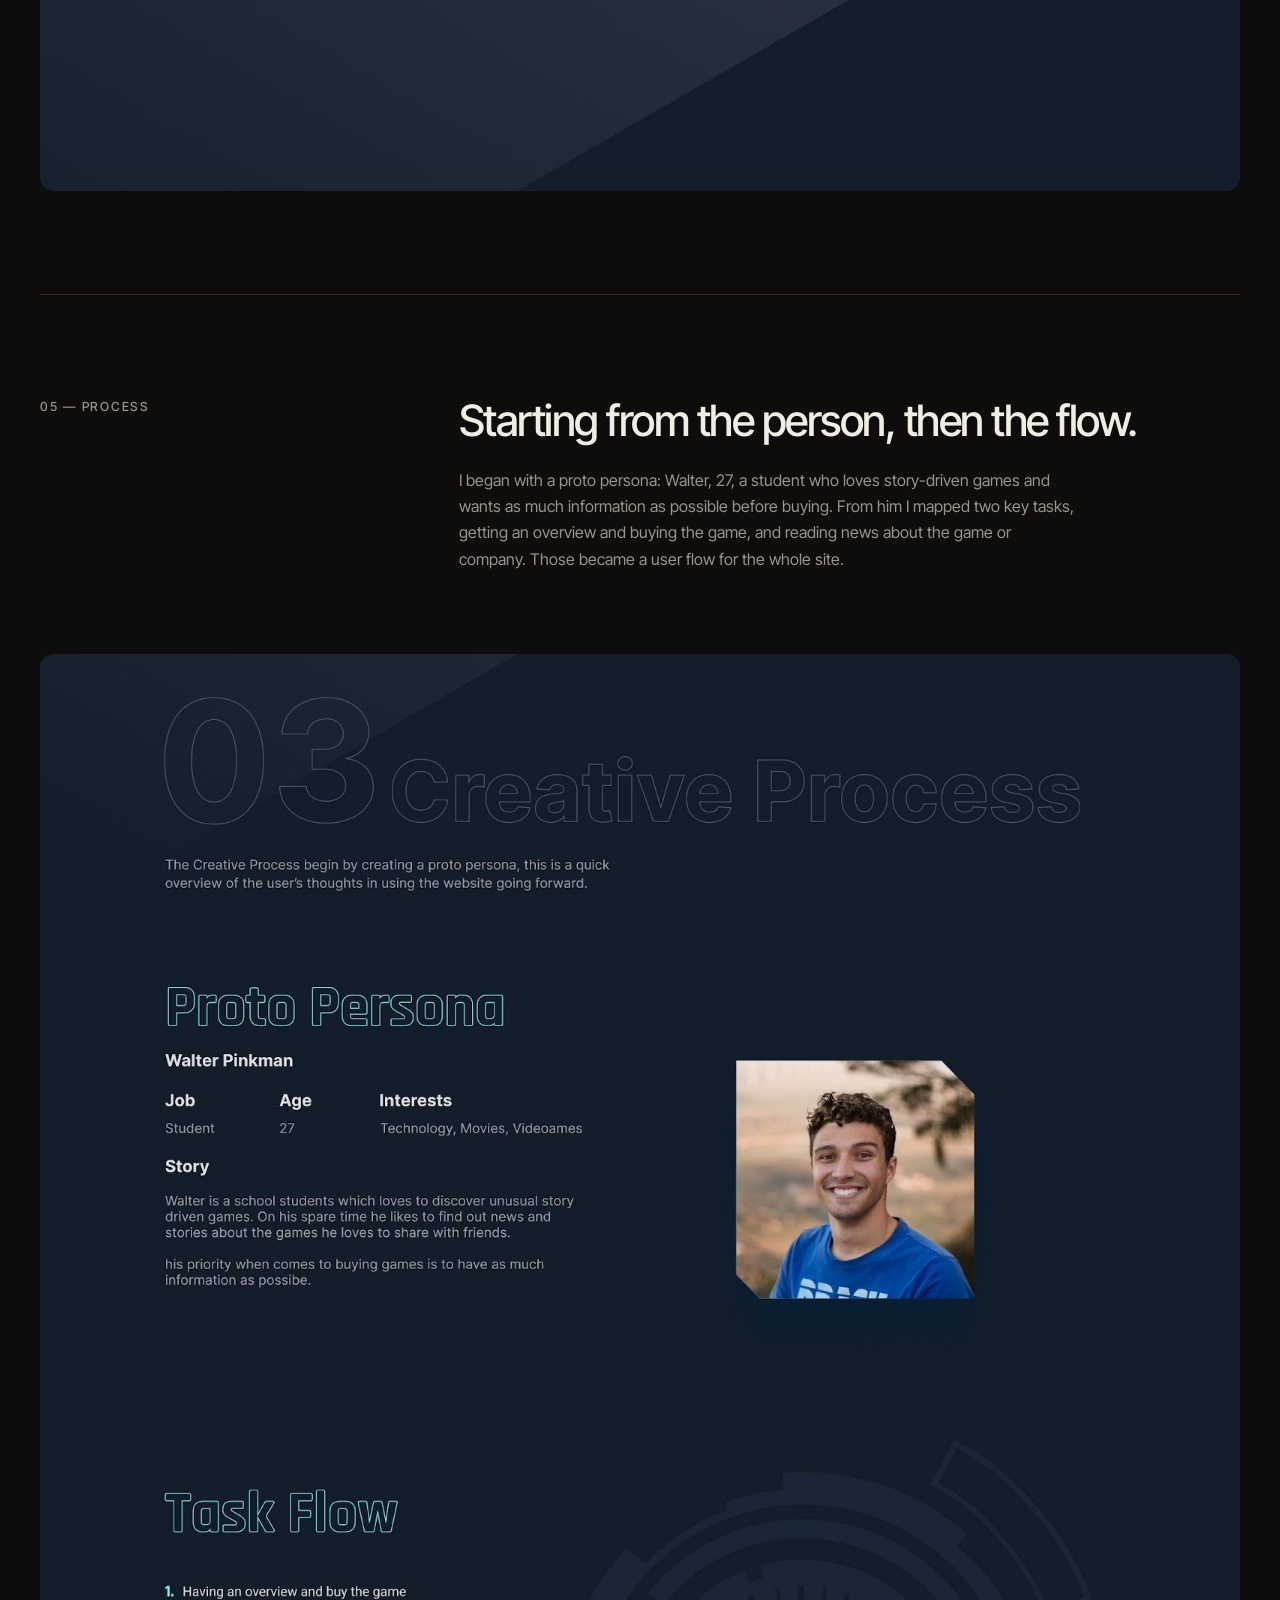
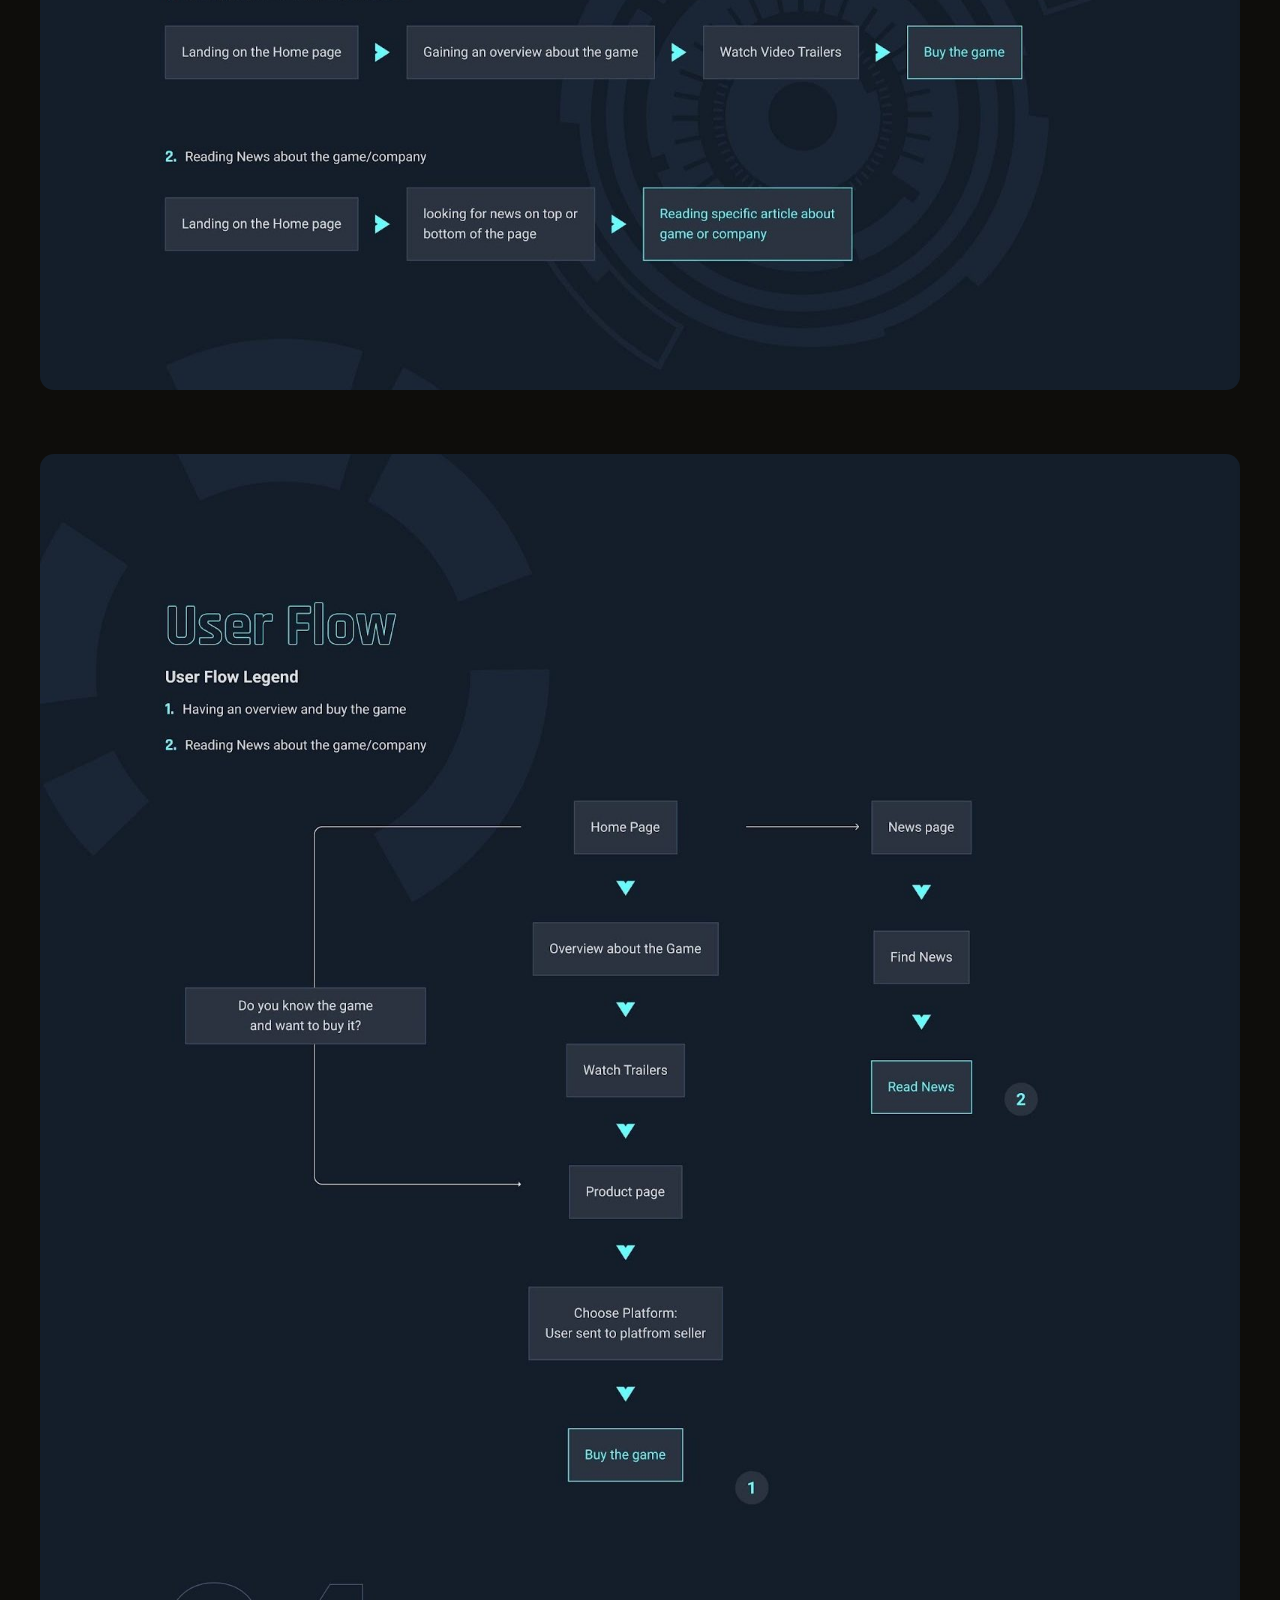
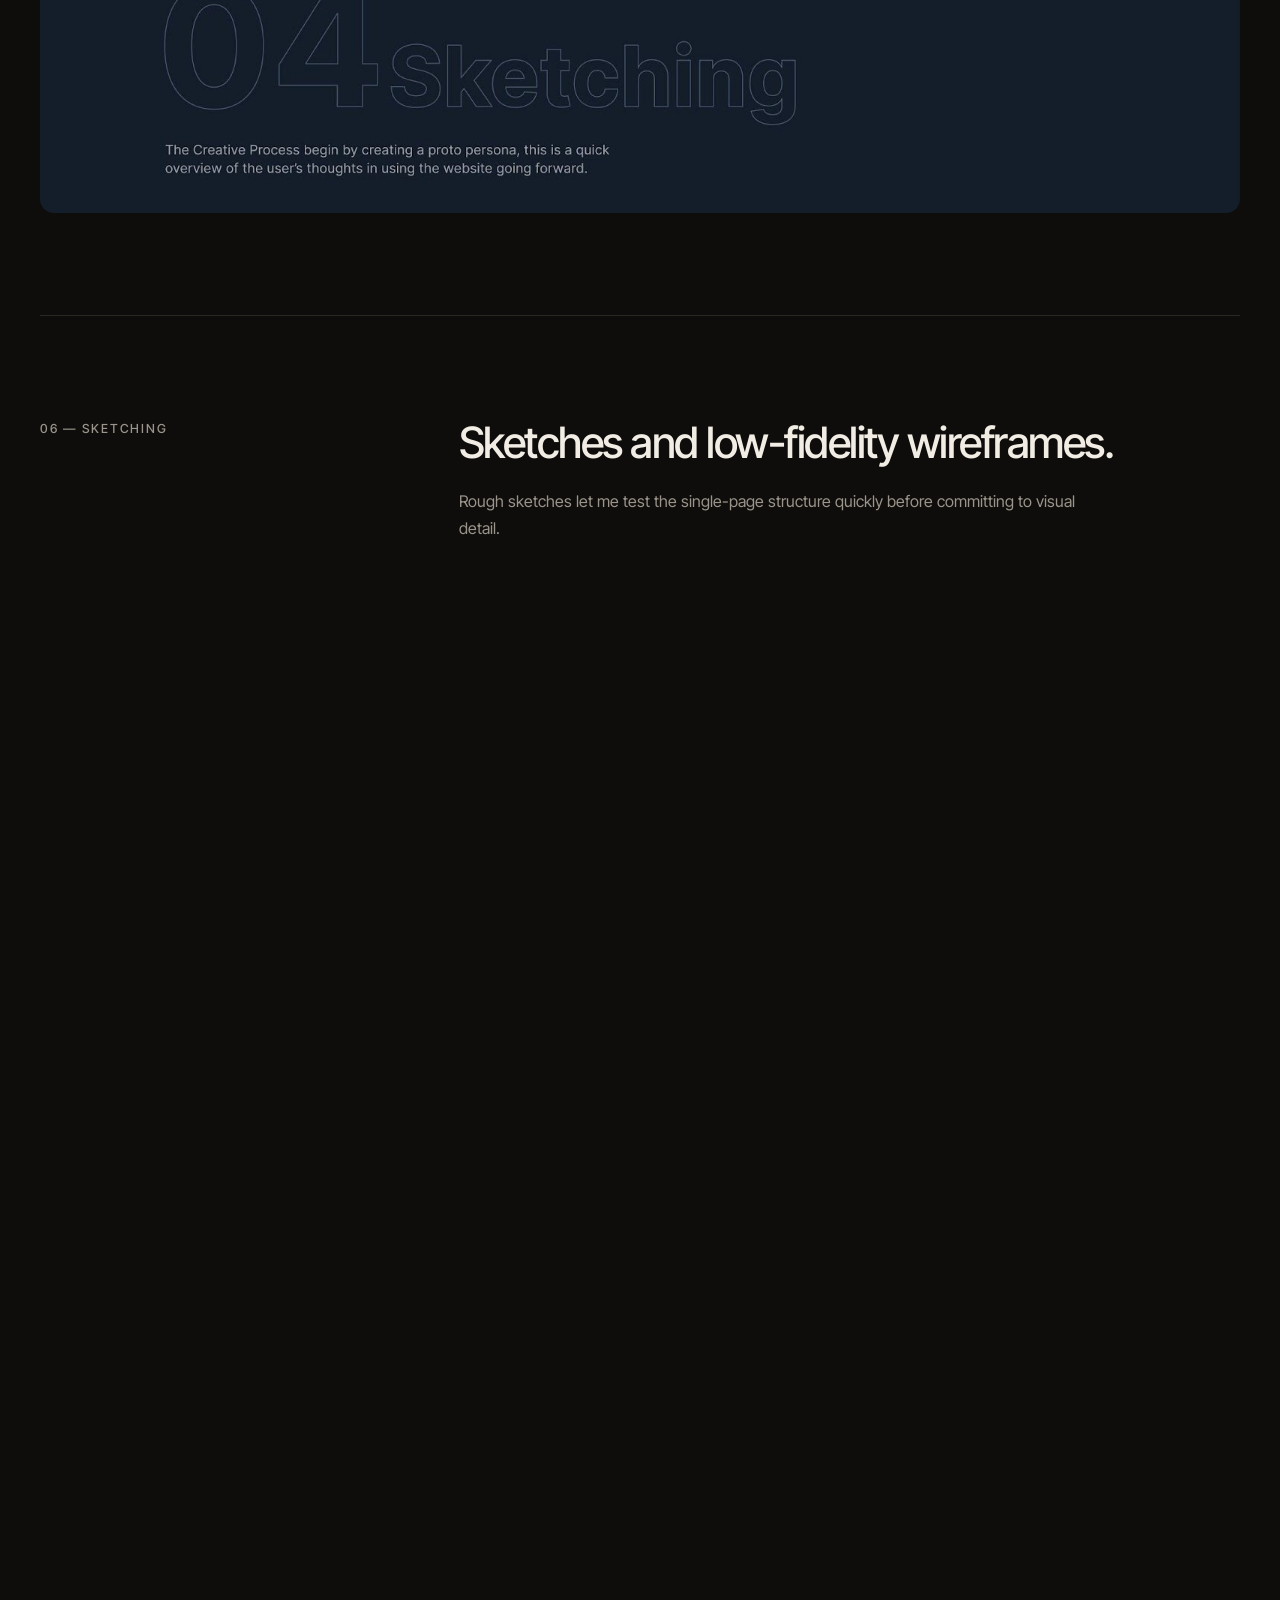
<file: soma.html>
﻿<!DOCTYPE html>
<html lang="en">
<head>
  <meta charset="UTF-8">
  <meta name="viewport" content="width=device-width, initial-scale=1.0">
  <title>SOMA Website Redesign — Lorenzo Mariotto</title>
  <meta name="description" content="Case study: a UX and UI redesign of the website for SOMA, Frictional Games' sci-fi horror game, focused on navigation, hierarchy and appeal on desktop and mobile.">
  <meta property="og:title" content="SOMA Website Redesign — Case study by Lorenzo Mariotto">
  <meta property="og:type" content="article">
  <meta name="theme-color" content="#0e0d0b">
  <link rel="icon" href="data:image/svg+xml,<svg xmlns='http://www.w3.org/2000/svg' viewBox='0 0 100 100'><rect width='100' height='100' rx='22' fill='%2316140f'/><text x='50' y='68' font-size='54' text-anchor='middle' fill='%23f4f1ea' font-family='Georgia,serif' font-style='italic'>L</text></svg>">
  <link rel="preconnect" href="https://fonts.googleapis.com">
  <link rel="preconnect" href="https://fonts.gstatic.com" crossorigin>
  <link href="https://fonts.googleapis.com/css2?family=Instrument+Serif:ital@0;1&family=Inter+Tight:wght@400;500;600&display=swap" rel="stylesheet">
  <link rel="stylesheet" href="style.css">
  <script src="script.js" defer></script>
</head>
<body>
  <a class="skip-link" href="#main">Skip to content</a>

  <header class="site-header">
    <nav class="nav container" aria-label="Main">
      <a class="brand" href="index.html" aria-label="Lorenzo Mariotto, home">
        <span class="brand-mark">L</span>
        <span class="brand-name">Lorenzo Mariotto</span>
      </a>
      <button class="menu-toggle" type="button" aria-expanded="false" aria-controls="nav-links">
        <span class="sr-only">Menu</span><span></span><span></span>
      </button>
      <ul class="nav-links" id="nav-links">
        <li><a href="index.html">Work</a></li>
        <li><a href="about.html">About</a></li>
        <li><a href="about.html#experience">Experience</a></li>
        <li><a class="nav-cta" href="index.html#contact">Get in touch</a></li>
      </ul>
    </nav>
  </header>

  <main id="main">
    <section class="cs-hero container">
      <a class="text-link reveal" href="index.html">← All work</a>
      <p class="eyebrow reveal">Case study · Website · UI/UX</p>
      <h1 class="cs-title reveal">Redesigning the website for <em>SOMA</em></h1>
      <p class="cs-lede reveal">SOMA is a sci-fi horror game by Frictional Games, an unsettling story about identity, consciousness and what it means to be human. I redesigned its website to make it clearer to navigate and more compelling, on desktop and mobile.</p>

      <dl class="cs-facts reveal">
        <div><dt>Role</dt><dd>UX &amp; UI Designer</dd></div>
        <div><dt>Scope</dt><dd>Website, desktop &amp; mobile</dd></div>
        <div><dt>Focus</dt><dd>Navigation, hierarchy, appeal</dd></div>
        <div><dt>Type</dt><dd>Concept project</dd></div>
      </dl>
    </section>

    <div class="container">
      <figure class="cs-cover media reveal">
        <img src="images/soma-cover.jpg" alt="SOMA website redesign shown on desktop and mobile" loading="lazy">
        <span class="media-fallback" aria-hidden="true">SOMA</span>
      </figure>
    </div>

    <section class="cs-section container">
      <div class="cs-label reveal"><p class="eyebrow">01 — Overview</p></div>
      <div class="cs-text reveal">
        <h2>Redesign the experience of the website.</h2>
        <p>SOMA is a sci-fi horror game from Frictional Games, the creators of Amnesia: The Dark Descent. My mission was to rethink how the website presents the game: how information is organised, what a visitor sees first, and how smoothly they are guided from curiosity to purchase.</p>
      </div>
      <figure class="cs-shot gallery-item media reveal"><img src="images/soma/s1-intro.jpg" alt="Introduction and mission of the SOMA website redesign" loading="lazy"><span class="media-fallback" aria-hidden="true">01</span></figure>
    </section>

    <section class="cs-section container">
      <div class="cs-label reveal"><p class="eyebrow">02 — Problem</p></div>
      <div class="cs-text reveal">
        <h2>Information was hard to reach, and the mobile experience was missing.</h2>
        <p>Reviewing the existing site at somagame.com, I found three main pain points:</p>
        <ul class="cs-points">
          <li><strong>No clear hierarchy.</strong> The undefined structure makes it difficult to find the information needed to understand the product.</li>
          <li><strong>Purchase before curiosity.</strong> The home page prioritises buy links over information, assuming visitors already know the game.</li>
          <li><strong>Not responsive.</strong> Mobile support was practically absent, cutting out everyone who visits from a smartphone.</li>
        </ul>
      </div>
      <figure class="cs-shot gallery-item media reveal"><img src="images/soma/s2-problem.jpg" alt="Problem statement and screenshots of the existing SOMA website" loading="lazy"><span class="media-fallback" aria-hidden="true">02</span></figure>
    </section>

    <section class="cs-section container">
      <div class="cs-label reveal"><p class="eyebrow">03 — Goals</p></div>
      <div class="cs-text reveal">
        <h2>A single guided journey: attract, inform, show, buy.</h2>
        <p>I reorganised the content into four steps that map to the way a first-time visitor thinks. The home screen attracts, the game section informs, media shows the world, and the purchase section closes the journey.</p>
      </div>
      <figure class="cs-shot gallery-item media reveal"><img src="images/soma/s3-goals.jpg" alt="Redesign goals mapping Home, Game, Media and Buy to Attract, Inform, Show and Buy" loading="lazy"><span class="media-fallback" aria-hidden="true">03</span></figure>
    </section>

    <section class="cs-section container">
      <div class="cs-label reveal"><p class="eyebrow">04 — Style guide</p></div>
      <div class="cs-text reveal">
        <h2>Cold, tense and readable.</h2>
        <p>Rajdhani gives headings a technical, sci-fi voice while Roboto keeps body text easy to read. The palette is built on deep blue-black, with cyan highlights and warm accents used sparingly for calls to action.</p>
      </div>
      <figure class="cs-shot gallery-item media reveal"><img src="images/soma/s4-style.jpg" alt="Typography and colour palette for the SOMA redesign" loading="lazy"><span class="media-fallback" aria-hidden="true">04</span></figure>
    </section>

    <section class="cs-section container">
      <div class="cs-label reveal"><p class="eyebrow">05 — Process</p></div>
      <div class="cs-text reveal">
        <h2>Starting from the person, then the flow.</h2>
        <p>I began with a proto persona: Walter, 27, a student who loves story-driven games and wants as much information as possible before buying. From him I mapped two key tasks, getting an overview and buying the game, and reading news about the game or company. Those became a user flow for the whole site.</p>
      </div>
      <figure class="cs-shot gallery-item media reveal"><img src="images/soma/s5-process.jpg" alt="Proto persona and task flows" loading="lazy"><span class="media-fallback" aria-hidden="true">05</span></figure>
      <figure class="cs-shot gallery-item media reveal"><img src="images/soma/s6-userflow.jpg" alt="User flow diagram" loading="lazy"><span class="media-fallback" aria-hidden="true">06</span></figure>
    </section>

    <section class="cs-section container">
      <div class="cs-label reveal"><p class="eyebrow">06 — Sketching</p></div>
      <div class="cs-text reveal">
        <h2>Sketches and low-fidelity wireframes.</h2>
        <p>Rough sketches let me test the single-page structure quickly before committing to visual detail.</p>
      </div>
      <figure class="cs-shot gallery-item media reveal"><img src="images/soma/s7-sketch.jpg" alt="Low-fidelity wireframing" loading="lazy"><span class="media-fallback" aria-hidden="true">07</span></figure>
      <figure class="cs-shot gallery-item media reveal"><img src="images/soma/t1-lowfi.jpg" alt="Hand-drawn sketches of the page layout" loading="lazy"><span class="media-fallback" aria-hidden="true">08</span></figure>
    </section>

    <section class="cs-section container">
      <div class="cs-label reveal"><p class="eyebrow">07 — Prototype</p></div>
      <div class="cs-text reveal">
        <h2>High-fidelity design.</h2>
        <p>The final desktop design is a single scrolling page that runs from the opening hero through the game, media and news to the purchase section.</p>
      </div>
      <figure class="cs-shot gallery-item media reveal"><img src="images/soma/t2-proto.jpg" alt="Prototyping on desktop" loading="lazy"><span class="media-fallback" aria-hidden="true">09</span></figure>
      <figure class="cs-shot gallery-item media reveal"><img src="images/soma/t3-hifi-a.jpg" alt="High-fidelity desktop design, top of the page" loading="lazy"><span class="media-fallback" aria-hidden="true">10</span></figure>
      <figure class="cs-shot gallery-item media reveal"><img src="images/soma/t3-hifi-b.jpg" alt="High-fidelity desktop design, news and purchase sections" loading="lazy"><span class="media-fallback" aria-hidden="true">11</span></figure>
    </section>

    <section class="cs-section container">
      <div class="cs-label reveal"><p class="eyebrow">08 — Mobile</p></div>
      <div class="cs-text reveal">
        <h2>The same structure, adapted for small screens.</h2>
        <p>The mobile version follows the desktop structure so the journey feels familiar on any device.</p>
      </div>
      <figure class="cs-shot gallery-item media reveal"><img src="images/soma/t4-mobile.jpg" alt="Mobile version of the SOMA website" loading="lazy"><span class="media-fallback" aria-hidden="true">12</span></figure>
    </section>

    <section class="cs-section container">
      <div class="cs-label reveal"><p class="eyebrow">09 — Final thoughts</p></div>
      <div class="cs-text reveal">
        <h2>A continuous, guided experience.</h2>
        <p>The project came from a need to organise information more clearly and guide users through the site. Moving to a single page gives a continuous journey from the beginning (Home) to the end (Buy). Finding illustrative material was the hardest part, but the general experience of absorbing information and understanding the product is much clearer.</p>
        <p><strong>Tools:</strong> Figma, Adobe Photoshop, Adobe Illustrator.</p>
      </div>
    </section>

    <section class="contact next-case">
      <div class="container">
        <p class="eyebrow reveal">Next</p>
        <h2 class="contact-title reveal">Like what you see?<br><em>Let’s talk.</em></h2>
        <div class="contact-row reveal">
          <a class="contact-email" href="mailto:lorenzomariotto90@gmail.com">lorenzomariotto90@gmail.com</a>
          <button class="copy-btn" type="button" data-copy="lorenzomariotto90@gmail.com">Copy email</button>
        </div>
        <ul class="socials reveal">
          <li><a href="index.html">← Back to all work</a></li>
          <li><a href="https://www.linkedin.com/in/lorenzo-mariotto-1b5647162" target="_blank" rel="noopener">LinkedIn ↗</a></li>
          <li><a href="https://dribbble.com/Wario" target="_blank" rel="noopener">Dribbble ↗</a></li>
        </ul>
      </div>
    </section>
  </main>

  <footer class="site-footer container">
    <p>© <span id="year">2026</span> Lorenzo Mariotto</p>
    <p>Designed &amp; built in London</p>
    <a href="#top">Back to top ↑</a>
  </footer>

  <div class="lightbox" id="lightbox" role="dialog" aria-modal="true" aria-label="Image viewer" hidden>
    <button class="lightbox-close" type="button" aria-label="Close">×</button>
    <img alt="">
  </div>
  <div class="toast" id="toast" role="status" aria-live="polite"></div>
</body>
</html>
</file>
<file: style.css>
:root {
  color-scheme: dark;
  --bg: #0e0d0b;
  --bg-tint: #151411;
  --ink: #f1ede4;
  --muted: #9a948a;
  --line: #2b2823;
  --accent: #c5f82a;
  --dark: #070706;
  --serif: "Instrument Serif", Georgia, serif;
  --sans: "Inter Tight", system-ui, -apple-system, "Segoe UI", sans-serif;
  --radius: 14px;
  --ease: cubic-bezier(.2, .7, .2, 1);
}

*, *::before, *::after { box-sizing: border-box; }
[hidden] { display: none !important; }
html { scroll-behavior: smooth; scroll-padding-top: 84px; }
body {
  margin: 0;
  background: var(--bg);
  color: var(--ink);
  font: 400 1rem/1.65 var(--sans);
  -webkit-font-smoothing: antialiased;
  text-rendering: optimizeLegibility;
}
img { display: block; max-width: 100%; }
a { color: inherit; text-decoration: none; }
h1, h2, h3, p { margin: 0; }
em { font-family: var(--serif); font-style: italic; font-weight: 400; }
::selection { background: var(--accent); color: #16140f; }
:focus-visible { outline: 2px solid var(--accent); outline-offset: 3px; border-radius: 4px; }

.container { width: min(1200px, calc(100% - 48px)); margin-inline: auto; }
.sr-only { position: absolute; width: 1px; height: 1px; overflow: hidden; clip: rect(0 0 0 0); white-space: nowrap; }
.skip-link { position: absolute; left: 16px; top: -60px; z-index: 100; padding: 10px 16px; background: var(--ink); color: var(--bg); border-radius: 8px; }
.skip-link:focus { top: 16px; }

/* ---------- Header ---------- */
.site-header {
  position: sticky; top: 0; z-index: 50;
  background: linear-gradient(to bottom, rgba(14,13,11,.75), rgba(14,13,11,0)) border-box no-repeat;
  border-bottom: 1px solid transparent;
  transition: border-color .3s, background-color .3s;
}
.site-header.is-scrolled {
  background: color-mix(in srgb, var(--bg) 82%, transparent);
  backdrop-filter: blur(14px); -webkit-backdrop-filter: blur(14px);
  border-bottom-color: var(--line);
}
.nav { height: 72px; display: flex; align-items: center; justify-content: space-between; }
.brand { display: flex; align-items: center; gap: 12px; font-weight: 600; letter-spacing: -.01em; }
.brand-mark {
  width: 34px; height: 34px; display: grid; place-items: center;
  background: var(--ink); color: var(--bg); border-radius: 9px;
  font: italic 1.35rem/1 var(--serif);
}
.nav-links { display: flex; align-items: center; gap: 30px; margin: 0; padding: 0; list-style: none; font-size: .92rem; }
.nav-links a { color: var(--muted); transition: color .2s; }
.nav-links a:hover { color: var(--ink); }
.nav-links .nav-cta { color: var(--bg); background: var(--ink); padding: 9px 16px; border-radius: 99px; }
.nav-links .nav-cta:hover { color: var(--bg); background: var(--accent); }
.menu-toggle { display: none; }

/* ---------- Buttons & links ---------- */
.button {
  display: inline-flex; align-items: center; gap: 12px;
  min-height: 50px; padding: 0 22px; border-radius: 99px;
  background: var(--ink); color: var(--bg); border: 1px solid var(--ink);
  font-weight: 500; transition: background .25s, border-color .25s, color .25s, transform .25s var(--ease);
}
.button:hover { background: var(--accent); border-color: var(--accent); transform: translateY(-2px); }
.button-ghost { background: transparent; color: var(--ink); border-color: var(--line); }
.button-ghost:hover { background: transparent; color: var(--ink); border-color: var(--ink); }
.text-link {
  display: inline-flex; gap: 8px; align-items: center; font-weight: 500;
  background: linear-gradient(currentColor, currentColor) 0 100% / 100% 1px no-repeat;
  padding-bottom: 2px; transition: background-size .35s var(--ease), color .2s;
}
.text-link:hover { color: var(--accent); background-size: 0 1px; background-position: 100% 100%; }
.eyebrow { font-size: .78rem; font-weight: 500; letter-spacing: .14em; text-transform: uppercase; color: var(--muted); margin-bottom: 18px; }

.hero { position: relative; z-index: 1; }

/* ---------- Hero ---------- */
.hero { padding: clamp(56px, 10vw, 120px) 0 clamp(48px, 7vw, 80px); }
.hero-meta { display: flex; flex-wrap: wrap; gap: 12px 28px; color: var(--muted); font-size: .9rem; margin-bottom: clamp(28px, 5vw, 48px); }
.status { display: inline-flex; align-items: center; gap: 10px; color: var(--ink); }
.dot { width: 8px; height: 8px; border-radius: 50%; background: #2fb36b; box-shadow: 0 0 0 0 rgba(47,179,107,.5); animation: pulse 2.4s infinite; }
@keyframes pulse { 70% { box-shadow: 0 0 0 9px rgba(47,179,107,0); } 100% { box-shadow: 0 0 0 0 rgba(47,179,107,0); } }
.hero-title {
  font-weight: 500; font-size: clamp(2.5rem, 6.6vw, 5.9rem);
  line-height: 1.02; letter-spacing: -.045em;
}
.hero-title em { color: var(--accent); letter-spacing: -.02em; }
.hero-foot { display: flex; flex-wrap: wrap; align-items: end; justify-content: space-between; gap: 32px; margin-top: clamp(32px, 5vw, 56px); }
.lede { max-width: 470px; color: var(--muted); font-size: 1.1rem; }
.hero-actions { display: flex; flex-wrap: wrap; gap: 12px; }

/* ---------- Hero bento grid ---------- */
.hero.hero-bento { padding: 24px 0; }
.bento {
  display: grid; grid-template-columns: repeat(12, 1fr); grid-template-rows: 1.12fr 1fr;
  gap: 16px; height: calc(100vh - 48px); min-height: 680px; max-height: 960px;
}
.b { position: relative; display: block; border-radius: 22px; background: #161511; box-shadow: 0 0 0 1px var(--line) inset; overflow: hidden; color: inherit; text-decoration: none; }
.b-intro { grid-column: 1 / 8; grid-row: 1; padding: 34px 38px; display: flex; flex-direction: column; justify-content: space-between; background: radial-gradient(120% 120% at 100% 0%, #22201a, #141310 60%); }
.b-intro .hero-meta { margin: 0; }
.b-intro .hero-title { font-size: clamp(2rem, 3.5vw, 3.4rem); }
.b-lede { font-size: .98rem; color: var(--muted); max-width: 520px; margin: 0; }
.b-nm { grid-column: 8 / 13; grid-row: 1; }
.b-gv { grid-column: 1 / 8; grid-row: 2; }
.b-side { grid-column: 8 / 13; grid-row: 2; display: grid; grid-template-columns: 2fr 3fr; gap: 16px; }
/* case study cards + photo card */
.b-case img, .b-photo img { position: absolute; inset: 0; width: 100%; height: 100%; object-fit: cover; transition: transform .9s var(--ease); }
.b-gv img { object-position: 50% 12%; }
.b-photo img { object-position: 50% 42%; }
.b-photo:hover img { transform: scale(1.05); }
.b-case:hover img { transform: scale(1.05); }
.b-photo .b-cap strong { font-size: clamp(1.5rem, 2.1vw, 2rem); }
.b-photo .b-cap small { font-size: .74rem; }
.b-case::after, .b-photo::after { content: ""; position: absolute; inset: 0; background: linear-gradient(0deg, rgba(8,7,6,.92), rgba(8,7,6,0) 45%); }
.b-cap { position: absolute; z-index: 1; left: 22px; right: 22px; bottom: 20px; }
/* "Password protected" badge on locked case studies */
.b-lock { position: absolute; z-index: 1; top: 16px; left: 16px; display: inline-flex; align-items: center; gap: 8px; padding: 8px 14px 8px 11px; border-radius: 99px; background: rgba(14,13,11,.72); backdrop-filter: blur(10px); -webkit-backdrop-filter: blur(10px); box-shadow: 0 0 0 1px rgba(255,255,255,.12) inset; color: var(--ink); font-size: .8rem; font-weight: 500; letter-spacing: .01em; }
.b-lock svg { width: 15px; height: 15px; fill: none; stroke: var(--accent); stroke-width: 2.2; stroke-linecap: round; stroke-linejoin: round; }
.b-cap small { display: block; color: rgba(255,255,255,.7); font-size: .8rem; margin-bottom: 6px; }
.b-cap strong { font: 400 clamp(1.7rem, 2.6vw, 2.4rem)/1 var(--serif); transition: color .3s; }
.b-case:hover .b-cap strong, .b-photo:hover .b-cap strong { color: var(--accent); }
/* small cards */
.b-mini { padding: 22px; display: flex; flex-direction: column; justify-content: space-between; transition: transform .4s var(--ease), filter .3s; }
.b-mini small { color: var(--muted); font-size: .8rem; }
.b-mini .big { font: 400 clamp(2rem, 3vw, 2.6rem)/1 var(--serif); }
/* contact card (accent colour) */
.b-contact { background: var(--accent); color: #111; box-shadow: none; gap: 14px; }
.b-contact small { color: rgba(0,0,0,.6); }
.b-contact a { color: #111; }
.b-contact-links { display: flex; flex-direction: column; gap: 12px; }
.b-email { display: flex; align-items: center; justify-content: space-between; gap: 8px; padding-bottom: 12px; border-bottom: 1px solid rgba(0,0,0,.18); font-size: .82rem; font-weight: 500; min-width: 0; }
.b-email a { overflow: hidden; text-overflow: ellipsis; white-space: nowrap; }
.b-email a:hover { text-decoration: underline; }
.b-copy { flex: none; font: inherit; font-size: .72rem; padding: 4px 10px; border-radius: 99px; border: 1px solid rgba(0,0,0,.35); background: transparent; color: #111; cursor: pointer; }
.b-copy:hover { background: #111; color: var(--accent); }
.b-socials { display: flex; flex-wrap: wrap; gap: 6px 14px; margin: 0; padding: 0; list-style: none; font-size: .82rem; }
.b-socials a:hover { text-decoration: underline; }
.b-cv-btn { display: flex; justify-content: space-between; align-items: center; padding: 11px 16px; border-radius: 99px; background: #111; color: var(--accent) !important; font-size: .85rem; font-weight: 500; transition: transform .3s var(--ease); }
.b-cv-btn:hover { transform: translateY(-2px); }
/* cards appear one after the other */
.bento .reveal:nth-child(2) { transition-delay: .08s; }
.bento .reveal:nth-child(3) { transition-delay: .16s; }
.b-side .reveal:nth-child(1) { transition-delay: .24s; }
.b-side .reveal:nth-child(2) { transition-delay: .32s; }
@media (max-width: 900px) {
  .bento { display: flex; flex-direction: column; height: auto; min-height: 0; max-height: none; }
  .b-intro { padding: 26px; gap: 24px; }
  .b-case { aspect-ratio: 4 / 3; }
  .b-side { grid-template-columns: 1fr 1fr; }
  .b-contact { min-height: 300px; }
}
@media (max-width: 640px) {
  .b-side { grid-template-columns: 1fr; }
  .b-photo { aspect-ratio: 1 / 1; }
  .b-photo img { object-position: 50% 50%; }
}
.specialties {
  display: grid; grid-template-columns: repeat(4, 1fr);
  margin: clamp(56px, 8vw, 96px) 0 0; padding: 0; list-style: none;
  border-top: 1px solid var(--line);
}
.specialties li { padding: 20px 20px 0 0; font-weight: 500; font-size: 1.02rem; }
.specialties span { display: block; color: var(--muted); font-size: .78rem; margin-bottom: 6px; font-variant-numeric: tabular-nums; }

/* ---------- Client logo marquee ---------- */
.clients { border-block: 1px solid var(--line); padding-block: clamp(32px, 5vw, 52px); }
.clients .eyebrow { text-align: center; margin-bottom: clamp(22px, 3vw, 32px); }
.marquee {
  --gap: clamp(56px, 8vw, 110px);
  display: flex; gap: var(--gap); overflow: hidden;
  -webkit-mask-image: linear-gradient(to right, transparent 0, #000 14%, #000 86%, transparent 100%);
          mask-image: linear-gradient(to right, transparent 0, #000 14%, #000 86%, transparent 100%);
}
.logo-group {
  display: flex; flex-shrink: 0; align-items: center; justify-content: space-around;
  gap: var(--gap); min-width: 100%; margin: 0; padding: 0; list-style: none;
}
.js .logo-group { animation: marquee-scroll 34s linear infinite; }
.marquee:hover .logo-group { animation-play-state: paused; }
@keyframes marquee-scroll { to { transform: translateX(calc(-100% - var(--gap))); } }
.logo { display: flex; align-items: center; justify-content: center; height: 52px; white-space: nowrap; }
.logo img { display: none; height: var(--h, 40px); width: auto; max-width: 180px; object-fit: contain; filter: brightness(0) invert(1); opacity: .6; transition: opacity .2s; }
.logo-name { font: 500 clamp(1.15rem, 2vw, 1.6rem)/1 var(--sans); letter-spacing: -.03em; color: var(--muted); transition: color .2s; }
.logo:hover .logo-name { color: var(--ink); }
.logo.has-img img { display: block; }
.logo.has-img .logo-name { display: none; }
.logo.has-img:hover img { opacity: 1; }

/* ---------- Sections ---------- */
.section { padding-block: clamp(72px, 10vw, 128px); }
.section-tint { background: var(--bg-tint); }
.section-head { display: flex; flex-wrap: wrap; align-items: end; gap: 12px 32px; margin-bottom: clamp(36px, 5vw, 56px); }
.section-head .eyebrow { width: 100%; margin-bottom: 0; }
.section-head h2, .about h2 { font-weight: 500; font-size: clamp(2.2rem, 5vw, 4rem); line-height: 1.04; letter-spacing: -.04em; }
.section-note { max-width: 340px; margin-left: auto; color: var(--muted); font-size: .95rem; }
.section-head .text-link { margin-left: auto; }

/* ---------- Media + fallback ---------- */
.media { position: relative; overflow: hidden; border-radius: var(--radius); background: var(--line); margin: 0; }
.media img, .media video { width: 100%; height: 100%; object-fit: cover; transition: transform .8s var(--ease); }
.media video { display: block; }
.media-fallback { display: none; }
.media.is-empty { background: linear-gradient(135deg, #25221d, #181612); }
.media.is-empty .media-fallback {
  display: grid; place-items: center; position: absolute; inset: 0;
  font: italic clamp(2rem, 6vw, 4.5rem)/1 var(--serif); color: rgba(241,237,228,.3);
}

/* ---------- Case study ---------- */
.case { display: grid; grid-template-columns: 1.35fr 1fr; gap: clamp(28px, 5vw, 64px); align-items: center; }
.case + .case { margin-top: clamp(56px, 8vw, 104px); padding-top: clamp(56px, 8vw, 104px); border-top: 1px solid var(--line); }
.case-media { aspect-ratio: 4 / 3; display: block; }
.case-media:hover img { transform: scale(1.04); }
.case-media.is-empty { background: radial-gradient(circle at 30% 30%, #2a3b44, #0d1418 70%); }
.case-media.is-empty .media-fallback { color: rgba(255,255,255,.75); font-style: normal; letter-spacing: .3em; font-family: var(--sans); font-weight: 500; font-size: clamp(1.8rem, 4vw, 3rem); }
.case-index { color: var(--muted); font-size: .85rem; margin-bottom: 14px; }
.case h3 { font: 400 clamp(2.4rem, 4.5vw, 3.6rem)/1 var(--serif); margin-bottom: 18px; }
.case h3 a:hover { color: var(--accent); }
.case-body > p:not(.case-index) { color: var(--muted); margin-bottom: 22px; }
.case-body em { color: var(--ink); }

/* Case study tiles (home): two big image cards side by side */
.case-grid { display: grid; grid-template-columns: 1fr 1fr; gap: clamp(20px, 3vw, 40px); }
.case-tile { display: block; color: inherit; text-decoration: none; }
.case-tile:nth-child(2) { transition-delay: .12s; }
.case-tile .case-media { box-shadow: 0 0 0 1px var(--line); transition: transform .6s var(--ease), box-shadow .6s var(--ease); }
.case-tile:hover .case-media, .case-tile:focus-visible .case-media { transform: translateY(-6px); box-shadow: 0 0 0 1px rgba(197,248,42,.5), 0 30px 60px -20px rgba(0,0,0,.8); }
.case-tile:hover .case-media img { transform: scale(1.05); }
.case-cap { display: flex; flex-direction: column; gap: 10px; padding-top: 22px; }
.case-cap .case-index { margin: 0; }
.case-title { font: 400 clamp(2rem, 3.6vw, 3rem)/1 var(--serif); display: flex; align-items: baseline; gap: 12px; transition: color .3s; }
.case-arrow { font: 400 .55em/1 var(--sans); opacity: .5; transition: transform .4s var(--ease), opacity .3s; }
.case-tile:hover .case-title { color: var(--accent); }
.case-tile:hover .case-arrow { opacity: 1; transform: translate(4px, -4px); }
@media (max-width: 720px) { .case-grid { grid-template-columns: 1fr; gap: 48px; } }
.tags { display: flex; flex-wrap: wrap; gap: 8px; padding: 0; margin: 0 0 28px; list-style: none; }
.tags li { padding: 6px 12px; border: 1px solid var(--line); border-radius: 99px; font-size: .82rem; }

/* ---------- Case study page ---------- */
/* Case study backdrop video: strongest in the top-right corner, fading into the page */
.cs-backdrop {
  position: absolute; top: 0; left: 0; right: 0; z-index: 0; height: min(100vh, 960px);
  overflow: hidden; pointer-events: none;
  -webkit-mask-image: radial-gradient(75% 90% at 100% 0%, #000 0%, rgba(0,0,0,.75) 25%, rgba(0,0,0,.3) 55%, transparent 85%);
          mask-image: radial-gradient(75% 90% at 100% 0%, #000 0%, rgba(0,0,0,.75) 25%, rgba(0,0,0,.3) 55%, transparent 85%);
}
.cs-backdrop video { display: block; width: 100%; height: 100%; object-fit: cover; object-position: right top; opacity: .7; }
.cs-backdrop ~ main { position: relative; z-index: 1; }
@media (max-width: 900px) {
  .cs-backdrop { height: 70vh; }
  .cs-backdrop video { opacity: .55; }
}
.cs-hero { padding: clamp(40px, 7vw, 88px) 0 clamp(32px, 5vw, 56px); }
.cs-hero .eyebrow { margin-top: 36px; }
.cs-title { font-weight: 500; font-size: clamp(2.4rem, 6vw, 5.2rem); line-height: 1.04; letter-spacing: -.045em; max-width: 14em; }
.cs-title em { color: var(--accent); letter-spacing: -.02em; }
.cs-lede { max-width: 640px; margin-top: 28px; color: var(--muted); font-size: 1.15rem; }
.cs-facts { display: grid; grid-template-columns: repeat(4, 1fr); gap: 24px; margin: clamp(36px, 5vw, 64px) 0 0; padding-top: 24px; border-top: 1px solid var(--line); }
.cs-facts dt { color: var(--muted); font-size: .78rem; letter-spacing: .14em; text-transform: uppercase; margin-bottom: 6px; }
.cs-facts dd { margin: 0; font-weight: 500; }
.cs-cover { aspect-ratio: 16 / 9; }
.cs-cover.is-empty { background: radial-gradient(circle at 30% 30%, #2a3b44, #0d1418 70%); }
.cs-cover.is-empty .media-fallback { color: rgba(255,255,255,.75); font-style: normal; letter-spacing: .3em; font-family: var(--sans); font-weight: 500; }
.cs-section { display: grid; grid-template-columns: 1fr 2.2fr; gap: clamp(24px, 5vw, 80px); padding-block: clamp(56px, 8vw, 104px); border-bottom: 1px solid var(--line); }
.cs-section:last-of-type { border-bottom: 0; }
.cs-text h2 { font-weight: 500; font-size: clamp(1.7rem, 3.4vw, 2.7rem); line-height: 1.1; letter-spacing: -.035em; margin-bottom: 22px; max-width: 18em; }
.cs-text p { color: var(--muted); max-width: 620px; margin-bottom: 18px; }
.cs-points { list-style: none; padding: 0; margin: 28px 0 0; max-width: 620px; }
.cs-points li { padding: 16px 0; border-top: 1px solid var(--line); color: var(--muted); }
.cs-points strong { color: var(--ink); font-weight: 500; }
.cs-gallery { grid-column: 1 / -1; margin-top: 12px; }
.next-case { margin-top: 0; }

/* Explore more case studies (end of each case study) */
.more-cases { border-top: 1px solid var(--line); }
.more-card { display: grid; grid-template-columns: 1.4fr 1fr; align-items: stretch; border-radius: 22px; overflow: hidden; background: #161511; box-shadow: 0 0 0 1px var(--line) inset; color: inherit; text-decoration: none; transition: transform .5s var(--ease), box-shadow .5s var(--ease); }
.more-card:hover, .more-card:focus-visible { transform: translateY(-6px); box-shadow: 0 0 0 1px rgba(197,248,42,.45) inset, 0 30px 60px -24px rgba(0,0,0,.9); }
.more-img { aspect-ratio: 4 / 3; border-radius: 0; }
.more-img img { transition: transform .9s var(--ease); }
.more-card:hover .more-img img { transform: scale(1.05); }
.more-cap { display: flex; flex-direction: column; justify-content: center; gap: 14px; padding: clamp(28px, 4vw, 56px); }
.more-cap small { color: var(--muted); font-size: .85rem; }
.more-cap strong { font: 400 clamp(2.2rem, 4vw, 3.4rem)/1 var(--serif); transition: color .3s; }
.more-card:hover .more-cap strong { color: var(--accent); }
.more-desc { color: var(--muted); max-width: 420px; }
.more-cta { margin-top: 8px; font-weight: 500; }
.more-cta span { display: inline-block; transition: transform .4s var(--ease); }
.more-card:hover .more-cta span { transform: translateX(6px); }
@media (max-width: 820px) { .more-card { grid-template-columns: 1fr; } }
.cs-shot { grid-column: 1 / -1; border-radius: var(--radius); }
.cs-shot img { height: auto; }
.cs-shot.is-empty { aspect-ratio: 16 / 9; }
.cs-video { grid-column: 1 / -1; margin: 0; border-radius: var(--radius); overflow: hidden; background: var(--dark); border: 1px solid var(--line); }
.cs-video video { display: block; width: 100%; height: auto; aspect-ratio: 16 / 9; background: var(--dark); }
.cs-sub { grid-column: 1 / -1; display: grid; grid-template-columns: 1fr 2.2fr; gap: clamp(24px, 5vw, 80px); margin-top: clamp(24px, 4vw, 48px); }
.cs-sub h3 { font-weight: 500; font-size: 1.15rem; letter-spacing: -.02em; line-height: 1.3; }
.cs-sub p { color: var(--muted); max-width: 620px; }
.cs-grid { grid-column: 1 / -1; display: grid; grid-template-columns: 1fr 1fr; gap: 16px; }
.cs-grid .media { aspect-ratio: 16 / 9; }
/* Password lock screen */
.lock { min-height: 100vh; display: grid; place-items: center; align-content: center; gap: 40px; padding: 48px 24px;
  background: radial-gradient(60% 50% at 50% 30%, rgba(150,175,255,.10) 0%, transparent 70%), var(--bg); }
.lock-card { width: min(520px, 100%); padding: clamp(28px, 5vw, 44px); border: 1px solid var(--line); border-radius: var(--radius); background: var(--bg-tint); }
.lock-card h1 { font-weight: 500; font-size: clamp(1.6rem, 4vw, 2.2rem); line-height: 1.1; letter-spacing: -.035em; margin-bottom: 14px; }
.lock-note { color: var(--muted); margin-bottom: 24px; }
.lock-row { display: flex; gap: 10px; }
.lock-row input {
  flex: 1; min-width: 0; min-height: 50px; padding: 0 18px; border-radius: 99px;
  background: var(--bg); color: var(--ink); border: 1px solid var(--line); font: inherit;
}
.lock-row input:focus { outline: none; border-color: var(--ink); }
.lock-row .button { cursor: pointer; font: 500 1rem var(--sans); }
.lock-row .button:disabled { opacity: .6; cursor: progress; }
.lock-error { color: #ff8a7a; margin-top: 14px; font-size: .92rem; }
.lock-links { display: flex; flex-wrap: wrap; justify-content: space-between; gap: 12px; margin-top: 28px; font-size: .92rem; }
@media (max-width: 480px) { .lock-row { flex-direction: column; } }

/* Night Mode case study: coded visuals */
.nm-cards { grid-column: 1 / -1; display: grid; gap: 16px; }
.nm-cards-2 { grid-template-columns: repeat(2, 1fr); }
.nm-cards-3 { grid-template-columns: repeat(3, 1fr); }
.nm-card {
  position: relative; overflow: hidden; padding: clamp(24px, 3vw, 36px);
  background: radial-gradient(120% 90% at 20% 0%, #1c2230 0%, var(--bg-tint) 60%);
  border: 1px solid var(--line); border-radius: var(--radius);
}
.nm-card h3 { font-weight: 500; font-size: 1.25rem; letter-spacing: -.02em; margin: 22px 0 10px; }
.nm-card p { color: var(--muted); }
.nm-card strong { color: var(--ink); font-weight: 500; }
.nm-card-media { padding: 0 0 clamp(22px, 3vw, 30px); }
.nm-card-media .media { aspect-ratio: 16 / 9; border-radius: 0; border-bottom: 1px solid var(--line); }
.nm-card-media h3, .nm-card-media p { padding-inline: clamp(20px, 2.5vw, 28px); }
.nm-card-media h3 { margin-top: 20px; }
.nm-icon {
  display: grid; place-items: center; width: 56px; height: 56px; border-radius: 50%;
  background: radial-gradient(circle, rgba(170,190,255,.22) 0%, rgba(170,190,255,.06) 55%, transparent 72%);
  box-shadow: 0 0 40px rgba(150,175,255,.18);
}
.nm-icon svg { width: 26px; height: 26px; fill: none; stroke: var(--ink); stroke-width: 1.7; stroke-linecap: round; stroke-linejoin: round; }

.nm-stat {
  grid-column: 1 / -1; display: grid; grid-template-columns: auto 1fr; gap: clamp(24px, 5vw, 72px); align-items: center;
  padding: clamp(28px, 4vw, 48px); border: 1px solid var(--line); border-radius: var(--radius);
  background: radial-gradient(80% 140% at 0% 50%, rgba(197,248,42,.08) 0%, transparent 60%), var(--bg-tint);
}
.nm-stat-num { font: 400 clamp(4.5rem, 12vw, 9rem)/.9 var(--serif); color: var(--accent); letter-spacing: -.03em; }
.nm-stat-num span { font-size: .5em; margin-left: 4px; }
.nm-stat-body > p:first-child { font-size: clamp(1.15rem, 2vw, 1.5rem); line-height: 1.35; max-width: 26em; }
.nm-stat-body strong { font-weight: 500; color: var(--ink); }
.nm-chips { display: flex; flex-wrap: wrap; gap: 8px; list-style: none; padding: 0; margin: 20px 0; }
.nm-chips li { padding: 6px 14px; border: 1px solid var(--line); border-radius: 99px; font-size: .88rem; }
.nm-stat-note { color: var(--muted); max-width: 560px; }

.nm-benefits { grid-column: 1 / -1; display: grid; grid-template-columns: repeat(5, 1fr); gap: 16px; list-style: none; padding: 0; margin: 0; }
.nm-benefits li {
  display: flex; flex-direction: column; align-items: center; text-align: center;
  padding: clamp(24px, 3vw, 36px) 16px; border: 1px solid var(--line); border-radius: var(--radius);
  background: radial-gradient(100% 70% at 50% 0%, #1c2230 0%, var(--bg-tint) 70%);
}
.nm-benefits .nm-icon { width: 76px; height: 76px; }
.nm-benefits .nm-icon svg { width: 32px; height: 32px; }
.nm-benefits h3 { font-weight: 500; font-size: 1.02rem; letter-spacing: -.01em; margin: 18px 0 6px; }
.nm-benefits p { color: var(--muted); font-size: .9rem; line-height: 1.5; }

/* Game Vision case study */
.nm-cards-4 { grid-template-columns: repeat(4, 1fr); }
.gv-pillars { grid-column: 1 / -1; display: flex; flex-wrap: wrap; gap: 8px; list-style: none; padding: 0; margin: 4px 0 0; }
.gv-pillars li { padding: 8px 16px; border: 1px solid var(--line); border-radius: 99px; font-size: .9rem; }
.gv-pillars li::before { content: "✦"; color: var(--accent); margin-right: 8px; font-size: .8em; }

.gv-anatomy { grid-column: 1 / -1; display: grid; grid-template-columns: minmax(260px, 420px) 1fr; gap: clamp(28px, 5vw, 72px); align-items: start; }
.gv-shot { position: sticky; top: 96px; margin: 0; overflow: hidden; border-radius: var(--radius); border: 1px solid var(--line); background: var(--line); cursor: zoom-in; }
.gv-shot img { display: block; width: 100%; height: auto; }
.gv-shot.gallery-item:hover img { transform: none; }
.gv-markers { position: absolute; inset: 0; list-style: none; margin: 0; padding: 0; pointer-events: none; }
.gv-markers li {
  position: absolute; left: 10px; top: var(--y); display: grid; place-items: center;
  width: 28px; height: 28px; border-radius: 50%; background: var(--accent); color: #16140f;
  font: 600 .82rem/1 var(--sans); box-shadow: 0 0 0 4px rgba(14,13,11,.55);
}
.gv-list { list-style: none; margin: 0; padding: 0; counter-reset: gv; }
.gv-list > li { display: grid; grid-template-columns: 36px 1fr; gap: 0 18px; padding: 26px 0; border-top: 1px solid var(--line); }
.gv-list > li:first-child { border-top: 0; padding-top: 0; }
.gv-num { grid-row: span 3; display: grid; place-items: center; width: 32px; height: 32px; border-radius: 50%; background: var(--accent); color: #16140f; font: 600 .88rem/1 var(--sans); }
.gv-list h3 { font-weight: 500; font-size: 1.2rem; letter-spacing: -.02em; margin-bottom: 6px; }
.gv-list p { color: var(--muted); }
.gv-list p strong { color: var(--ink); font-weight: 500; }
.gv-needs { display: flex; flex-wrap: wrap; gap: 6px; list-style: none; padding: 0; margin: 12px 0 0; }
.gv-needs li { padding: 3px 10px; border-radius: 99px; font-size: .76rem; letter-spacing: .06em; text-transform: uppercase; background: rgba(197,248,42,.1); color: var(--accent); }

.gv-video { margin: 0; overflow: hidden; border-radius: var(--radius); border: 1px solid var(--line); background: var(--dark); }
.gv-video video { display: block; width: 100%; height: auto; aspect-ratio: 16 / 9; object-fit: cover; }
/* Show Center reel: video and pause button */
.gv-reel-frame { position: relative; }
.gv-reel-toggle {
  position: absolute; right: 14px; bottom: 16px; width: 40px; height: 40px; border-radius: 50%;
  display: grid; place-items: center; border: 1px solid rgba(255,255,255,.18); cursor: pointer;
  background: rgba(7,7,6,.62); color: var(--ink); backdrop-filter: blur(8px); -webkit-backdrop-filter: blur(8px);
  opacity: 0; transition: opacity .25s var(--ease), background .2s var(--ease);
}
.gv-reel-toggle svg { width: 16px; height: 16px; fill: currentColor; }
.gv-reel-toggle .i-play, .gv-reel.is-paused .gv-reel-toggle .i-pause { display: none; }
.gv-reel.is-paused .gv-reel-toggle .i-play { display: block; }
.gv-reel-frame:hover .gv-reel-toggle, .gv-reel-toggle:focus-visible, .gv-reel.is-paused .gv-reel-toggle { opacity: 1; }
.gv-reel-toggle:hover { background: rgba(7,7,6,.85); }
@media (hover: none) { .gv-reel-toggle { opacity: 1; } }
button.gv-num { border: 0; padding: 0; cursor: pointer; transition: transform .25s var(--ease), box-shadow .25s var(--ease); }
button.gv-num:hover { transform: scale(1.08); }
.gv-list > li { transition: opacity .3s var(--ease); }
.gv-list > li h3 { transition: color .3s var(--ease); }
.gv-list > li.is-playing .gv-num { box-shadow: 0 0 0 5px rgba(197,248,42,.18); }
.gv-list > li.is-playing h3 { color: var(--accent); }
.nm-card-media .gv-video { border: 0; border-radius: 0; border-bottom: 1px solid var(--line); }
.gv-wide { grid-column: 1 / -1; }
.gv-split { grid-column: 1 / -1; display: grid; grid-template-columns: 1.4fr 1fr; gap: clamp(24px, 4vw, 56px); align-items: center; }
.gv-split h3 { font-weight: 500; font-size: 1.35rem; letter-spacing: -.02em; margin-bottom: 10px; }
.gv-split p { color: var(--muted); margin-bottom: 12px; }
.gv-split .cs-points { margin-top: 12px; }
.gv-split.reverse > :first-child { order: 2; }
.gv-scene { display: block; font-size: .76rem; letter-spacing: .14em; text-transform: uppercase; color: var(--accent); margin-bottom: 4px; }

.cs-team { display: grid; grid-template-columns: repeat(2, 1fr); gap: 0 32px; list-style: none; padding: 0; margin: 28px 0 0; max-width: 620px; }
.cs-team li { display: flex; flex-direction: column; padding: 14px 0; border-top: 1px solid var(--line); }
.cs-team strong { font-weight: 500; }
.cs-team span { color: var(--muted); font-size: .88rem; }
@media (max-width: 480px) { .cs-team { grid-template-columns: 1fr; } }

.work-note { margin-top: clamp(40px, 6vw, 72px); padding-top: 28px; border-top: 1px solid var(--line); color: var(--muted); }
.work-note .text-link { margin-left: 8px; color: var(--ink); }

/* ---------- Gallery ---------- */
.gallery { display: grid; grid-template-columns: repeat(3, 1fr); grid-auto-rows: clamp(180px, 22vw, 300px); gap: 16px; }
.gallery-item { cursor: zoom-in; }
.gallery-item.wide { grid-column: span 2; }
.gallery-item.tall { grid-row: span 2; }
.gallery-item:hover img { transform: scale(1.04); }
.gallery-item.is-empty { cursor: default; }

/* ---------- About ---------- */
.about { display: grid; grid-template-columns: .85fr 1fr; gap: clamp(32px, 6vw, 96px); align-items: center; }
.about-media { aspect-ratio: 4 / 5; }
.about h2 { margin-bottom: 28px; }
.about h2 em { color: var(--accent); }
.about-body p:not(.eyebrow) { color: var(--muted); margin-bottom: 18px; max-width: 560px; }
.about-body .text-link { margin-top: 10px; }

/* ---------- Experience ---------- */
#memories { border-top: 1px solid var(--line); }
.timeline { list-style: none; margin: 0; padding: 0; border-top: 1px solid var(--line); }
.role {
  display: grid; grid-template-columns: 200px 1fr auto; gap: 24px; align-items: baseline;
  padding: 26px 0; border-bottom: 1px solid var(--line); transition: padding .3s var(--ease);
}
.role:hover { padding-left: 12px; }
.role h3 { font-weight: 500; font-size: 1.3rem; letter-spacing: -.02em; }
.role h3 a:hover { color: var(--accent); }
.role p { color: var(--muted); }
.role-date, .role-place { color: var(--muted); font-size: .9rem; font-variant-numeric: tabular-nums; }
.credentials { display: grid; grid-template-columns: 1fr 1fr; gap: 48px; margin-top: clamp(56px, 7vw, 88px); }
.cred { padding: 22px 0; border-top: 1px solid var(--line); }
.cred h3 { font-weight: 500; font-size: 1.12rem; margin-bottom: 4px; }
.cred h3 a:hover { color: var(--accent); }
.cred p { color: var(--muted); }
.cred span { display: block; color: var(--muted); font-size: .85rem; margin-top: 6px; }

/* ---------- Contact ---------- */
.contact { background: var(--dark); color: var(--ink); border-top: 1px solid var(--line); padding-block: clamp(80px, 12vw, 150px); }
.contact .eyebrow { color: #a8a194; }
.contact-title { font-weight: 500; font-size: clamp(2.4rem, 6.4vw, 5.6rem); line-height: 1.02; letter-spacing: -.045em; margin-bottom: 48px; }
.contact-title em { color: var(--accent); }
.contact-row { display: flex; flex-wrap: wrap; align-items: center; gap: 16px 24px; padding-bottom: 36px; border-bottom: 1px solid #36322a; }
.contact-email { font: italic clamp(1.6rem, 3.6vw, 2.8rem)/1.1 var(--serif); word-break: break-all; transition: color .2s; }
.contact-email:hover { color: var(--accent); }
.copy-btn { font: 500 .88rem var(--sans); color: var(--ink); background: transparent; border: 1px solid #4a453b; padding: 9px 16px; border-radius: 99px; cursor: pointer; transition: border-color .2s; }
.copy-btn:hover { border-color: var(--ink); }
.socials { display: flex; flex-wrap: wrap; gap: 12px 36px; margin: 32px 0 0; padding: 0; list-style: none; }
.socials a { color: #c9c2b4; transition: color .2s; }
.socials a:hover { color: var(--ink); }

/* ---------- Footer ---------- */
.site-footer { display: flex; flex-wrap: wrap; justify-content: space-between; gap: 12px 24px; padding-block: 28px; color: var(--muted); font-size: .88rem; }
.site-footer a:hover { color: var(--ink); }

/* ---------- Lightbox & toast ---------- */
.lightbox { position: fixed; inset: 0; z-index: 200; display: grid; place-items: center; padding: 4vmin; background: rgba(12,11,8,.92); animation: fade .25s; }
.lightbox[hidden] { display: none; }
.lightbox img { max-width: 100%; max-height: 92vh; border-radius: 10px; }
.lightbox-close { position: absolute; top: 16px; right: 20px; width: 44px; height: 44px; font-size: 1.8rem; line-height: 1; color: #fff; background: rgba(255,255,255,.1); border: 0; border-radius: 50%; cursor: pointer; }
@keyframes fade { from { opacity: 0; } }
.toast { position: fixed; left: 50%; bottom: 24px; z-index: 300; transform: translate(-50%, 20px); padding: 10px 18px; border-radius: 99px; background: var(--ink); color: var(--bg); font-size: .9rem; opacity: 0; pointer-events: none; transition: opacity .25s, transform .25s var(--ease); }
.toast.is-visible { opacity: 1; transform: translate(-50%, 0); }

/* ---------- Reveal ---------- */
.js .reveal { opacity: 0; transform: translateY(24px); transition: opacity .9s var(--ease), transform .9s var(--ease); }
.js .reveal.is-in { opacity: 1; transform: none; }

/* ---------- Responsive ---------- */
@media (max-width: 900px) {
  .case, .about, .cs-section, .cs-sub { grid-template-columns: 1fr; }
  .cs-sub { gap: 10px; }
  .nm-cards-3 { grid-template-columns: 1fr; }
  .nm-benefits { grid-template-columns: repeat(2, 1fr); }
  .nm-benefits li:last-child { grid-column: 1 / -1; }
  .nm-cards-4 { grid-template-columns: repeat(2, 1fr); }
  .gv-anatomy, .gv-split { grid-template-columns: 1fr; }
  .gv-shot { position: relative; top: 0; max-width: 420px; }
  .gv-split.reverse > :first-child { order: 0; }
  .cs-facts { grid-template-columns: repeat(2, 1fr); }
  .about-media { max-width: 420px; }
  .specialties { grid-template-columns: repeat(2, 1fr); }
  .role { grid-template-columns: 1fr auto; gap: 4px 16px; }
  .role-date { grid-column: 1 / -1; }
}
@media (max-width: 640px) {
  .nm-cards-2, .nm-cards-4 { grid-template-columns: 1fr; }
  .nm-stat { grid-template-columns: 1fr; }
}
@media (max-width: 720px) {
  .container { width: calc(100% - 36px); }
  .hide-sm { display: none; }
  .menu-toggle {
    display: grid; align-content: center; justify-items: center; gap: 6px;
    width: 44px; height: 44px; padding: 0; border: 1px solid var(--line); border-radius: 50%; background: transparent; cursor: pointer;
  }
  .menu-toggle span:not(.sr-only) { width: 18px; height: 1.5px; background: var(--ink); transition: transform .3s var(--ease); }
  .menu-toggle[aria-expanded="true"] span:nth-child(2) { transform: translateY(3.75px) rotate(45deg); }
  .menu-toggle[aria-expanded="true"] span:nth-child(3) { transform: translateY(-3.75px) rotate(-45deg); }
  .nav-links {
    position: absolute; top: 72px; left: 0; right: 0;
    flex-direction: column; align-items: stretch; gap: 0; padding: 8px 18px 20px;
    background: var(--bg); border-bottom: 1px solid var(--line);
    display: none;
  }
  .nav-links.is-open { display: flex; }
  .nav-links a { display: block; padding: 14px 0; font-size: 1.1rem; color: var(--ink); }
  .nav-links .nav-cta { margin-top: 10px; text-align: center; }
  .gallery { grid-template-columns: 1fr 1fr; grid-auto-rows: 42vw; gap: 10px; }
  .gallery-item.tall { grid-row: span 1; }
  .memories .gallery-item:last-child { grid-column: span 2; }
  .credentials { grid-template-columns: 1fr; gap: 24px; }
  .section-note, .section-head .text-link { margin-left: 0; }
}

@media (prefers-reduced-motion: reduce) {
  html { scroll-behavior: auto; }
  *, *::before, *::after { animation: none !important; transition-duration: .01ms !important; }
  .js .reveal { opacity: 1; transform: none; }
  .logo-group[aria-hidden="true"] { display: none; }
  .logo-group { flex-wrap: wrap; row-gap: 24px; }
}
</file>
